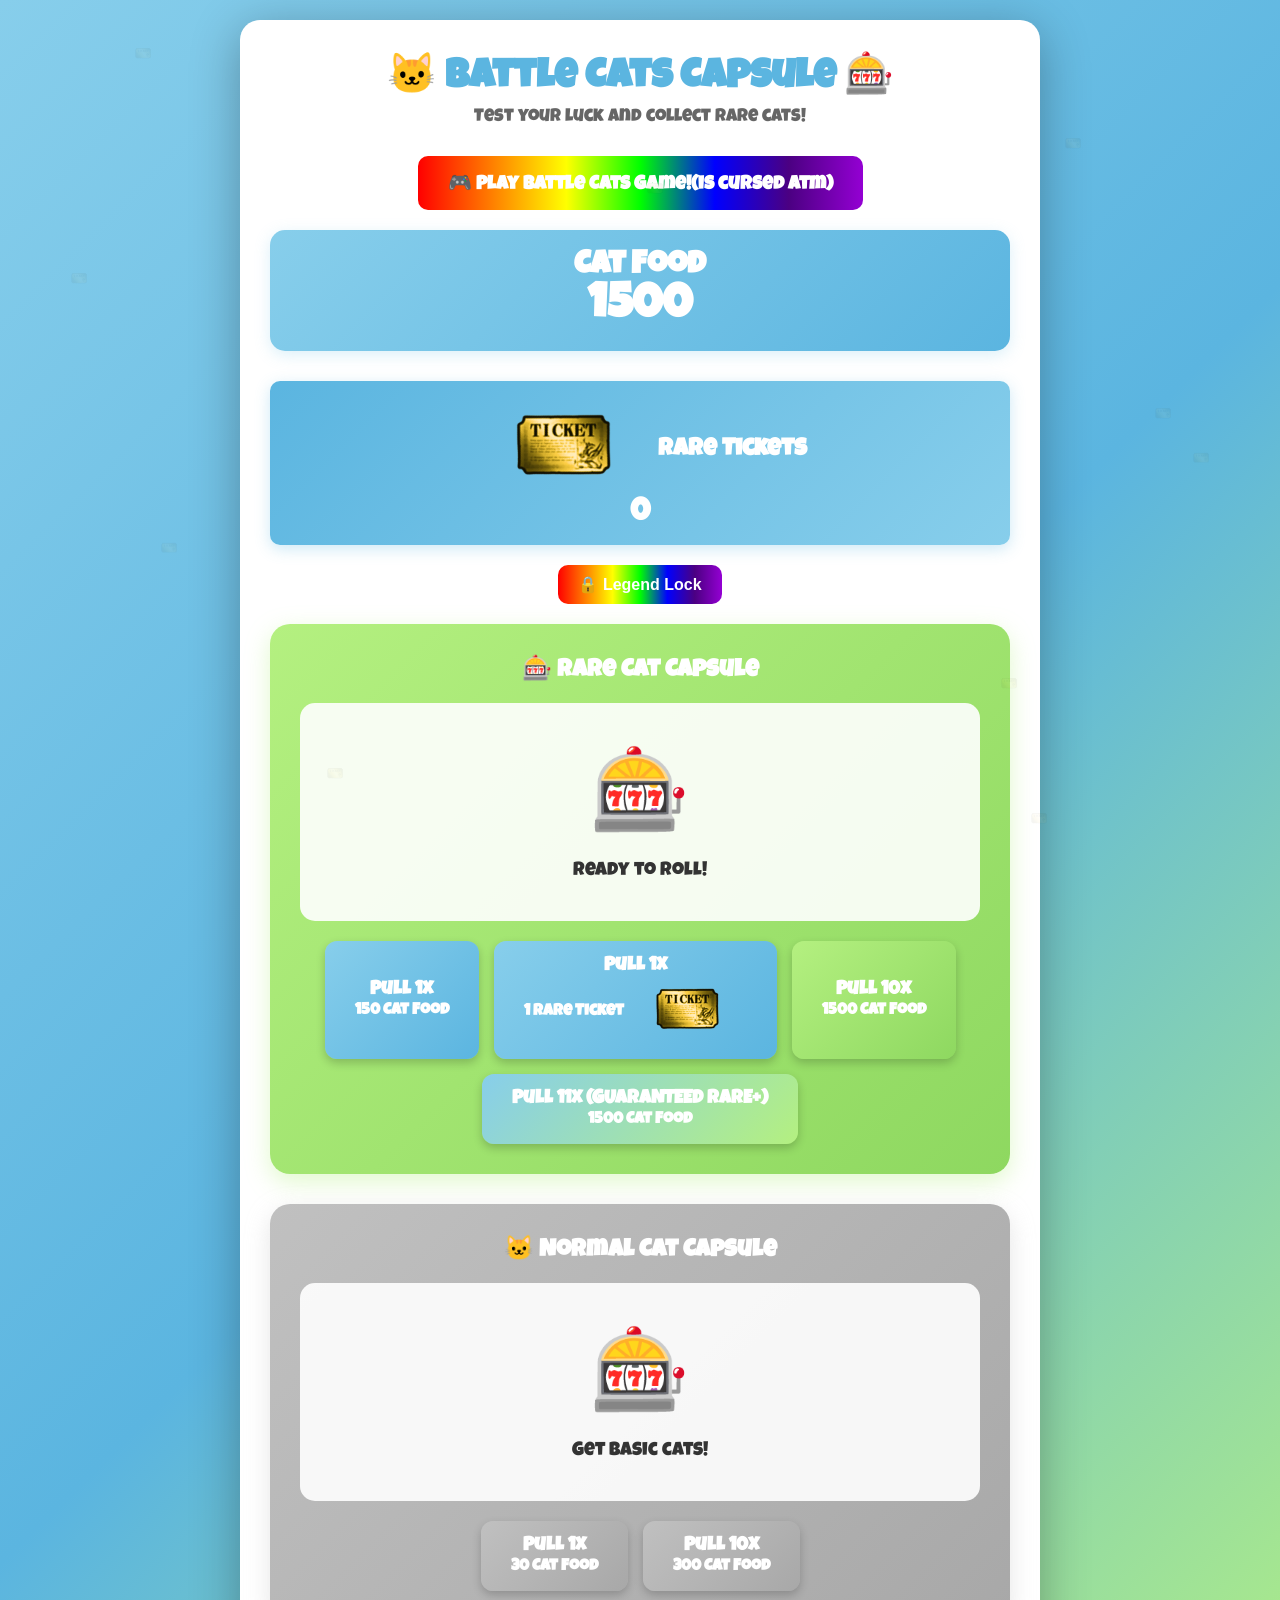
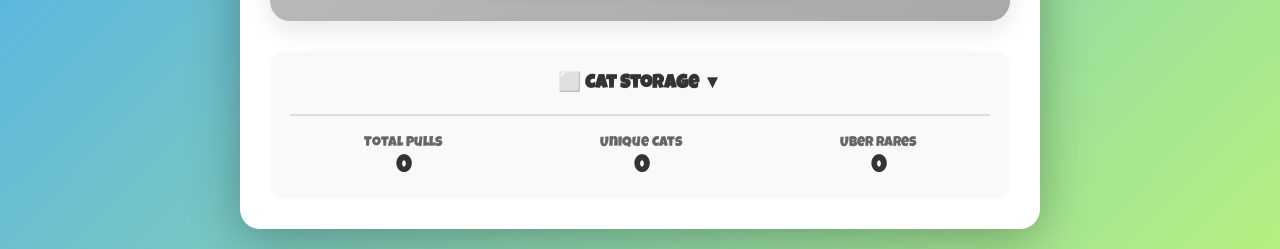
<file: battle-cats-capsule/index.html>
<!doctype html>
<html lang="en">
    <head>
        <meta charset="UTF-8" />
        <meta name="viewport" content="width=device-width, initial-scale=1.0" />
        <title>Battle Cats Capsule Machine</title>
        <link rel="preconnect" href="https://fonts.googleapis.com" />
        <link rel="preconnect" href="https://fonts.gstatic.com" crossorigin />
        <link
            href="https://fonts.googleapis.com/css2?family=Luckiest+Guy&display=swap"
            rel="stylesheet"
        />
        <style>
            * {
                margin: 0;
                padding: 0;
                box-sizing: border-box;
            }
            body {
                font-family: "Luckiest Guy", cursive;
                background: linear-gradient(
                    135deg,
                    #87ceeb 0%,
                    #5bb5e0 50%,
                    #b4f080 100%
                );
                min-height: 100vh;
                display: flex;
                flex-direction: column;
                align-items: center;
                padding: 20px;
            }
            .container {
                background: white;
                border-radius: 20px;
                box-shadow: 0 10px 50px rgba(0, 0, 0, 0.3);
                width: 100%;
                max-width: 800px;
                padding: 30px;
            }
            h1 {
                font-size: 2.5em;
                color: #5bb5e0;
                text-align: center;
                margin-bottom: 10px;
            }
            .subtitle {
                text-align: center;
                color: #666;
                margin-bottom: 30px;
                font-size: 1.1em;
            }
            .currency-display {
                background: linear-gradient(135deg, #87ceeb, #5bb5e0);
                padding: 20px;
                border-radius: 15px;
                text-align: center;
                margin-bottom: 30px;
                box-shadow: 0 4px 15px rgba(135, 206, 235, 0.3);
            }
            .currency-display h2 {
                color: white;
                font-size: 2em;
            }
            .currency-display .amount {
                font-size: 3em;
                font-weight: bold;
                color: white;
            }
            .capsule-machine {
                background: linear-gradient(135deg, #b4f080, #8ed860);
                border-radius: 20px;
                padding: 30px;
                margin-bottom: 30px;
                box-shadow: 0 8px 25px rgba(180, 240, 128, 0.4);
                position: relative;
            }
            .capsule-machine.silver {
                background: linear-gradient(135deg, #c0c0c0, #a8a8a8);
                box-shadow: 0 8px 25px rgba(192, 192, 192, 0.4);
            }
            .capsule-display {
                background: rgba(255, 255, 255, 0.9);
                border-radius: 15px;
                padding: 40px;
                text-align: center;
                min-height: 200px;
                display: flex;
                flex-direction: column;
                justify-content: center;
                align-items: center;
                margin-bottom: 20px;
            }
            .capsule-animation {
                font-size: 5em;
                animation: bounce 0.5s ease-in-out infinite;
            }
            @keyframes bounce {
                0%,
                100% {
                    transform: translateY(0);
                }
                50% {
                    transform: translateY(-20px);
                }
            }
            .pull-buttons {
                display: flex;
                gap: 15px;
                justify-content: center;
                flex-wrap: wrap;
            }
            .pull-btn {
                padding: 15px 30px;
                border: none;
                border-radius: 12px;
                font-size: 1.2em;
                font-weight: bold;
                cursor: pointer;
                transition: all 0.3s;
                color: white;
                box-shadow: 0 4px 10px rgba(0, 0, 0, 0.2);

                font-family: "Luckiest Guy", cursive;
            }
            .pull-btn:hover:not(:disabled) {
                transform: translateY(-3px);
                box-shadow: 0 6px 15px rgba(0, 0, 0, 0.3);
            }
            .pull-btn:disabled {
                opacity: 0.5;
                cursor: not-allowed;
            }
            .pull-1 {
                background: linear-gradient(135deg, #87ceeb, #5bb5e0);
            }
            .pull-10 {
                background: linear-gradient(135deg, #b4f080, #8ed860);
            }
            .pull-11 {
                background: linear-gradient(135deg, #87ceeb, #b4f080);
            }
            .inventory {
                background: #f8f9fa;
                border-radius: 15px;
                padding: 20px;
                margin-top: 30px;
            }
            .inventory h3 {
                color: #333;
                margin-bottom: 20px;
                text-align: center;
            }
            .cats-grid {
                display: grid;
                grid-template-columns: repeat(auto-fill, minmax(150px, 1fr));
                gap: 15px;
            }
            .cat-card {
                background: white;
                border-radius: 12px;
                padding: 15px;
                text-align: center;
                box-shadow: 0 2px 8px rgba(0, 0, 0, 0.1);
                position: relative;
            }
            .cat-card .rarity {
                position: absolute;
                top: 5px;
                right: 5px;
                padding: 3px 8px;
                border-radius: 5px;
                font-size: 0.8em;
                font-weight: bold;
                color: white;
            }
            .rarity.normal {
                background: transparent;
            }
            .rarity.rare {
                background: transparent;
                color: #ffd700;
            }
            .rarity.super.rare {
                background: transparent;
                color: #ffd700;
            }
            .rarity.uber.super.rare {
                background: transparent;
            }
            .rarity.legend {
                background: transparent;
            }
            .cat-card .icon {
                font-size: 3em;
                margin: 10px 0;
            }
            .cat-card .name {
                font-weight: bold;
                color: #333;
                margin-bottom: 5px;
            }
            .cat-card .count {
                color: #666;
                font-size: 0.9em;
            }
            .result-display {
                text-align: center;
                animation: fadeIn 0.5s;
            }
            .result-display .cat-icon {
                font-size: 6em;
                margin: 20px 0;
            }
            .result-display .cat-name {
                font-size: 2em;
                font-weight: bold;
                margin-bottom: 10px;
            }
            .result-display .rarity-badge {
                display: inline-block;
                padding: 0;
                border-radius: 0;
                background: transparent;
                font-weight: bold;
                margin-bottom: 15px;
                font-size: 4em;
                font-family:
                    Impact, "Arial Black", "Franklin Gothic Bold", sans-serif;
            }
            @keyframes fadeIn {
                from {
                    opacity: 0;
                    transform: scale(0.8);
                }
                to {
                    opacity: 1;
                    transform: scale(1);
                }
            }
            .multi-results {
                display: grid;
                grid-template-columns: repeat(auto-fit, minmax(120px, 1fr));
                gap: 15px;
                margin-top: 20px;
            }
            .multi-result-card {
                background: white;
                border-radius: 10px;
                padding: 15px;
                text-align: center;
                box-shadow: 0 2px 8px rgba(0, 0, 0, 0.1);
                animation: slideIn 0.5s ease-out;
                animation-fill-mode: both;
            }
            @keyframes slideIn {
                from {
                    opacity: 0;
                    transform: translateY(20px);
                }
                to {
                    opacity: 1;
                    transform: translateY(0);
                }
            }
            .multi-result-card:nth-child(1) {
                animation-delay: 0.1s;
            }
            .multi-result-card:nth-child(2) {
                animation-delay: 0.2s;
            }
            .multi-result-card:nth-child(3) {
                animation-delay: 0.3s;
            }
            .multi-result-card:nth-child(4) {
                animation-delay: 0.4s;
            }
            .multi-result-card:nth-child(5) {
                animation-delay: 0.5s;
            }
            .multi-result-card:nth-child(6) {
                animation-delay: 0.6s;
            }
            .multi-result-card:nth-child(7) {
                animation-delay: 0.7s;
            }
            .multi-result-card:nth-child(8) {
                animation-delay: 0.8s;
            }
            .multi-result-card:nth-child(9) {
                animation-delay: 0.9s;
            }
            .multi-result-card:nth-child(10) {
                animation-delay: 1s;
            }
            .multi-result-card:nth-child(11) {
                animation-delay: 1.1s;
            }
            .stats {
                display: flex;
                justify-content: space-around;
                margin-top: 20px;
                padding-top: 20px;
                border-top: 2px solid #ddd;
                flex-wrap: wrap;
                gap: 10px;
            }
            .stat {
                text-align: center;
            }
            .stat .label {
                color: #666;
                font-size: 0.9em;
                margin-bottom: 5px;
            }
            .stat .value {
                color: #333;
                font-size: 1.5em;
                font-weight: bold;
            }
            .password-modal {
                display: none;
                position: fixed;
                top: 0;
                left: 0;
                right: 0;
                bottom: 0;
                background: rgba(0, 0, 0, 0.8);
                z-index: 2000;
                justify-content: center;
                align-items: center;
            }
            .password-modal.show {
                display: flex;
            }
            .password-modal-content {
                background: white;
                padding: 30px;
                border-radius: 15px;
                max-width: 400px;
                width: 90%;
            }
            .password-modal h3 {
                margin-bottom: 15px;
                color: #333;
            }
            .password-display {
                width: 100%;
                padding: 12px;
                border: 2px solid #5bb5e0;
                border-radius: 8px;
                font-size: 1.5em;
                margin: 10px 0;
                text-align: center;
                background: #f8f9fa;
                min-height: 50px;
                letter-spacing: 5px;
            }
            .password-modal button {
                padding: 12px 24px;
                margin: 5px;
                border: none;
                border-radius: 8px;
                cursor: pointer;
                font-size: 1em;
            }
            .password-modal .submit-btn {
                background: #5bb5e0;
                color: white;
            }
            .password-modal .cancel-btn {
                background: #ddd;
            }
            .next-btn {
                margin-top: 20px;
                padding: 15px 40px;
                background: linear-gradient(135deg, #87ceeb, #b4f080);
                color: white;
                border: none;
                border-radius: 12px;
                font-size: 1.2em;
                font-weight: bold;
                cursor: pointer;
                box-shadow: 0 4px 10px rgba(0, 0, 0, 0.2);
                transition: all 0.3s;
            }
            .next-btn:hover {
                transform: translateY(-2px);
                box-shadow: 0 6px 15px rgba(0, 0, 0, 0.3);
            }
            .hidden-ticket {
                position: fixed;
                width: 30px;
                height: auto;
                font-size: 20px;
                opacity: 0.05;
                cursor: pointer;
                transition: opacity 0.3s;
                z-index: 10;
            }
            .hidden-ticket:hover {
                opacity: 1;
                transform: scale(1.5);
            }
            .ticket-display {
                background: linear-gradient(135deg, #5bb5e0, #87ceeb);
                padding: 15px;
                border-radius: 10px;
                text-align: center;
                margin-bottom: 20px;
                box-shadow: 0 4px 15px rgba(91, 181, 224, 0.3);
            }
            .ticket-display h3 {
                color: white;
                font-size: 1.5em;
            }
            .ticket-display .amount {
                font-size: 2em;
                font-weight: bold;
                color: white;
            }
        </style>
    </head>
    <body>
        <!-- Hidden rare tickets scattered around the page -->
        <div
            class="hidden-ticket"
            style="top: 5%; left: 10%"
            onclick="collectTicket(this)"
        >
            <img
                src="images/rare ticket.png"
                style="width: 30px; height: auto; transform: rotate(0deg)"
            />
        </div>
        <div
            class="hidden-ticket"
            style="top: 15%; right: 15%"
            onclick="collectTicket(this)"
        >
            <img
                src="images/rare ticket.png"
                style="width: 30px; height: auto; transform: rotate(0deg)"
            />
        </div>
        <div
            class="hidden-ticket"
            style="top: 30%; left: 5%"
            onclick="collectTicket(this)"
        >
            <img
                src="images/rare ticket.png"
                style="width: 30px; height: auto; transform: rotate(0deg)"
            />
        </div>
        <div
            class="hidden-ticket"
            style="top: 45%; right: 8%"
            onclick="collectTicket(this)"
        >
            <img
                src="images/rare ticket.png"
                style="width: 30px; height: auto; transform: rotate(0deg)"
            />
        </div>
        <div
            class="hidden-ticket"
            style="top: 60%; left: 12%"
            onclick="collectTicket(this)"
        >
            <img
                src="images/rare ticket.png"
                style="width: 30px; height: auto; transform: rotate(0deg)"
            />
        </div>
        <div
            class="hidden-ticket"
            style="top: 75%; right: 20%"
            onclick="collectTicket(this)"
        >
            <img
                src="images/rare ticket.png"
                style="width: 30px; height: auto; transform: rotate(0deg)"
            />
        </div>
        <div
            class="hidden-ticket"
            style="top: 85%; left: 25%"
            onclick="collectTicket(this)"
        >
            <img
                src="images/rare ticket.png"
                style="width: 30px; height: auto; transform: rotate(0deg)"
            />
        </div>
        <div
            class="hidden-ticket"
            style="top: 20%; left: 50%"
            onclick="collectTicket(this)"
        >
            <img
                src="images/rare ticket.png"
                style="width: 30px; height: auto; transform: rotate(0deg)"
            />
        </div>
        <div
            class="hidden-ticket"
            style="top: 50%; right: 5%"
            onclick="collectTicket(this)"
        >
            <img
                src="images/rare ticket.png"
                style="width: 30px; height: auto; transform: rotate(0deg)"
            />
        </div>
        <div
            class="hidden-ticket"
            style="top: 90%; left: 80%"
            onclick="collectTicket(this)"
        >
            <img
                src="images/rare ticket.png"
                style="width: 30px; height: auto; transform: rotate(0deg)"
            />
        </div>

        <!-- Password Modal -->
        <div class="password-modal" id="passwordModal">
            <div class="password-modal-content">
                <h3>🔒 Enter Legend Lock Passcode</h3>
                <div class="password-display" id="passwordDisplay"></div>
                <div>
                    <button class="submit-btn" onclick="submitPasscode()">
                        Submit
                    </button>
                    <button class="cancel-btn" onclick="closePasswordModal()">
                        Cancel
                    </button>
                </div>
            </div>
        </div>

        <div class="container">
            <h1>🐱 Battle Cats Capsule 🎰</h1>
            <p class="subtitle">Test your luck and collect rare cats!</p>

            <div style="text-align: center; margin-bottom: 20px">
                <a
                    href="game.html"
                    style="
                        display: inline-block;
                        padding: 15px 30px;
                        background: linear-gradient(
                            to right,
                            #ff0000,
                            #ff7f00,
                            #ffff00,
                            #00ff00,
                            #0000ff,
                            #4b0082,
                            #9400d3
                        );
                        color: white;
                        text-decoration: none;
                        border-radius: 10px;
                        font-size: 1.2em;
                        font-weight: bold;
                        font-family: &quot;Luckiest Guy&quot;, cursive;
                    "
                    >🎮 Play Battle Cats Game!(is cursed atm)</a
                >
            </div>

            <div class="currency-display">
                <h2>Cat Food</h2>
                <div class="amount" id="catFood">1500</div>
            </div>

            <div class="ticket-display">
                <h3>
                    <img
                        src="images/rare ticket.png"
                        style="
                            width: 180px;
                            height: auto;
                            vertical-align: middle;
                            transform: rotate(0deg);
                        "
                    />
                    Rare Tickets
                </h3>
                <div class="amount" id="rareTickets">0</div>
            </div>

            <div style="text-align: center; margin-bottom: 20px">
                <button
                    onclick="showLegendLock()"
                    style="
                        padding: 10px 20px;
                        background: linear-gradient(
                            to right,
                            #ff0000,
                            #ff7f00,
                            #ffff00,
                            #00ff00,
                            #0000ff,
                            #4b0082,
                            #9400d3
                        );
                        color: white;
                        border: none;
                        border-radius: 10px;
                        font-size: 1em;
                        cursor: pointer;
                        font-weight: bold;
                    "
                >
                    🔒 Legend Lock
                </button>
                <div
                    id="legendStatus"
                    style="margin-top: 10px; color: white; font-weight: bold"
                ></div>
            </div>

            <div class="capsule-machine">
                <h2
                    style="
                        color: white;
                        text-align: center;
                        margin-bottom: 20px;
                    "
                >
                    🎰 Rare Cat Capsule
                </h2>
                <div class="capsule-display" id="capsuleDisplay">
                    <div class="capsule-animation">🎰</div>
                    <p style="color: #333; margin-top: 20px; font-size: 1.2em">
                        Ready to roll!
                    </p>
                </div>

                <div class="pull-buttons">
                    <button
                        class="pull-btn pull-1"
                        onclick="pullCapsule(1, false)"
                    >
                        Pull 1x<br />
                        <small>150 Cat Food</small>
                    </button>
                    <button
                        class="pull-btn pull-1"
                        onclick="pullCapsule(1, false, true)"
                        style="
                            background: linear-gradient(
                                135deg,
                                #87ceeb,
                                #5bb5e0
                            );
                        "
                    >
                        Pull 1x<br />
                        <small
                            >1 Rare Ticket
                            <img
                                src="images/rare ticket.png"
                                style="
                                    width: 120px;
                                    height: auto;
                                    vertical-align: middle;
                                    transform: rotate(0deg);
                                "
                        /></small>
                    </button>
                    <button
                        class="pull-btn pull-10"
                        onclick="pullCapsule(10, false)"
                    >
                        Pull 10x<br />
                        <small>1500 Cat Food</small>
                    </button>
                    <button
                        class="pull-btn pull-11"
                        onclick="pullCapsule(11, false)"
                    >
                        Pull 11x (GUARANTEED RARE+)<br />
                        <small>1500 Cat Food</small>
                    </button>
                </div>
            </div>

            <div class="capsule-machine silver" style="margin-top: 20px">
                <h2
                    style="
                        color: white;
                        text-align: center;
                        margin-bottom: 20px;
                    "
                >
                    🐱 Normal Cat Capsule
                </h2>
                <div class="capsule-display" id="normalCapsuleDisplay">
                    <div class="capsule-animation">🎰</div>
                    <p style="color: #333; margin-top: 20px; font-size: 1.2em">
                        Get basic cats!
                    </p>
                </div>

                <div class="pull-buttons">
                    <button
                        class="pull-btn pull-1"
                        onclick="pullCapsule(1, true)"
                        style="
                            background: linear-gradient(
                                135deg,
                                #c0c0c0,
                                #a8a8a8
                            );
                        "
                    >
                        Pull 1x<br />
                        <small>30 Cat Food</small>
                    </button>
                    <button
                        class="pull-btn pull-10"
                        onclick="pullCapsule(10, true)"
                        style="
                            background: linear-gradient(
                                135deg,
                                #c0c0c0,
                                #a8a8a8
                            );
                        "
                    >
                        Pull 10x<br />
                        <small>300 Cat Food</small>
                    </button>
                </div>
            </div>

            <div class="inventory">
                <h3 onclick="toggleCatStorage()" style="cursor: pointer">
                    ⬜ Cat Storage <span id="storageToggle">▼</span>
                </h3>
                <div
                    class="cats-grid"
                    id="catsGrid"
                    style="display: none"
                ></div>
                <div class="stats">
                    <div class="stat">
                        <div class="label">Total Pulls</div>
                        <div class="value" id="totalPulls">0</div>
                    </div>
                    <div class="stat">
                        <div class="label">Unique Cats</div>
                        <div class="value" id="uniqueCats">0</div>
                    </div>
                    <div class="stat">
                        <div class="label">Uber Rares</div>
                        <div class="value" id="uberCount">0</div>
                    </div>
                </div>
            </div>
        </div>

        <script>
            const normalCats = [
                // Normal cats for basic capsule
                {
                    name: "Cat",
                    icon: "images/cat.png",
                    rarity: "normal",
                    isImage: true,
                },
                {
                    name: "Tank Cat",
                    icon: "images/tank.png",
                    rarity: "normal",
                    isImage: true,
                },
                {
                    name: "Axe Cat",
                    icon: "images/axe.png",
                    rarity: "normal",
                    isImage: true,
                },
                {
                    name: "Gross Cat",
                    icon: "images/gross.webp",
                    rarity: "normal",
                    isImage: true,
                },
                {
                    name: "Cow Cat",
                    icon: "images/cow.webp",
                    rarity: "normal",
                    isImage: true,
                },
                {
                    name: "Bird Cat",
                    icon: "images/bird.png",
                    rarity: "normal",
                    isImage: true,
                },
                {
                    name: "Fish Cat",
                    icon: "images/fish.png",
                    rarity: "normal",
                    isImage: true,
                },
                {
                    name: "Lizard Cat",
                    icon: "images/lizard.png",
                    rarity: "normal",
                    isImage: true,
                },
                {
                    name: "Titan Cat",
                    icon: "images/titan.webp",
                    rarity: "normal",
                    isImage: true,
                },
            ];

            const cats = [
                // Rare (69.7% drop rate)
                { name: "Paris Cat", icon: "🗼", rarity: "rare" },
                { name: "Jurassic Cat", icon: "🦖", rarity: "rare" },
                { name: "Viking Cat", icon: "🪓", rarity: "rare" },
                { name: "Captain Cat", icon: "⚓", rarity: "rare" },
                { name: "Thief Cat", icon: "🥷", rarity: "rare" },
                { name: "Monk Cat", icon: "🧘", rarity: "rare" },
                { name: "Fisherman Cat", icon: "🎣", rarity: "rare" },
                { name: "Necromancer Cat", icon: "🧙", rarity: "rare" },
                { name: "Sorceress Cat", icon: "🔮", rarity: "rare" },
                { name: "Archer Cat", icon: "🏹", rarity: "rare" },
                { name: "Swordsman Cat", icon: "⚔️", rarity: "rare" },
                { name: "Stilts Cat", icon: "🦿", rarity: "rare" },

                // Super Rare (25% drop rate)
                { name: "Hacker Cat", icon: "💻", rarity: "super rare" },
                { name: "Sushi Cat", icon: "🍣", rarity: "super rare" },
                { name: "Nerd Cat", icon: "🤓", rarity: "super rare" },
                { name: "Cyborg Cat", icon: "🤖", rarity: "super rare" },
                { name: "Rocker Cat", icon: "🎸", rarity: "super rare" },

                // Uber Super Rare (5% drop rate)
                { name: "Dragon Cat", icon: "🐉", rarity: "uber super rare" },
                { name: "Demon Cat", icon: "😈", rarity: "uber super rare" },
                { name: "Angel Cat", icon: "😇", rarity: "uber super rare" },
                { name: "Kamukura Cat", icon: "👑", rarity: "uber super rare" },
                { name: "Megidora", icon: "🦁", rarity: "uber super rare" },

                // Legend (0.3% drop rate)
                { name: "Legend Cat", icon: "⭐", rarity: "legend" },
                { name: "Mythic Cat", icon: "🌟", rarity: "legend" },
            ];

            let catFood = 1500;
            let inventory = {};
            let totalPulls = 0;
            let rareTickets = 0;
            let currentResults = [];
            let currentResultIndex = 0;
            let isNormalPull = false;
            let legendLockActive = false;
            let legendLockUsed = false;
            let passwordInput = "";
            let passwordTimeout = null;

            function showLegendLock() {
                if (legendLockUsed) {
                    alert(
                        "Legend Lock has already been used! It's a one-time code.",
                    );
                    return;
                }
                passwordInput = "";
                document.getElementById("passwordDisplay").textContent = "";
                document.getElementById("passwordModal").classList.add("show");

                // Listen for keyboard input
                document.addEventListener("keydown", handlePasswordInput);
            }

            function handlePasswordInput(e) {
                if (e.key === "Enter") {
                    submitPasscode();
                } else if (e.key === "Backspace") {
                    passwordInput = passwordInput.slice(0, -1);
                    updatePasswordDisplay();
                } else if (e.key.length === 1) {
                    passwordInput += e.key;
                    const display = document.getElementById("passwordDisplay");

                    // Show the actual character briefly
                    updatePasswordDisplay(e.key);

                    // Replace with bullet after 100ms
                    clearTimeout(passwordTimeout);
                    passwordTimeout = setTimeout(() => {
                        updatePasswordDisplay();
                    }, 100);
                }
            }

            function updatePasswordDisplay(lastChar = null) {
                const display = document.getElementById("passwordDisplay");
                if (passwordInput.length === 0) {
                    display.textContent = "";
                } else if (lastChar) {
                    display.textContent =
                        "•".repeat(passwordInput.length - 1) + lastChar;
                } else {
                    display.textContent = "•".repeat(passwordInput.length);
                }
            }

            function submitPasscode() {
                document.removeEventListener("keydown", handlePasswordInput);
                document
                    .getElementById("passwordModal")
                    .classList.remove("show");

                if (passwordInput === "legendz4life") {
                    legendLockActive = true;
                    legendLockUsed = true;
                    document.getElementById("legendStatus").textContent =
                        "🌟 LEGEND LOCK ACTIVE! Next pull guaranteed Legend Rare! 🌟";
                    document.getElementById("legendStatus").style.color =
                        "#FFD700";

                    // Celebration effect
                    const celebration = document.createElement("div");
                    celebration.textContent = "🔓 LEGEND LOCK ACTIVATED!";
                    celebration.style.cssText =
                        "position: fixed; top: 50%; left: 50%; transform: translate(-50%, -50%); background: linear-gradient(to right, #ff0000, #ff7f00, #ffff00, #00ff00, #0000ff, #4b0082, #9400d3); color: white; padding: 30px 50px; border-radius: 20px; font-size: 2em; font-weight: bold; z-index: 1000; box-shadow: 0 10px 50px rgba(0,0,0,0.5); opacity: 1; font-family: 'Luckiest Guy', cursive; ";
                    document.body.appendChild(celebration);
                    setTimeout(() => celebration.remove(), 2000);
                } else {
                    alert("❌ Wrong passcode!");
                }
                passwordInput = "";
            }

            function closePasswordModal() {
                document.removeEventListener("keydown", handlePasswordInput);
                document
                    .getElementById("passwordModal")
                    .classList.remove("show");
                passwordInput = "";
            }

            function toggleCatStorage() {
                const grid = document.getElementById("catsGrid");
                const toggle = document.getElementById("storageToggle");
                if (grid.style.display === "none") {
                    grid.style.display = "grid";
                    toggle.textContent = "▲";
                } else {
                    grid.style.display = "none";
                    toggle.textContent = "▼";
                }
            }

            function getRarityText(rarity) {
                if (rarity === "legend")
                    return '<span style="background: linear-gradient(135deg, #ff0000 0%, #ff7f00 15%, #ffff00 30%, #00ff00 45%, #0000ff 60%, #4b0082 75%, #9400d3 100%); -webkit-background-clip: text; -webkit-text-fill-color: transparent; background-clip: text; font-weight: bold; filter: drop-shadow(2px 2px 4px rgba(0,0,0,0.5)) drop-shadow(0 0 15px rgba(255,255,255,0.9));">LEGEND</span> <span style="background: linear-gradient(180deg, #FFD700 0%, #FFE44D 50%, #FFD700 100%); -webkit-background-clip: text; -webkit-text-fill-color: transparent; background-clip: text; filter: drop-shadow(2px 2px 3px rgba(0,0,0,0.6)) drop-shadow(0 0 10px rgba(255,215,0,0.8));">RARE</span>';
                if (rarity === "uber super rare")
                    return '<span style="background: linear-gradient(180deg, #ff3333 0%, #ff8888 50%, #ff3333 100%); -webkit-background-clip: text; -webkit-text-fill-color: transparent; background-clip: text; filter: drop-shadow(2px 2px 3px rgba(0,0,0,0.6)) drop-shadow(0 0 10px rgba(255,100,100,0.8));">UBER</span> <span style="background: linear-gradient(180deg, #FFD700 0%, #FFE44D 50%, #FFD700 100%); -webkit-background-clip: text; -webkit-text-fill-color: transparent; background-clip: text; filter: drop-shadow(2px 2px 3px rgba(0,0,0,0.6)) drop-shadow(0 0 10px rgba(255,215,0,0.8));">SUPER RARE</span>';
                if (rarity === "super rare")
                    return '<span style="background: linear-gradient(180deg, #FFD700 0%, #FFE44D 50%, #FFD700 100%); -webkit-background-clip: text; -webkit-text-fill-color: transparent; background-clip: text; filter: drop-shadow(2px 2px 3px rgba(0,0,0,0.6)) drop-shadow(0 0 10px rgba(255,215,0,0.8));">SUPER RARE</span>';
                if (rarity === "rare")
                    return '<span style="background: linear-gradient(180deg, #FFD700 0%, #FFE44D 50%, #FFD700 100%); -webkit-background-clip: text; -webkit-text-fill-color: transparent; background-clip: text; filter: drop-shadow(2px 2px 3px rgba(0,0,0,0.6)) drop-shadow(0 0 10px rgba(255,215,0,0.8));">RARE</span>';
                return '<span style="color: #666;">NORMAL</span>';
            }

            function getRarityColor(rarity) {
                return "transparent";
            }

            function collectTicket(element) {
                rareTickets++;
                document.getElementById("rareTickets").textContent =
                    rareTickets;
                element.style.display = "none";

                // Show celebration
                const celebration = document.createElement("div");
                celebration.innerHTML =
                    '<img src="images/rare ticket.png" style="width: 240px; height: auto; vertical-align: middle; transform: rotate(0deg);"> Rare Ticket Found!';
                celebration.style.cssText =
                    "position: fixed; top: 50%; left: 50%; transform: translate(-50%, -50%); background: linear-gradient(135deg, #FFD700, #FFA500); color: white; padding: 30px 50px; border-radius: 20px; font-size: 2em; font-weight: bold; z-index: 1000; box-shadow: 0 10px 50px rgba(0,0,0,0.5); animation: fadeIn 0.5s; font-family: 'Luckiest Guy', cursive; ";
                document.body.appendChild(celebration);
                setTimeout(() => celebration.remove(), 2000);
            }

            function getRarityChance() {
                const rand = Math.random() * 100;
                if (rand < 0.3) return "legend";
                if (rand < 5.3) return "uber super rare";
                if (rand < 30.3) return "super rare";
                return "rare";
            }

            function pullCapsule(count, isNormal, useTicket = false) {
                let cost;
                let guaranteedRare = false;

                if (useTicket) {
                    if (rareTickets < 1) {
                        alert("Not enough Rare Tickets!");
                        return;
                    }
                    rareTickets--;
                    document.getElementById("rareTickets").textContent =
                        rareTickets;
                } else if (isNormal) {
                    cost = count === 1 ? 30 : 300;
                    if (catFood < cost) {
                        alert("Not enough Cat Food! 😿");
                        return;
                    }
                    catFood -= cost;
                    document.getElementById("catFood").textContent = catFood;
                } else {
                    if (count === 1) {
                        cost = 150;
                    } else if (count === 10) {
                        cost = 1500;
                    } else if (count === 11) {
                        cost = 1500;
                        guaranteedRare = true;
                    }
                    if (catFood < cost) {
                        alert("Not enough Cat Food! 😿");
                        return;
                    }
                    catFood -= cost;
                    document.getElementById("catFood").textContent = catFood;
                }

                const display = isNormal
                    ? document.getElementById("normalCapsuleDisplay")
                    : document.getElementById("capsuleDisplay");
                display.innerHTML =
                    '<div class="capsule-animation">🎰</div><p style="color: #333; margin-top: 20px; font-size: 1.2em; ">Rolling...</p>';

                setTimeout(() => {
                    const results = [];

                    for (let i = 0; i < count; i++) {
                        let pulledCat;

                        if (isNormal) {
                            // Normal capsule - just pick random normal cat
                            pulledCat =
                                normalCats[
                                    Math.floor(
                                        Math.random() * normalCats.length,
                                    )
                                ];
                        } else {
                            // Rare capsule - use rarity system
                            let targetRarity;

                            // Check for legend lock on first pull
                            if (legendLockActive && i === 0) {
                                targetRarity = "legend";
                                legendLockActive = false;
                                document.getElementById(
                                    "legendStatus",
                                ).textContent = "";
                            }
                            // Guaranteed rare or better on 11th pull (at least super rare)
                            else if (guaranteedRare && i === count - 1) {
                                const rand = Math.random() * 100;
                                if (rand < 1) targetRarity = "legend";
                                else if (rand < 20)
                                    targetRarity = "uber super rare";
                                else targetRarity = "super rare";
                            } else {
                                targetRarity = getRarityChance();
                            }

                            const availableCats = cats.filter(
                                (c) => c.rarity === targetRarity,
                            );
                            pulledCat =
                                availableCats[
                                    Math.floor(
                                        Math.random() * availableCats.length,
                                    )
                                ];
                        }

                        results.push(pulledCat);

                        if (!inventory[pulledCat.name]) {
                            inventory[pulledCat.name] = {
                                ...pulledCat,
                                count: 0,
                            };
                        }
                        inventory[pulledCat.name].count++;
                        totalPulls++;
                    }

                    currentResults = results;
                    currentResultIndex = 0;
                    isNormalPull = isNormal;
                    showNextResult();
                }, 1500);
            }

            function showNextResult() {
                if (currentResultIndex >= currentResults.length) {
                    updateInventory();
                    updateStats();
                    return;
                }

                const cat = currentResults[currentResultIndex];
                const display = isNormalPull
                    ? document.getElementById("normalCapsuleDisplay")
                    : document.getElementById("capsuleDisplay");

                const catDisplay = cat.isImage
                    ? `<img src="${cat.icon}" style="width: 200px; height: 200px; object-fit: contain;">`
                    : cat.icon;

                display.innerHTML = `
                <div class="result-display">
                    <div class="rarity-badge" style="background: ${getRarityColor(cat.rarity)};">${getRarityText(cat.rarity)}</div>
                    <div class="cat-icon">${catDisplay}</div>
                    <div class="cat-name">${cat.name}</div>
                    <p style="margin-top: 15px; color: #666; ">${currentResultIndex + 1} of ${currentResults.length}</p>
                    ${currentResultIndex < currentResults.length - 1 ? '<button class="next-btn" onclick="nextCat()">Next Cat →</button>' : '<button class="next-btn" onclick="finishPull()">Done! ✓</button>'}
                </div>
            `;
            }

            function nextCat() {
                currentResultIndex++;
                showNextResult();
            }

            function finishPull() {
                const display = isNormalPull
                    ? document.getElementById("normalCapsuleDisplay")
                    : document.getElementById("capsuleDisplay");
                display.innerHTML =
                    '<div class="capsule-animation">🎰</div><p style="color: #333; margin-top: 20px; font-size: 1.2em; ">Ready to roll!</p>';
                updateInventory();
                updateStats();
            }

            function displayResults(results, isNormal) {
                const display = isNormal
                    ? document.getElementById("normalCapsuleDisplay")
                    : document.getElementById("capsuleDisplay");

                if (results.length === 1) {
                    const cat = results[0];
                    display.innerHTML = `
                    <div class="result-display">
                        <div class="cat-icon">${cat.icon}</div>
                        <div class="cat-name" style="">${cat.name}</div>
                        <div class="rarity-badge ${cat.rarity}">${cat.rarity.toUpperCase().replace("-", " ")}</div>
                    </div>
                `;
                } else {
                    let html = '<div class="multi-results">';
                    results.forEach((cat) => {
                        html += `
                        <div class="multi-result-card">
                            <div class="rarity ${cat.rarity}" style="padding: 3px 8px; border-radius: 5px; font-size: 0.7em; margin-bottom: 5px;">${cat.rarity.split("-")[0].toUpperCase()}</div>
                            <div style="font-size: 2.5em;">${cat.icon}</div>
                            <div style="font-size: 0.9em; font-weight: bold; margin-top: 5px; ">${cat.name}</div>
                        </div>
                    `;
                    });
                    html += "</div>";
                    display.innerHTML = html;
                }
            }

            function updateInventory() {
                const grid = document.getElementById("catsGrid");

                const sortedCats = Object.values(inventory).sort((a, b) => {
                    const rarityOrder = {
                        legend: 0,
                        "uber super rare": 1,
                        "super rare": 2,
                        rare: 3,
                        normal: 4,
                    };
                    return rarityOrder[a.rarity] - rarityOrder[b.rarity];
                });

                grid.innerHTML = sortedCats
                    .map((cat) => {
                        const catDisplay = cat.isImage
                            ? `<img src="${cat.icon}" style="width: 60px; height: 60px; object-fit: contain;">`
                            : cat.icon;
                        const rarityDisplay = getRarityText(cat.rarity);
                        return `
                    <div class="cat-card">
                        <div class="rarity ${cat.rarity}" style="font-size: 0.8em;">${rarityDisplay}</div>
                        <div class="icon">${catDisplay}</div>
                        <div class="name">${cat.name}</div>
                        <div class="count">x${cat.count}</div>
                    </div>
                `;
                    })
                    .join("");
            }

            function updateStats() {
                document.getElementById("totalPulls").textContent = totalPulls;
                document.getElementById("uniqueCats").textContent =
                    Object.keys(inventory).length;

                const uberCount = Object.values(inventory).filter(
                    (cat) =>
                        cat.rarity === "uber super rare" ||
                        cat.rarity === "legend",
                ).length;
                document.getElementById("uberCount").textContent = uberCount;
            }

            // Initialize
            updateInventory();
            updateStats();
        </script>
    </body>
</html>
</file>
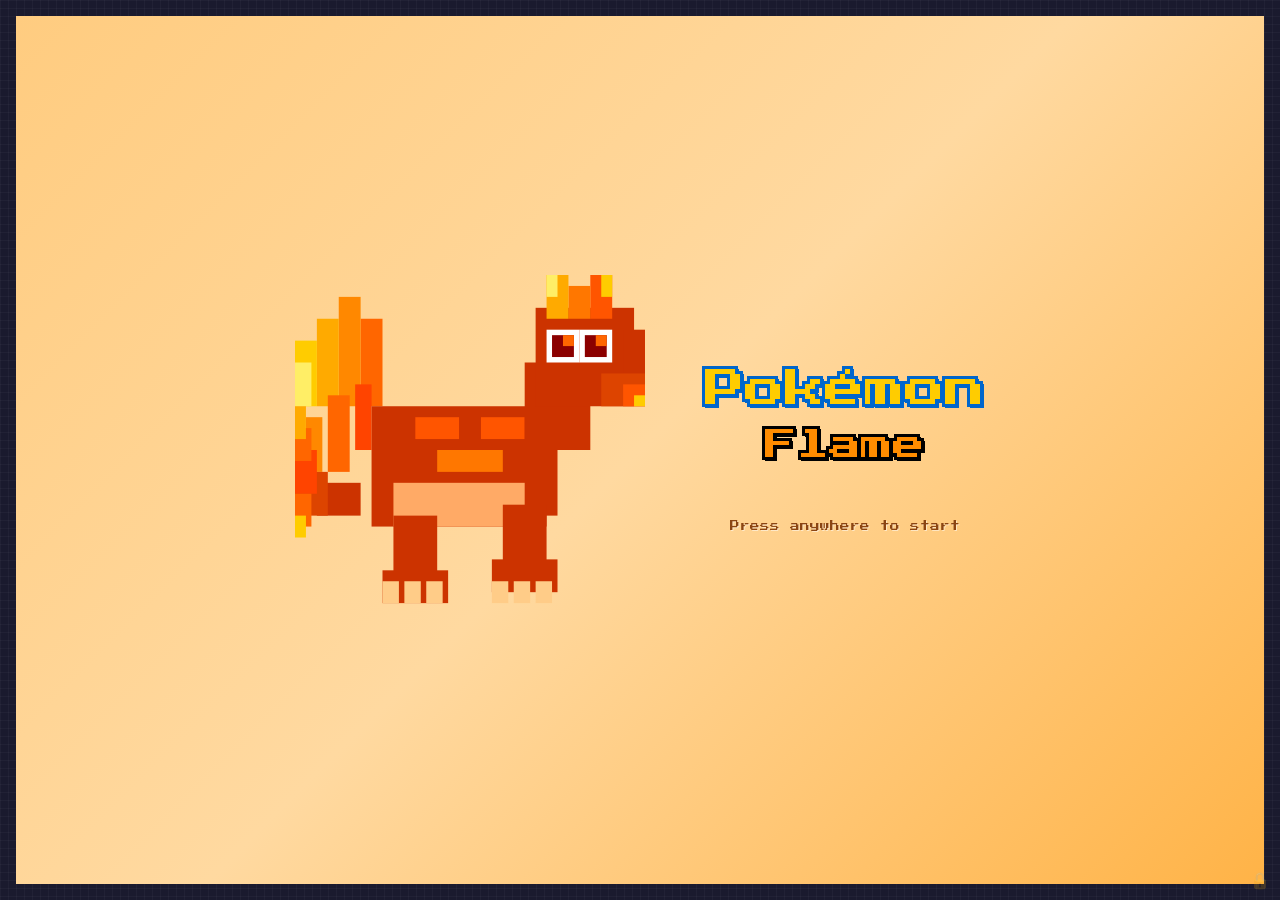
<file: pokemon-flame/index.html>
<!doctype html>
<html lang="en">
    <head>
        <meta charset="UTF-8" />
        <meta name="viewport" content="width=device-width, initial-scale=1.0" />
        <title>Pokémon Flame</title>
        <!-- Pixel Font -->
        <link
            href="https://fonts.googleapis.com/css2?family=Press+Start+2P&display=swap"
            rel="stylesheet"
        />
        <style>
            * {
                margin: 0;
                padding: 0;
                box-sizing: border-box;
                image-rendering: pixelated;
            }

            html,
            body {
                height: 100%;
                overflow: hidden;
            }

            body {
                font-family: "Press Start 2P", cursive;
                background: #1a1a2e;
                background-image:
                    linear-gradient(
                        rgba(255, 255, 255, 0.03) 1px,
                        transparent 1px
                    ),
                    linear-gradient(
                        90deg,
                        rgba(255, 255, 255, 0.03) 1px,
                        transparent 1px
                    );
                background-size: 8px 8px;
                min-height: 100vh;
                color: white;
                display: flex;
                flex-direction: column;
            }

            .game-container {
                flex: 1;
                display: flex;
                flex-direction: column;
                padding: 16px;
                max-height: 100vh;
            }

            h1 {
                text-align: center;
                font-size: 1.4em;
                margin-bottom: 8px;
                letter-spacing: 2px;
                flex-shrink: 0;
            }

            .title-pokemon {
                color: #ffcc00;
                text-shadow:
                    3px 3px 0 #0066cc,
                    -2px -2px 0 #0066cc,
                    2px -2px 0 #0066cc,
                    -2px 2px 0 #0066cc;
            }

            .title-frost {
                color: #87ceeb;
                text-shadow: 2px 2px 0 #000;
            }

            .title-and {
                color: #ffffff;
                text-shadow: 2px 2px 0 #000;
            }

            .title-flame {
                color: #ff8c00;
                text-shadow: 2px 2px 0 #000;
            }

            .subtitle {
                text-align: center;
                color: #888;
                margin-bottom: 12px;
                font-size: 0.5em;
                flex-shrink: 0;
            }

            /* Starter Selection */
            .starter-select {
                text-align: center;
                flex: 1;
                display: flex;
                flex-direction: column;
                justify-content: center;
                align-items: center;
            }

            .starter-select h2 {
                margin-bottom: 30px;
                font-size: 1em;
                text-shadow: 2px 2px 0 #333;
            }

            .starters {
                display: flex;
                justify-content: center;
                gap: 30px;
                flex-wrap: wrap;
            }

            .starter-card {
                background: #2a2a4a;
                border-radius: 0;
                padding: 20px;
                width: 200px;
                cursor: pointer;
                transition: all 0.1s ease;
                border: 4px solid #444;
                box-shadow: 4px 4px 0 #000;
            }

            .starter-card:hover {
                transform: translate(-2px, -2px);
                box-shadow: 6px 6px 0 #000;
            }

            .starter-card.fire {
                border-color: #ff6b6b;
            }
            .starter-card.water {
                border-color: #00d4ff;
            }
            .starter-card.grass {
                border-color: #4ade80;
            }

            .starter-card.fire:hover {
                background: #3a2020;
            }
            .starter-card.water:hover {
                background: #202a3a;
            }
            .starter-card.grass:hover {
                background: #203a20;
            }

            .starter-sprite {
                width: 120px;
                height: 120px;
                margin: 0 auto 15px;
                border-radius: 20px;
                display: flex;
                align-items: center;
                justify-content: center;
                padding: 10px;
                image-rendering: pixelated;
            }

            .starter-sprite svg {
                width: 100%;
                height: 100%;
                image-rendering: pixelated;
            }

            .starter-card.fire .starter-sprite {
                background: linear-gradient(135deg, #ff6b6b, #ff8e53);
            }
            .starter-card.water .starter-sprite {
                background: linear-gradient(135deg, #00d4ff, #0099cc);
            }
            .starter-card.grass .starter-sprite {
                background: linear-gradient(135deg, #4ade80, #22c55e);
            }

            .starter-name {
                font-size: 0.8em;
                font-weight: bold;
                margin-bottom: 8px;
            }

            .starter-type {
                color: #aaa;
                font-size: 0.5em;
                margin-bottom: 10px;
            }

            .starter-desc {
                font-size: 0.45em;
                color: #ccc;
                line-height: 1.8;
            }

            /* Battle Screen */
            .battle-screen {
                display: none;
                flex: 1;
                flex-direction: column;
            }

            .battle-screen.active {
                display: flex;
            }

            .battle-field {
                background: #228b22;
                background-image: linear-gradient(
                    180deg,
                    #87ceeb 0%,
                    #87ceeb 30%,
                    #90ee90 50%,
                    #228b22 100%
                );
                border: 4px solid #444;
                box-shadow: 4px 4px 0 #000;
                padding: 30px;
                margin-bottom: 16px;
                position: relative;
                flex: 1;
                min-height: 300px;
            }

            .pokemon-container {
                position: absolute;
                top: 0;
                left: 0;
                right: 0;
                bottom: 0;
            }

            .pokemon-box {
                position: absolute;
                display: flex;
                align-items: center;
                gap: 16px;
            }

            .pokemon-box.player {
                bottom: 20px;
                left: 40px;
            }

            .pokemon-box.player .pokemon-sprite {
                transform: scaleX(-1);
            }

            .pokemon-box.enemy {
                top: 20px;
                right: 40px;
            }

            .pokemon-sprite {
                width: 150px;
                height: 150px;
                display: flex;
                align-items: center;
                justify-content: center;
                image-rendering: pixelated;
                flex-shrink: 0;
            }

            .pokemon-sprite svg {
                width: 100%;
                height: 100%;
                image-rendering: pixelated;
            }

            .pokemon-info {
                background: #222;
                padding: 12px 16px;
                border: 3px solid #555;
                box-shadow: 3px 3px 0 #000;
                min-width: 160px;
                text-align: left;
            }

            .pokemon-name {
                font-weight: bold;
                font-size: 0.7em;
                margin-bottom: 4px;
            }

            .pokemon-level {
                font-size: 0.5em;
                color: #aaa;
                margin-bottom: 8px;
            }

            .hp-bar-container {
                background: #333;
                border: 2px solid #555;
                height: 16px;
                overflow: hidden;
                margin-bottom: 4px;
            }

            .hp-bar {
                height: 100%;
                background: #4ade80;
                transition: width 0.3s steps(10);
            }

            .hp-bar.low {
                background: #fbbf24;
            }
            .hp-bar.critical {
                background: #ef4444;
            }

            .hp-text {
                font-size: 0.5em;
                color: #ccc;
            }

            .exp-bar-container {
                background: #222;
                border: 2px solid #555;
                height: 8px;
                overflow: hidden;
                margin-top: 4px;
            }

            .exp-bar {
                height: 100%;
                background: #60a5fa;
                transition: width 0.5s ease;
            }

            .level-text {
                font-size: 0.45em;
                color: #60a5fa;
                margin-top: 2px;
            }

            /* Battle UI */
            .battle-ui {
                background: #1a1a2e;
                border: 4px solid #444;
                box-shadow: 4px 4px 0 #000;
                padding: 16px;
                flex-shrink: 0;
            }

            .message-box {
                background: #222;
                border: 3px solid #555;
                padding: 16px;
                margin-bottom: 16px;
                min-height: 50px;
                font-size: 0.6em;
                line-height: 1.8;
            }

            .action-buttons {
                display: grid;
                grid-template-columns: repeat(2, 1fr);
                gap: 12px;
            }

            .action-btn {
                padding: 16px;
                font-size: 0.7em;
                font-family: "Press Start 2P", cursive;
                font-weight: bold;
                border: 4px solid;
                cursor: pointer;
                transition: all 0.1s ease;
                box-shadow: 3px 3px 0 #000;
            }

            .action-btn:hover:not(:disabled) {
                transform: translate(-2px, -2px);
                box-shadow: 5px 5px 0 #000;
            }

            .action-btn:active:not(:disabled) {
                transform: translate(2px, 2px);
                box-shadow: 1px 1px 0 #000;
            }

            .action-btn:disabled {
                opacity: 0.5;
                cursor: not-allowed;
            }

            .action-btn.fight {
                background: #ef4444;
                border-color: #b91c1c;
                color: white;
            }
            .action-btn.fight:hover:not(:disabled) {
                background: #dc2626;
            }

            .moves-panel {
                display: none;
                grid-template-columns: repeat(2, 1fr);
                gap: 12px;
            }

            .move-btn {
                padding: 16px 12px;
                border: 4px solid;
                cursor: pointer;
                text-align: center;
                transition: all 0.1s ease;
                color: white;
                font-family: "Press Start 2P", cursive;
                box-shadow: 3px 3px 0 #000;
                font-size: 0.75em;
            }

            .move-btn:hover:not(:disabled) {
                transform: translate(-2px, -2px);
                box-shadow: 5px 5px 0 #000;
            }

            .move-btn:active:not(:disabled) {
                transform: translate(2px, 2px);
                box-shadow: 1px 1px 0 #000;
            }

            .move-btn:disabled {
                opacity: 0.5;
                cursor: not-allowed;
            }

            .move-btn.fire {
                background: #ff6b6b;
                border-color: #cc4444;
            }
            .move-btn.water {
                background: #00a8cc;
                border-color: #007799;
            }
            .move-btn.grass {
                background: #4ade80;
                border-color: #22aa55;
            }
            .move-btn.normal {
                background: #888888;
                border-color: #666666;
            }
            .move-btn.flying {
                background: #a890f0;
                border-color: #7060c0;
            }
            .move-btn.bug {
                background: #a8b820;
                border-color: #8a9a1b;
            }
            .move-btn.rock {
                background: #b8a038;
                border-color: #93802d;
            }
            .move-btn.electric {
                background: #f8d030;
                border-color: #c6a800;
                color: #000;
            }

            .action-btn.bag {
                background: #fbbf24;
                border-color: #d97706;
                color: #000;
            }
            .action-btn.bag:hover:not(:disabled) {
                background: #f59e0b;
            }

            /* Pokeball styles */
            .pokeball-container {
                position: absolute;
                z-index: 100;
            }

            .pokeball {
                width: 60px;
                height: 60px;
                background: linear-gradient(
                    180deg,
                    #ef4444 0%,
                    #ef4444 45%,
                    #222 45%,
                    #222 55%,
                    #fff 55%,
                    #fff 100%
                );
                border-radius: 50%;
                border: 4px solid #222;
                position: relative;
            }

            .pokeball::after {
                content: "";
                position: absolute;
                top: 50%;
                left: 50%;
                transform: translate(-50%, -50%);
                width: 16px;
                height: 16px;
                background: #fff;
                border: 4px solid #222;
                border-radius: 50%;
            }

            @keyframes pokeballThrow {
                0% {
                    transform: translateY(200px) scale(0.5);
                    opacity: 1;
                }
                100% {
                    transform: translateY(0) scale(1);
                    opacity: 1;
                }
            }

            @keyframes pokeballWiggle1 {
                0%,
                100% {
                    transform: rotate(0deg);
                }
                25% {
                    transform: rotate(-20deg);
                }
                75% {
                    transform: rotate(20deg);
                }
            }

            @keyframes pokeballWiggle2 {
                0%,
                100% {
                    transform: rotate(0deg);
                }
                25% {
                    transform: rotate(-20deg);
                }
                75% {
                    transform: rotate(20deg);
                }
            }

            @keyframes pokeballWiggle3 {
                0%,
                100% {
                    transform: rotate(0deg);
                }
                25% {
                    transform: rotate(-20deg);
                }
                75% {
                    transform: rotate(20deg);
                }
            }

            @keyframes pokeballCatch {
                0% {
                    transform: scale(1);
                }
                50% {
                    transform: scale(1.2);
                }
                100% {
                    transform: scale(0);
                    opacity: 0;
                }
            }

            @keyframes pokeballBreak {
                0% {
                    transform: scale(1);
                }
                100% {
                    transform: scale(1.5);
                    opacity: 0;
                }
            }

            .pokeball.throwing {
                animation: pokeballThrow 0.5s ease-out forwards;
            }

            .pokeball.wiggle1 {
                animation: pokeballWiggle1 0.5s ease-in-out;
            }

            .pokeball.wiggle2 {
                animation: pokeballWiggle2 0.5s ease-in-out;
            }

            .pokeball.wiggle3 {
                animation: pokeballWiggle3 0.5s ease-in-out;
            }

            .pokeball.caught {
                animation: pokeballCatch 0.5s ease-in forwards;
            }

            .pokeball.break {
                animation: pokeballBreak 0.3s ease-out forwards;
            }

            .pokeball-count {
                font-size: 0.5em;
                color: #fbbf24;
                margin-left: 8px;
            }

            .action-btn.party {
                background: #8b5cf6;
                border-color: #7c3aed;
                color: white;
            }
            .action-btn.party:hover:not(:disabled) {
                background: #7c3aed;
            }

            /* Team Panel */
            .party-panel {
                display: none;
                flex-direction: column;
                gap: 8px;
            }

            .party-pokemon {
                display: flex;
                align-items: center;
                gap: 12px;
                padding: 8px 12px;
                background: #2a2a4a;
                border: 3px solid #444;
                cursor: pointer;
                transition: all 0.1s ease;
            }

            .party-pokemon:hover:not(.fainted):not(.active) {
                background: #3a3a5a;
                transform: translateX(4px);
            }

            .party-pokemon.active {
                border-color: #4ade80;
                background: #1a3a1a;
            }

            .party-pokemon.fainted {
                opacity: 0.5;
                cursor: not-allowed;
            }

            .party-pokemon-sprite {
                width: 40px;
                height: 40px;
            }

            .party-pokemon-sprite svg {
                width: 100%;
                height: 100%;
            }

            .party-pokemon-info {
                flex: 1;
            }

            .party-pokemon-name {
                font-size: 0.6em;
                margin-bottom: 4px;
            }

            .party-pokemon-hp {
                font-size: 0.45em;
                color: #aaa;
            }

            .party-hp-bar {
                width: 80px;
                height: 8px;
                background: #333;
                border: 1px solid #555;
            }

            .party-hp-fill {
                height: 100%;
                background: #4ade80;
            }

            .party-hp-fill.low {
                background: #fbbf24;
            }
            .party-hp-fill.critical {
                background: #ef4444;
            }

            .back-btn {
                grid-column: span 2;
                padding: 14px;
                background: #444;
                color: white;
                border: 4px solid #333;
                cursor: pointer;
                font-size: 0.75em;
                font-family: "Press Start 2P", cursive;
                box-shadow: 3px 3px 0 #000;
            }

            .back-btn:hover {
                background: #555;
                transform: translate(-2px, -2px);
                box-shadow: 5px 5px 0 #000;
            }

            /* Game Over */
            .game-over {
                display: none;
                text-align: center;
                padding: 50px;
                background: #1a1a2e;
                border: 4px solid #444;
                box-shadow: 4px 4px 0 #000;
                flex: 1;
                flex-direction: column;
                justify-content: center;
                align-items: center;
            }

            .game-over.active {
                display: flex;
            }

            .game-over h2 {
                font-size: 1.2em;
                margin-bottom: 20px;
                text-shadow: 3px 3px 0 #000;
            }

            .game-over p {
                font-size: 0.6em;
                margin-bottom: 10px;
            }

            .game-over.win h2 {
                color: #4ade80;
            }
            .game-over.lose h2 {
                color: #ef4444;
            }

            .play-again-btn {
                padding: 16px 32px;
                font-size: 0.7em;
                font-family: "Press Start 2P", cursive;
                background: #667eea;
                color: white;
                border: 4px solid #4a5fcc;
                cursor: pointer;
                margin-top: 20px;
                box-shadow: 4px 4px 0 #000;
            }

            .play-again-btn:hover {
                transform: translate(-2px, -2px);
                box-shadow: 6px 6px 0 #000;
            }

            .play-again-btn:active {
                transform: translate(2px, 2px);
                box-shadow: 2px 2px 0 #000;
            }

            /* Animations */
            @keyframes shake {
                0%,
                100% {
                    transform: translateX(0);
                }
                25% {
                    transform: translateX(-8px);
                }
                50% {
                    transform: translateX(8px);
                }
                75% {
                    transform: translateX(-8px);
                }
            }

            @keyframes flash {
                0%,
                100% {
                    opacity: 1;
                }
                50% {
                    opacity: 0.2;
                }
            }

            @keyframes floatUp {
                0% {
                    opacity: 1;
                    transform: translateY(0);
                }
                100% {
                    opacity: 0;
                    transform: translateY(-40px);
                }
            }

            .shake {
                animation: shake 0.2s steps(4);
            }

            .flash {
                animation: flash 0.15s steps(2) 3;
            }

            @keyframes faint {
                0% {
                    transform: scale(1);
                    opacity: 1;
                }
                100% {
                    transform: scale(0);
                    opacity: 0;
                }
            }

            .faint {
                animation: faint 2s steps(20) forwards;
            }

            .pokemon-box.player .faint {
                animation: faintPlayer 2s steps(20) forwards;
            }

            @keyframes faintPlayer {
                0% {
                    transform: scaleX(-1) scale(1);
                    opacity: 1;
                }
                100% {
                    transform: scaleX(-1) scale(0);
                    opacity: 0;
                }
            }

            /* Type effectiveness popup */
            .effectiveness {
                position: absolute;
                font-weight: bold;
                font-size: 0.6em;
                animation: floatUp 1s steps(8) forwards;
                pointer-events: none;
                text-shadow: 2px 2px 0 #000;
            }

            .effectiveness.super {
                color: #4ade80;
            }
            .effectiveness.not-very {
                color: #fbbf24;
            }

            /* Confirmation Screen */
            .confirm-screen {
                display: none;
                flex: 1;
                flex-direction: column;
                justify-content: center;
                align-items: center;
            }

            .confirm-screen.active {
                display: flex;
            }

            .confirm-box {
                background: #2a2a4a;
                border: 4px solid #444;
                box-shadow: 4px 4px 0 #000;
                padding: 40px;
                text-align: center;
                max-width: 500px;
            }

            .confirm-sprite {
                width: 150px;
                height: 150px;
                margin: 0 auto 20px;
                image-rendering: pixelated;
            }

            .confirm-sprite svg {
                width: 100%;
                height: 100%;
                image-rendering: pixelated;
            }

            .confirm-text {
                font-size: 0.7em;
                line-height: 2;
                margin-bottom: 30px;
            }

            .confirm-buttons {
                display: flex;
                gap: 20px;
                justify-content: center;
            }

            .confirm-btn {
                padding: 16px 40px;
                font-size: 0.8em;
                font-family: "Press Start 2P", cursive;
                border: 4px solid;
                cursor: pointer;
                box-shadow: 3px 3px 0 #000;
            }

            .confirm-btn:hover {
                transform: translate(-2px, -2px);
                box-shadow: 5px 5px 0 #000;
            }

            .confirm-btn:active {
                transform: translate(2px, 2px);
                box-shadow: 1px 1px 0 #000;
            }

            .confirm-btn.yes {
                background: #4ade80;
                border-color: #22aa55;
                color: #000;
            }

            .confirm-btn.no {
                background: #ef4444;
                border-color: #cc2222;
                color: #fff;
            }

            /* Title Screen */
            .title-screen {
                flex: 1;
                display: flex;
                flex-direction: row;
                justify-content: center;
                align-items: center;
                cursor: pointer;
                gap: 60px;
                background: linear-gradient(
                    135deg,
                    #ffcc80 0%,
                    #ffd9a0 50%,
                    #ffb347 100%
                );
                position: relative;
            }

            .title-content {
                display: flex;
                flex-direction: column;
                align-items: center;
            }

            .legendary-sprite {
                width: 350px;
                height: 350px;
                image-rendering: pixelated;
            }

            .legendary-sprite svg {
                width: 100%;
                height: 100%;
                image-rendering: pixelated;
            }

            /* Fade transition */
            .fade-overlay {
                position: fixed;
                top: 0;
                left: 0;
                width: 100%;
                height: 100%;
                background: black;
                opacity: 0;
                pointer-events: none;
                z-index: 1000;
                transition: opacity 0.5s ease;
            }

            .fade-overlay.active {
                opacity: 1;
            }

            .title-screen.hidden {
                display: none;
            }

            .title-main {
                font-size: 2.5em;
                color: #ffcc00;
                text-shadow:
                    4px 4px 0 #0066cc,
                    -3px -3px 0 #0066cc,
                    3px -3px 0 #0066cc,
                    -3px 3px 0 #0066cc,
                    0px 4px 0 #0066cc,
                    4px 0px 0 #0066cc,
                    0px -3px 0 #0066cc,
                    -3px 0px 0 #0066cc;
                margin-bottom: 20px;
            }

            .title-version {
                font-size: 2em;
                color: #ff8c00;
                text-shadow:
                    4px 4px 0 #000,
                    -3px -3px 0 #000,
                    3px -3px 0 #000,
                    -3px 3px 0 #000,
                    0px 4px 0 #000,
                    4px 0px 0 #000,
                    0px -3px 0 #000,
                    -3px 0px 0 #000;
            }

            .title-prompt {
                margin-top: 60px;
                font-size: 0.6em;
                color: #8b4513;
                text-shadow: 1px 1px 0 rgba(255, 255, 255, 0.5);
                animation: blink 1s steps(2) infinite;
            }

            @keyframes blink {
                0%,
                100% {
                    opacity: 1;
                }
                50% {
                    opacity: 0;
                }
            }

            .hidden {
                display: none !important;
            }

            /* Secret cheat */
            .secret-lock {
                position: fixed;
                bottom: 10px;
                right: 10px;
                width: 20px;
                height: 20px;
                opacity: 0.2;
                cursor: pointer;
                font-size: 16px;
                z-index: 999;
            }

            .secret-lock:hover {
                opacity: 0.5;
            }

            .secret-input {
                position: fixed;
                bottom: 40px;
                right: 10px;
                background: #222;
                border: 2px solid #444;
                padding: 8px;
                display: none;
                z-index: 999;
            }

            .secret-input.active {
                display: block;
            }

            .secret-input input {
                background: #333;
                border: 1px solid #555;
                color: #fff;
                padding: 4px 8px;
                font-family: "Press Start 2P", cursive;
                font-size: 0.5em;
                width: 150px;
            }

            /* Shop Screen */
            .shop-screen {
                display: none;
                flex: 1;
                flex-direction: column;
                padding: 20px;
                background: linear-gradient(180deg, #2a2a4a 0%, #1a1a2e 100%);
            }

            .shop-screen.active {
                display: flex;
            }

            .shop-header {
                text-align: center;
                margin-bottom: 20px;
            }

            .shop-header h2 {
                font-size: 1.2em;
                color: #fbbf24;
                text-shadow: 2px 2px 0 #000;
                margin-bottom: 10px;
            }

            .shop-money {
                font-size: 0.7em;
                color: #4ade80;
            }

            .shop-items {
                display: grid;
                grid-template-columns: repeat(auto-fit, minmax(200px, 1fr));
                gap: 16px;
                margin-bottom: 20px;
            }

            .shop-item {
                background: #333;
                border: 3px solid #555;
                padding: 16px;
                text-align: center;
                cursor: pointer;
                transition: all 0.1s ease;
            }

            .shop-item:hover:not(.sold-out) {
                background: #444;
                transform: translate(-2px, -2px);
                box-shadow: 4px 4px 0 #000;
            }

            .shop-item.sold-out {
                opacity: 0.5;
                cursor: not-allowed;
            }

            .shop-item-name {
                font-size: 0.7em;
                color: #fff;
                margin-bottom: 8px;
            }

            .shop-item-desc {
                font-size: 0.45em;
                color: #aaa;
                margin-bottom: 8px;
                line-height: 1.6;
            }

            .shop-item-price {
                font-size: 0.6em;
                color: #fbbf24;
            }

            .shop-inventory {
                background: #222;
                border: 3px solid #555;
                padding: 16px;
                margin-bottom: 20px;
            }

            .shop-inventory h3 {
                font-size: 0.7em;
                margin-bottom: 12px;
                color: #aaa;
            }

            .inventory-items {
                display: flex;
                gap: 20px;
                flex-wrap: wrap;
            }

            .inventory-item {
                font-size: 0.6em;
                color: #fff;
            }

            .inventory-item span {
                color: #4ade80;
            }

            .shop-party {
                background: #222;
                border: 3px solid #555;
                padding: 16px;
                margin-bottom: 20px;
            }

            .shop-party h3 {
                font-size: 0.7em;
                margin-bottom: 12px;
                color: #aaa;
            }

            .shop-pokemon {
                display: flex;
                align-items: center;
                gap: 12px;
                padding: 8px;
                margin-bottom: 8px;
                background: #333;
                border: 2px solid #444;
            }

            .shop-pokemon.fainted {
                border-color: #ef4444;
            }

            .shop-pokemon-sprite {
                width: 40px;
                height: 40px;
            }

            .shop-pokemon-sprite svg {
                width: 100%;
                height: 100%;
            }

            .shop-pokemon-info {
                flex: 1;
                font-size: 0.5em;
            }

            .shop-pokemon-hp {
                color: #aaa;
                margin-top: 4px;
            }

            .shop-pokemon-actions {
                display: flex;
                gap: 8px;
            }

            .shop-use-btn {
                padding: 8px 12px;
                font-size: 0.5em;
                font-family: "Press Start 2P", cursive;
                border: 2px solid;
                cursor: pointer;
                background: #4ade80;
                border-color: #22aa55;
                color: #000;
            }

            .shop-use-btn:hover:not(:disabled) {
                background: #22c55e;
            }

            .shop-use-btn:disabled {
                opacity: 0.5;
                cursor: not-allowed;
            }

            .shop-use-btn.revive {
                background: #f59e0b;
                border-color: #d97706;
            }

            .shop-use-btn.revive:hover:not(:disabled) {
                background: #fbbf24;
            }

            .shop-continue-btn {
                padding: 16px 32px;
                font-size: 0.8em;
                font-family: "Press Start 2P", cursive;
                background: #667eea;
                color: white;
                border: 4px solid #4a5fcc;
                cursor: pointer;
                box-shadow: 4px 4px 0 #000;
                margin: 20px auto 0;
                display: block;
            }

            .shop-continue-btn:hover {
                transform: translate(-2px, -2px);
                box-shadow: 6px 6px 0 #000;
            }

            /* Evolution screen */
            .evolution-screen {
                display: none;
                position: fixed;
                top: 0;
                left: 0;
                width: 100%;
                height: 100%;
                background: #000;
                z-index: 500;
                flex-direction: column;
                justify-content: center;
                align-items: center;
            }

            .evolution-screen.active {
                display: flex;
            }

            .evolution-sprite {
                width: 200px;
                height: 200px;
                image-rendering: pixelated;
            }

            .evolution-sprite svg {
                width: 100%;
                height: 100%;
            }

            .evolution-text {
                color: #fff;
                font-size: 0.8em;
                margin-top: 30px;
                text-align: center;
                text-shadow: 2px 2px 0 #333;
            }

            @keyframes evolutionPulse {
                0%,
                100% {
                    filter: brightness(1);
                    transform: scale(1);
                }
                50% {
                    filter: brightness(3);
                    transform: scale(1.1);
                }
            }

            @keyframes evolutionGlow {
                0% {
                    filter: brightness(1) hue-rotate(0deg);
                }
                25% {
                    filter: brightness(2) hue-rotate(90deg);
                }
                50% {
                    filter: brightness(3) hue-rotate(180deg);
                }
                75% {
                    filter: brightness(2) hue-rotate(270deg);
                }
                100% {
                    filter: brightness(1) hue-rotate(360deg);
                }
            }

            .evolution-sprite.evolving {
                animation: evolutionPulse 0.5s ease-in-out infinite;
            }

            .evolution-sprite.glowing {
                animation: evolutionGlow 1s ease-in-out infinite;
            }
        </style>
    </head>
    <body>
        <div class="fade-overlay" id="fadeOverlay"></div>
        <div class="secret-lock" onclick="toggleSecretInput()">🔒</div>
        <div class="secret-input" id="secretInput">
            <input
                type="text"
                id="secretCode"
                placeholder="Enter code..."
                onkeypress="checkSecretCode(event)"
            />
        </div>
        <script src="sprites.js"></script>
        <div class="game-container">
            <!-- Title Screen -->
            <div class="title-screen" id="titleScreen" onclick="startGame()">
                <div class="legendary-sprite" id="legendarySprite"></div>
                <div class="title-content">
                    <div class="title-main">Pokémon</div>
                    <div class="title-version">Flame</div>
                    <div class="title-prompt">Press anywhere to start</div>
                </div>
            </div>

            <h1 class="hidden" id="gameHeader">
                <span class="title-pokemon">Pokémon</span>
                <span class="title-flame">Flame</span>
            </h1>
            <p class="subtitle hidden" id="gameSubtitle">
                Choose your starter and battle!
            </p>

            <!-- Starter Selection -->
            <div class="starter-select hidden" id="starterSelect">
                <h2>Choose Your Starter!</h2>
                <div class="starters">
                    <div
                        class="starter-card fire"
                        onclick="selectStarter('ignewt')"
                    >
                        <div class="starter-sprite" id="sprite-ignewt"></div>
                        <div class="starter-name">Ignewt</div>
                        <div class="starter-type">Fire Type</div>
                        <div class="starter-desc">
                            A small fiery newt with a flame-tipped tail. Its
                            body runs so hot it leaves warm footprints.
                        </div>
                    </div>
                    <div
                        class="starter-card water"
                        onclick="selectStarter('ottide')"
                    >
                        <div class="starter-sprite" id="sprite-ottide"></div>
                        <div class="starter-name">Ottide</div>
                        <div class="starter-type">Water Type</div>
                        <div class="starter-desc">
                            A playful otter pup with wavy fur patterns. It
                            senses water currents through its whiskers.
                        </div>
                    </div>
                    <div
                        class="starter-card grass"
                        onclick="selectStarter('petalope')"
                    >
                        <div class="starter-sprite" id="sprite-petalope"></div>
                        <div class="starter-name">Petalope</div>
                        <div class="starter-type">Grass Type</div>
                        <div class="starter-desc">
                            A gentle fawn with flower petals on its back. It
                            grazes in meadows at dawn.
                        </div>
                    </div>
                </div>
            </div>

            <!-- Starter Confirmation -->
            <div class="confirm-screen" id="confirmScreen">
                <div class="confirm-box">
                    <div class="confirm-sprite" id="confirmSprite"></div>
                    <p class="confirm-text" id="confirmText">
                        So you would like to go with the Fire type Pokemon,
                        Ignewt?
                    </p>
                    <div class="confirm-buttons">
                        <button
                            class="confirm-btn yes"
                            onclick="confirmStarter(true)"
                        >
                            Yes
                        </button>
                        <button
                            class="confirm-btn no"
                            onclick="confirmStarter(false)"
                        >
                            No
                        </button>
                    </div>
                </div>
            </div>

            <!-- Battle Screen -->
            <div class="battle-screen" id="battleScreen">
                <div class="battle-field" id="battleField">
                    <div class="pokemon-container">
                        <div class="pokemon-box player">
                            <div class="pokemon-sprite" id="playerSprite">
                                🦎
                            </div>
                            <div class="pokemon-info">
                                <div class="pokemon-name" id="playerName">
                                    Ignewt
                                </div>
                                <div class="pokemon-level" id="playerLevel">
                                    Lv. 5
                                </div>
                                <div class="hp-bar-container">
                                    <div class="hp-bar" id="playerHpBar"></div>
                                </div>
                                <div class="hp-text" id="playerHpText">
                                    100 / 100
                                </div>
                                <div class="exp-bar-container">
                                    <div
                                        class="exp-bar"
                                        id="playerExpBar"
                                    ></div>
                                </div>
                                <div class="level-text" id="playerExpText">
                                    EXP: 0 / 100
                                </div>
                            </div>
                        </div>
                        <div class="pokemon-box enemy">
                            <div class="pokemon-sprite" id="enemySprite">
                                🦦
                            </div>
                            <div class="pokemon-info">
                                <div class="pokemon-name" id="enemyName">
                                    Ottide
                                </div>
                                <div class="pokemon-level" id="enemyLevel">
                                    Lv. 5
                                </div>
                                <div class="hp-bar-container">
                                    <div class="hp-bar" id="enemyHpBar"></div>
                                </div>
                                <div class="hp-text" id="enemyHpText">
                                    100 / 100
                                </div>
                            </div>
                        </div>
                    </div>
                </div>

                <div class="battle-ui">
                    <div class="message-box" id="messageBox">
                        What will you do?
                    </div>
                    <div class="action-buttons" id="actionButtons">
                        <button class="action-btn fight" onclick="showMoves()">
                            FIGHT
                        </button>
                    </div>
                    <div class="moves-panel" id="movesPanel"></div>
                    <div class="party-panel" id="partyPanel"></div>
                </div>
            </div>

            <!-- Game Over -->
            <div class="game-over" id="gameOver">
                <h2 id="gameOverText">You Win!</h2>
                <p id="gameOverDesc"></p>
                <button class="play-again-btn" onclick="resetGame()">
                    Play Again
                </button>
            </div>

            <!-- Evolution Screen -->
            <div class="evolution-screen" id="evolutionScreen">
                <div class="evolution-sprite" id="evolutionSprite"></div>
                <div class="evolution-text" id="evolutionText"></div>
            </div>

            <!-- Shop Screen -->
            <div class="shop-screen" id="shopScreen">
                <div class="shop-header">
                    <h2>Poké Mart</h2>
                    <div class="shop-money">
                        Money: <span id="shopMoney">0</span>₽
                    </div>
                </div>
                <div class="shop-items" id="shopItems"></div>
                <div class="shop-inventory">
                    <h3>Your Items</h3>
                    <div class="inventory-items" id="inventoryItems"></div>
                </div>
                <div class="shop-party">
                    <h3>Your Party - Use Items Here</h3>
                    <div id="shopPartyList"></div>
                </div>
                <button class="shop-continue-btn" onclick="continueFromShop()">
                    Continue Adventure
                </button>
            </div>
        </div>

        <script>
            // ==================== SOUND SYSTEM ====================
            const AudioContext =
                window.AudioContext || window.webkitAudioContext;
            let audioCtx = null;

            function initAudio() {
                if (!audioCtx) {
                    audioCtx = new AudioContext();
                }
                if (audioCtx.state === "suspended") {
                    audioCtx.resume();
                }
            }

            function playTone(
                frequency,
                duration,
                type = "square",
                volume = 0.3,
            ) {
                if (!audioCtx) return;
                const oscillator = audioCtx.createOscillator();
                const gainNode = audioCtx.createGain();

                oscillator.connect(gainNode);
                gainNode.connect(audioCtx.destination);

                oscillator.type = type;
                oscillator.frequency.setValueAtTime(
                    frequency,
                    audioCtx.currentTime,
                );

                gainNode.gain.setValueAtTime(volume, audioCtx.currentTime);
                gainNode.gain.exponentialRampToValueAtTime(
                    0.01,
                    audioCtx.currentTime + duration,
                );

                oscillator.start(audioCtx.currentTime);
                oscillator.stop(audioCtx.currentTime + duration);
            }

            // Sound Effects
            const SFX = {
                select: () => {
                    playTone(800, 0.1, "square", 0.2);
                },
                confirm: () => {
                    playTone(600, 0.1, "square", 0.2);
                    setTimeout(() => playTone(900, 0.15, "square", 0.2), 100);
                },
                start: () => {
                    playTone(400, 0.15, "square", 0.25);
                    setTimeout(() => playTone(600, 0.15, "square", 0.25), 150);
                    setTimeout(() => playTone(800, 0.2, "square", 0.25), 300);
                },
                attack: () => {
                    playTone(200, 0.05, "sawtooth", 0.3);
                    setTimeout(() => playTone(150, 0.1, "sawtooth", 0.25), 50);
                },
                hit: () => {
                    playTone(100, 0.15, "square", 0.4);
                    playTone(80, 0.15, "sawtooth", 0.3);
                },
                superEffective: () => {
                    playTone(600, 0.1, "square", 0.3);
                    setTimeout(() => playTone(800, 0.1, "square", 0.3), 100);
                    setTimeout(() => playTone(1000, 0.15, "square", 0.3), 200);
                },
                notVeryEffective: () => {
                    playTone(400, 0.15, "triangle", 0.2);
                    setTimeout(() => playTone(300, 0.2, "triangle", 0.15), 150);
                },
                faint: () => {
                    playTone(400, 0.2, "square", 0.3);
                    setTimeout(() => playTone(300, 0.2, "square", 0.25), 200);
                    setTimeout(() => playTone(200, 0.3, "square", 0.2), 400);
                    setTimeout(() => playTone(100, 0.4, "square", 0.15), 600);
                },
                victory: () => {
                    const notes = [523, 659, 784, 1047];
                    notes.forEach((note, i) => {
                        setTimeout(
                            () => playTone(note, 0.2, "square", 0.25),
                            i * 150,
                        );
                    });
                },
                defeat: () => {
                    const notes = [400, 350, 300, 200];
                    notes.forEach((note, i) => {
                        setTimeout(
                            () => playTone(note, 0.3, "square", 0.2),
                            i * 200,
                        );
                    });
                },
                fireAttack: () => {
                    for (let i = 0; i < 5; i++) {
                        setTimeout(
                            () =>
                                playTone(
                                    200 + Math.random() * 100,
                                    0.05,
                                    "sawtooth",
                                    0.2,
                                ),
                            i * 30,
                        );
                    }
                },
                waterAttack: () => {
                    for (let i = 0; i < 6; i++) {
                        setTimeout(
                            () => playTone(600 - i * 50, 0.08, "sine", 0.2),
                            i * 40,
                        );
                    }
                },
                grassAttack: () => {
                    for (let i = 0; i < 4; i++) {
                        setTimeout(
                            () =>
                                playTone(800 + i * 100, 0.06, "triangle", 0.2),
                            i * 50,
                        );
                    }
                },
                normalAttack: () => {
                    playTone(300, 0.08, "square", 0.25);
                    setTimeout(() => playTone(200, 0.1, "square", 0.2), 80);
                },
                flyingAttack: () => {
                    for (let i = 0; i < 4; i++) {
                        setTimeout(
                            () => playTone(500 + i * 80, 0.06, "triangle", 0.2),
                            i * 40,
                        );
                    }
                },
                bugAttack: () => {
                    for (let i = 0; i < 6; i++) {
                        setTimeout(
                            () =>
                                playTone(
                                    800 + Math.random() * 200,
                                    0.03,
                                    "square",
                                    0.15,
                                ),
                            i * 25,
                        );
                    }
                },
                rockAttack: () => {
                    playTone(100, 0.2, "sawtooth", 0.3);
                    setTimeout(() => playTone(80, 0.15, "sawtooth", 0.25), 100);
                    setTimeout(() => playTone(60, 0.2, "sawtooth", 0.2), 200);
                },
                electricAttack: () => {
                    for (let i = 0; i < 5; i++) {
                        setTimeout(
                            () =>
                                playTone(
                                    1000 + Math.random() * 500,
                                    0.04,
                                    "square",
                                    0.25,
                                ),
                            i * 30,
                        );
                    }
                },
                lowHp: () => {
                    playTone(440, 0.1, "square", 0.15);
                    setTimeout(() => playTone(440, 0.1, "square", 0.15), 200);
                },
                pokeballThrow: () => {
                    playTone(300, 0.1, "square", 0.2);
                    setTimeout(() => playTone(500, 0.15, "square", 0.2), 100);
                },
                pokeballWiggle: () => {
                    playTone(200, 0.15, "square", 0.15);
                },
                pokeballClick: () => {
                    playTone(800, 0.05, "square", 0.3);
                },
                pokeballCatch: () => {
                    playTone(600, 0.1, "square", 0.25);
                    setTimeout(() => playTone(800, 0.1, "square", 0.25), 100);
                    setTimeout(() => playTone(1000, 0.15, "square", 0.25), 200);
                    setTimeout(() => playTone(1200, 0.2, "square", 0.3), 300);
                },
                pokeballBreak: () => {
                    playTone(400, 0.1, "sawtooth", 0.3);
                    setTimeout(() => playTone(200, 0.15, "sawtooth", 0.2), 100);
                },
                levelUp: () => {
                    const notes = [523, 659, 784, 880, 1047];
                    notes.forEach((note, i) => {
                        setTimeout(
                            () => playTone(note, 0.15, "square", 0.25),
                            i * 100,
                        );
                    });
                },
                expGain: () => {
                    playTone(600, 0.08, "square", 0.15);
                },
                shopBuy: () => {
                    playTone(500, 0.1, "square", 0.2);
                    setTimeout(() => playTone(700, 0.15, "square", 0.2), 100);
                },
                itemUse: () => {
                    playTone(400, 0.1, "triangle", 0.2);
                    setTimeout(() => playTone(600, 0.1, "triangle", 0.2), 80);
                    setTimeout(() => playTone(800, 0.15, "triangle", 0.2), 160);
                },
                moneyGain: () => {
                    playTone(800, 0.05, "square", 0.15);
                    setTimeout(() => playTone(1000, 0.08, "square", 0.15), 50);
                },
                evolutionStart: () => {
                    // Rising tones
                    for (let i = 0; i < 8; i++) {
                        setTimeout(
                            () => playTone(300 + i * 50, 0.15, "square", 0.2),
                            i * 150,
                        );
                    }
                },
                evolutionComplete: () => {
                    const notes = [523, 659, 784, 1047, 1319];
                    notes.forEach((note, i) => {
                        setTimeout(
                            () => playTone(note, 0.2, "square", 0.3),
                            i * 120,
                        );
                    });
                },
            };

            // Initialize legendary sprite on title screen
            document.addEventListener("DOMContentLoaded", function () {
                document.getElementById("legendarySprite").innerHTML =
                    getSprite("blazarion");
            });

            // Start Game function
            function startGame() {
                initAudio();
                SFX.start();

                // Fade to black
                const fadeOverlay = document.getElementById("fadeOverlay");
                fadeOverlay.classList.add("active");

                setTimeout(() => {
                    document
                        .getElementById("titleScreen")
                        .classList.add("hidden");
                    document
                        .getElementById("gameHeader")
                        .classList.remove("hidden");
                    document
                        .getElementById("gameSubtitle")
                        .classList.remove("hidden");
                    document
                        .getElementById("starterSelect")
                        .classList.remove("hidden");
                    document.getElementById("starterSelect").style.display =
                        "flex";

                    // Fade back in
                    setTimeout(() => {
                        fadeOverlay.classList.remove("active");
                    }, 100);
                }, 500);
            }

            // Pokemon Data
            const pokemonData = {
                // Fire line
                ignewt: {
                    name: "Ignewt",
                    type: "fire",
                    baseHp: 22,
                    baseAtk: 12,
                    baseDef: 10,
                    baseSpd: 14,
                    moves: ["Tackle", "Growl", "Ember"],
                    evolvesTo: "searamander",
                    evolveLevel: 16,
                },
                searamander: {
                    name: "Searamander",
                    type: "fire",
                    baseHp: 40,
                    baseAtk: 22,
                    baseDef: 18,
                    baseSpd: 24,
                    moves: ["Tackle", "Growl", "Flamethrower", "Slash"],
                    evolvesTo: "infernosaur",
                    evolveLevel: 36,
                },
                infernosaur: {
                    name: "Infernosaur",
                    type: "fire",
                    baseHp: 70,
                    baseAtk: 38,
                    baseDef: 32,
                    baseSpd: 40,
                    moves: ["Fire Blast", "Dragon Claw", "Inferno", "Eruption"],
                },
                // Water line
                ottide: {
                    name: "Ottide",
                    type: "water",
                    baseHp: 24,
                    baseAtk: 11,
                    baseDef: 11,
                    baseSpd: 12,
                    moves: ["Tackle", "Growl", "Water Gun"],
                    evolvesTo: "riptail",
                    evolveLevel: 16,
                },
                riptail: {
                    name: "Riptail",
                    type: "water",
                    baseHp: 44,
                    baseAtk: 20,
                    baseDef: 20,
                    baseSpd: 22,
                    moves: ["Tackle", "Growl", "Water Pulse", "Aqua Jet"],
                    evolvesTo: "maelstrix",
                    evolveLevel: 36,
                },
                maelstrix: {
                    name: "Maelstrix",
                    type: "water",
                    baseHp: 75,
                    baseAtk: 35,
                    baseDef: 35,
                    baseSpd: 38,
                    moves: ["Hydro Cannon", "Aqua Tail", "Tsunami", "Ice Beam"],
                },
                // Grass line
                petalope: {
                    name: "Petalope",
                    type: "grass",
                    baseHp: 23,
                    baseAtk: 10,
                    baseDef: 12,
                    baseSpd: 11,
                    moves: ["Tackle", "Growl", "Vine Whip"],
                    evolvesTo: "verdoe",
                    evolveLevel: 16,
                },
                verdoe: {
                    name: "Verdoe",
                    type: "grass",
                    baseHp: 42,
                    baseAtk: 18,
                    baseDef: 22,
                    baseSpd: 20,
                    moves: ["Tackle", "Growl", "Razor Leaf", "Synthesis"],
                    evolvesTo: "sylvantler",
                    evolveLevel: 36,
                },
                sylvantler: {
                    name: "Sylvantler",
                    type: "grass",
                    baseHp: 72,
                    baseAtk: 32,
                    baseDef: 38,
                    baseSpd: 36,
                    moves: [
                        "Frenzy Plant",
                        "Wood Hammer",
                        "Leaf Storm",
                        "Horn Leech",
                    ],
                },
                // Regional bird
                breezling: {
                    name: "Breezling",
                    type: "flying",
                    baseHp: 20,
                    baseAtk: 11,
                    baseDef: 9,
                    baseSpd: 15,
                    moves: ["Tackle", "Growl", "Gust"],
                },
                // Wild Pokemon
                niblit: {
                    name: "Niblit",
                    type: "normal",
                    baseHp: 18,
                    baseAtk: 10,
                    baseDef: 10,
                    baseSpd: 14,
                    moves: ["Tackle", "Tail Whip", "Quick Attack"],
                },
                flickerp: {
                    name: "Flickerp",
                    type: "bug",
                    baseHp: 16,
                    baseAtk: 9,
                    baseDef: 12,
                    baseSpd: 10,
                    moves: ["Tackle", "String Shot", "Bug Bite"],
                },
                pebblunk: {
                    name: "Pebblunk",
                    type: "rock",
                    baseHp: 24,
                    baseAtk: 12,
                    baseDef: 16,
                    baseSpd: 6,
                    moves: ["Tackle", "Harden", "Rock Throw"],
                },
                zappup: {
                    name: "Zappup",
                    type: "electric",
                    baseHp: 18,
                    baseAtk: 13,
                    baseDef: 8,
                    baseSpd: 16,
                    moves: ["Tackle", "Thunder Wave", "Spark"],
                },
                shroomkin: {
                    name: "Shroomkin",
                    type: "grass",
                    baseHp: 22,
                    baseAtk: 10,
                    baseDef: 11,
                    baseSpd: 9,
                    moves: ["Tackle", "Stun Spore", "Absorb"],
                },
                // Additional wild Pokemon
                emberpaw: {
                    name: "Emberpaw",
                    type: "fire",
                    baseHp: 20,
                    baseAtk: 14,
                    baseDef: 9,
                    baseSpd: 13,
                    moves: ["Tackle", "Ember", "Growl"],
                },
                aquafin: {
                    name: "Aquafin",
                    type: "water",
                    baseHp: 22,
                    baseAtk: 11,
                    baseDef: 12,
                    baseSpd: 14,
                    moves: ["Tackle", "Water Gun", "Tail Whip"],
                },
                thornling: {
                    name: "Thornling",
                    type: "grass",
                    baseHp: 20,
                    baseAtk: 12,
                    baseDef: 14,
                    baseSpd: 8,
                    moves: ["Tackle", "Vine Whip", "Growl"],
                },
                sparkit: {
                    name: "Sparkit",
                    type: "electric",
                    baseHp: 16,
                    baseAtk: 11,
                    baseDef: 8,
                    baseSpd: 18,
                    moves: ["Tackle", "Spark", "Quick Attack"],
                },
                caveling: {
                    name: "Caveling",
                    type: "rock",
                    baseHp: 26,
                    baseAtk: 10,
                    baseDef: 18,
                    baseSpd: 5,
                    moves: ["Tackle", "Rock Throw", "Harden"],
                },
                mothling: {
                    name: "Mothling",
                    type: "bug",
                    baseHp: 18,
                    baseAtk: 10,
                    baseDef: 10,
                    baseSpd: 14,
                    moves: ["Tackle", "Bug Bite", "Stun Spore"],
                },
                gustwing: {
                    name: "Gustwing",
                    type: "flying",
                    baseHp: 19,
                    baseAtk: 12,
                    baseDef: 8,
                    baseSpd: 16,
                    moves: ["Tackle", "Gust", "Quick Attack"],
                },
                fuzzball: {
                    name: "Fuzzball",
                    type: "normal",
                    baseHp: 24,
                    baseAtk: 8,
                    baseDef: 12,
                    baseSpd: 10,
                    moves: ["Tackle", "Growl", "Quick Attack"],
                },
                crystip: {
                    name: "Crystip",
                    type: "rock",
                    baseHp: 20,
                    baseAtk: 14,
                    baseDef: 14,
                    baseSpd: 7,
                    moves: ["Tackle", "Rock Throw", "Harden"],
                },
                volteel: {
                    name: "Volteel",
                    type: "electric",
                    baseHp: 22,
                    baseAtk: 14,
                    baseDef: 10,
                    baseSpd: 12,
                    moves: ["Tackle", "Spark", "Thunder Wave"],
                },
            };

            // Move Data
            const moveData = {
                // Fire moves
                Ember: { type: "fire", power: 40, accuracy: 100 },
                "Flame Burst": { type: "fire", power: 70, accuracy: 100 },
                Flamethrower: { type: "fire", power: 90, accuracy: 100 },
                "Fire Fang": { type: "fire", power: 65, accuracy: 95 },
                Inferno: { type: "fire", power: 100, accuracy: 85 },
                "Fire Blast": { type: "fire", power: 110, accuracy: 85 },
                Eruption: { type: "fire", power: 150, accuracy: 100 },
                // Water moves
                "Water Gun": { type: "water", power: 40, accuracy: 100 },
                "Bubble Beam": { type: "water", power: 65, accuracy: 100 },
                "Aqua Jet": {
                    type: "water",
                    power: 40,
                    accuracy: 100,
                    priority: true,
                },
                "Water Pulse": { type: "water", power: 60, accuracy: 100 },
                "Hydro Pump": { type: "water", power: 110, accuracy: 80 },
                "Hydro Cannon": { type: "water", power: 150, accuracy: 90 },
                "Aqua Tail": { type: "water", power: 90, accuracy: 90 },
                Tsunami: { type: "water", power: 120, accuracy: 85 },
                "Ice Beam": { type: "water", power: 90, accuracy: 100 },
                // Grass moves
                "Vine Whip": { type: "grass", power: 45, accuracy: 100 },
                "Razor Leaf": { type: "grass", power: 55, accuracy: 95 },
                "Leaf Blade": { type: "grass", power: 90, accuracy: 100 },
                Synthesis: {
                    type: "grass",
                    power: 0,
                    accuracy: 100,
                    heal: true,
                },
                "Solar Beam": { type: "grass", power: 120, accuracy: 100 },
                "Frenzy Plant": { type: "grass", power: 150, accuracy: 90 },
                "Wood Hammer": { type: "grass", power: 120, accuracy: 100 },
                "Leaf Storm": { type: "grass", power: 130, accuracy: 90 },
                "Horn Leech": {
                    type: "grass",
                    power: 75,
                    accuracy: 100,
                    drain: true,
                },
                // Normal moves
                Scratch: { type: "normal", power: 40, accuracy: 100 },
                Tackle: { type: "normal", power: 40, accuracy: 100 },
                Slash: { type: "normal", power: 70, accuracy: 100 },
                Stomp: { type: "normal", power: 65, accuracy: 100 },
                "Dragon Claw": { type: "normal", power: 80, accuracy: 100 },
                Leer: { type: "normal", power: 0, accuracy: 100, debuff: true },
                "Tail Whip": {
                    type: "normal",
                    power: 0,
                    accuracy: 100,
                    debuff: true,
                },
                Growl: {
                    type: "normal",
                    power: 0,
                    accuracy: 100,
                    debuff: true,
                },
                // Flying moves
                Gust: { type: "flying", power: 40, accuracy: 100 },
                Peck: { type: "flying", power: 35, accuracy: 100 },
                "Wing Attack": { type: "flying", power: 60, accuracy: 100 },
                // Bug moves
                "Bug Bite": { type: "bug", power: 40, accuracy: 100 },
                "String Shot": {
                    type: "bug",
                    power: 0,
                    accuracy: 95,
                    debuff: true,
                },
                // Rock moves
                "Rock Throw": { type: "rock", power: 50, accuracy: 90 },
                Harden: { type: "rock", power: 0, accuracy: 100, buff: true },
                // Electric moves
                Spark: { type: "electric", power: 40, accuracy: 100 },
                "Thunder Wave": {
                    type: "electric",
                    power: 0,
                    accuracy: 90,
                    debuff: true,
                },
                // Additional moves
                "Quick Attack": {
                    type: "normal",
                    power: 40,
                    accuracy: 100,
                    priority: true,
                },
                Absorb: {
                    type: "grass",
                    power: 30,
                    accuracy: 100,
                    drain: true,
                },
                "Stun Spore": {
                    type: "grass",
                    power: 0,
                    accuracy: 75,
                    debuff: true,
                },
            };

            // Type effectiveness
            const typeChart = {
                fire: {
                    fire: 0.5,
                    water: 0.5,
                    grass: 2,
                    flying: 1,
                    bug: 2,
                    rock: 0.5,
                    electric: 1,
                    normal: 1,
                },
                water: {
                    fire: 2,
                    water: 0.5,
                    grass: 0.5,
                    flying: 1,
                    bug: 1,
                    rock: 2,
                    electric: 1,
                    normal: 1,
                },
                grass: {
                    fire: 0.5,
                    water: 2,
                    grass: 0.5,
                    flying: 0.5,
                    bug: 0.5,
                    rock: 2,
                    electric: 1,
                    normal: 1,
                },
                normal: {
                    fire: 1,
                    water: 1,
                    grass: 1,
                    flying: 1,
                    bug: 1,
                    rock: 0.5,
                    electric: 1,
                    normal: 1,
                },
                flying: {
                    fire: 1,
                    water: 1,
                    grass: 2,
                    flying: 1,
                    bug: 2,
                    rock: 0.5,
                    electric: 0.5,
                    normal: 1,
                },
                bug: {
                    fire: 0.5,
                    water: 1,
                    grass: 2,
                    flying: 0.5,
                    bug: 1,
                    rock: 1,
                    electric: 1,
                    normal: 1,
                },
                rock: {
                    fire: 2,
                    water: 1,
                    grass: 1,
                    flying: 2,
                    bug: 2,
                    rock: 1,
                    electric: 1,
                    normal: 1,
                },
                electric: {
                    fire: 1,
                    water: 2,
                    grass: 0.5,
                    flying: 2,
                    bug: 1,
                    rock: 1,
                    electric: 0.5,
                    normal: 1,
                },
            };

            // Game state
            let playerPokemon = null;
            let enemyPokemon = null;
            let playerHp = 0;
            let enemyHp = 0;
            let playerMaxHp = 0;
            let enemyMaxHp = 0;
            let isPlayerTurn = true;
            let battleOver = false;
            let pendingStarter = null;
            let currentBattle = 1;
            const totalBattles = 12;
            const wildPokemonPool = [
                "niblit",
                "flickerp",
                "pebblunk",
                "zappup",
                "shroomkin",
                "emberpaw",
                "aquafin",
                "thornling",
                "sparkit",
                "caveling",
                "mothling",
                "gustwing",
                "fuzzball",
                "crystip",
                "volteel",
            ];
            let pokeballs = 0;
            let canCatch = false;
            let isThrowingPokeball = false;
            let playerParty = []; // Array of {pokemon, hp, maxHp, level, exp, expToNext}
            let currentPartyIndex = 0;
            let money = 0;
            let inventory = {
                potions: 0,
                revives: 0,
                pokeballs: 0,
            };

            function selectStarter(starter) {
                SFX.select();
                pendingStarter = starter;
                const data = pokemonData[starter];

                // Show confirmation screen
                document.getElementById("starterSelect").style.display = "none";
                document
                    .getElementById("confirmScreen")
                    .classList.add("active");
                document.getElementById("confirmSprite").innerHTML =
                    getSprite(starter);

                const typeName =
                    data.type.charAt(0).toUpperCase() + data.type.slice(1);
                document.getElementById("confirmText").textContent =
                    `So you would like to go with the ${typeName} type Pokemon, ${data.name}?`;
            }

            function confirmStarter(yes) {
                document
                    .getElementById("confirmScreen")
                    .classList.remove("active");

                if (!yes) {
                    SFX.select();
                    // Go back to starter selection
                    document.getElementById("starterSelect").style.display =
                        "flex";
                    pendingStarter = null;
                    return;
                }
                SFX.confirm();

                // Start the battle
                const starter = pendingStarter;
                const data = pokemonData[starter];
                playerPokemon = { ...data, id: starter };

                // HP is just the baseHp for starters (around 20-25)
                playerMaxHp = data.baseHp;
                playerHp = playerMaxHp;

                // Add starter to party
                playerParty = [
                    {
                        pokemon: playerPokemon,
                        hp: playerHp,
                        maxHp: playerMaxHp,
                        level: 5,
                        exp: 0,
                        expToNext: 100,
                    },
                ];
                currentPartyIndex = 0;

                // Pick an enemy you're STRONG against (Fire beats Grass, Water beats Fire, Grass beats Water)
                const advantageMap = {
                    fire: "petalope", // Fire beats Grass
                    water: "ignewt", // Water beats Fire
                    grass: "ottide", // Grass beats Water
                };
                const enemyStarter = advantageMap[data.type];
                const enemyData = pokemonData[enemyStarter];
                enemyPokemon = { ...enemyData, id: enemyStarter };

                enemyMaxHp = enemyData.baseHp;
                enemyHp = enemyMaxHp;

                // Update UI
                document.getElementById("battleScreen").classList.add("active");

                updateBattleUI();
                showMessage(`A wild ${enemyPokemon.name} appeared!`);

                pendingStarter = null;
            }

            function updateBattleUI() {
                // Player
                document.getElementById("playerSprite").innerHTML = getSprite(
                    playerPokemon.id,
                );
                document.getElementById("playerName").textContent =
                    playerPokemon.name;
                document.getElementById("playerHpBar").style.width =
                    Math.max(0, (playerHp / playerMaxHp) * 100) + "%";
                document.getElementById("playerHpText").textContent =
                    `${Math.max(0, Math.floor(playerHp))} / ${playerMaxHp}`;
                updateHpBarColor("playerHpBar", playerHp / playerMaxHp);

                // Level and EXP
                const member = playerParty[currentPartyIndex];
                if (member) {
                    document.getElementById("playerLevel").textContent =
                        `Lv. ${member.level}`;
                    document.getElementById("playerExpBar").style.width =
                        (member.exp / member.expToNext) * 100 + "%";
                    document.getElementById("playerExpText").textContent =
                        `EXP: ${member.exp} / ${member.expToNext}`;
                }

                // Enemy
                document.getElementById("enemySprite").innerHTML = getSprite(
                    enemyPokemon.id,
                );
                document.getElementById("enemyName").textContent =
                    enemyPokemon.name;
                document.getElementById("enemyHpBar").style.width =
                    Math.max(0, (enemyHp / enemyMaxHp) * 100) + "%";
                document.getElementById("enemyHpText").textContent =
                    `${Math.max(0, Math.floor(enemyHp))} / ${enemyMaxHp}`;
                updateHpBarColor("enemyHpBar", enemyHp / enemyMaxHp);
            }

            function updateHpBarColor(barId, percent) {
                const bar = document.getElementById(barId);
                bar.classList.remove("low", "critical");
                if (percent <= 0.2) {
                    bar.classList.add("critical");
                } else if (percent <= 0.5) {
                    bar.classList.add("low");
                }
            }

            function showMessage(msg) {
                document.getElementById("messageBox").textContent = msg;
            }

            function showMoves() {
                SFX.select();
                document.getElementById("actionButtons").style.display = "none";
                const movesPanel = document.getElementById("movesPanel");
                movesPanel.style.display = "grid";
                movesPanel.innerHTML = "";

                playerPokemon.moves.forEach((moveName) => {
                    const move = moveData[moveName];
                    const btn = document.createElement("button");
                    btn.className = "move-btn " + move.type;
                    btn.textContent = moveName;
                    btn.onclick = () => useMove(moveName);
                    movesPanel.appendChild(btn);
                });

                const backBtn = document.createElement("button");
                backBtn.className = "back-btn";
                backBtn.textContent = "Back";
                backBtn.onclick = hideMoves;
                movesPanel.appendChild(backBtn);
            }

            function hideMoves() {
                document.getElementById("movesPanel").style.display = "none";
                document.getElementById("actionButtons").style.display = "grid";
            }

            async function useMove(moveName) {
                if (battleOver) return;
                SFX.select();

                const move = moveData[moveName];
                document.getElementById("movesPanel").style.display = "none";

                // Player attacks
                await executeMove(
                    playerPokemon,
                    enemyPokemon,
                    moveName,
                    "enemy",
                );

                if (battleOver) return;

                // Enemy attacks
                await delay(1000);
                const enemyMove =
                    enemyPokemon.moves[
                        Math.floor(Math.random() * enemyPokemon.moves.length)
                    ];
                await executeMove(
                    enemyPokemon,
                    playerPokemon,
                    enemyMove,
                    "player",
                );

                if (!battleOver) {
                    updateActionButtons();
                    showMessage("What will you do?");
                    document.getElementById("actionButtons").style.display =
                        "grid";
                }
            }

            async function executeMove(attacker, defender, moveName, targetId) {
                const move = moveData[moveName];

                showMessage(`${attacker.name} used ${moveName}!`);

                // Play attack sound based on type
                if (move.type === "fire") SFX.fireAttack();
                else if (move.type === "water") SFX.waterAttack();
                else if (move.type === "grass") SFX.grassAttack();
                else if (move.type === "flying") SFX.flyingAttack();
                else if (move.type === "bug") SFX.bugAttack();
                else if (move.type === "rock") SFX.rockAttack();
                else if (move.type === "electric") SFX.electricAttack();
                else SFX.normalAttack();

                await delay(1000);

                // Accuracy check
                if (Math.random() * 100 > move.accuracy) {
                    showMessage(`${attacker.name}'s attack missed!`);
                    return;
                }

                // Status moves
                if (move.power === 0) {
                    if (move.heal) {
                        const healAmount =
                            attacker === playerPokemon
                                ? playerMaxHp * 0.5
                                : enemyMaxHp * 0.5;
                        if (attacker === playerPokemon) {
                            playerHp = Math.min(
                                playerMaxHp,
                                playerHp + healAmount,
                            );
                        } else {
                            enemyHp = Math.min(
                                enemyMaxHp,
                                enemyHp + healAmount,
                            );
                        }
                        showMessage(`${attacker.name} restored HP!`);
                    } else if (move.debuff) {
                        showMessage(`${defender.name}'s defense fell!`);
                    }
                    updateBattleUI();
                    return;
                }

                // Calculate damage (simplified for early game)
                let effectiveness = typeChart[move.type]?.[defender.type] || 1;
                // STAB bonus (Same Type Attack Bonus) - 1.5x if move type matches Pokemon type
                let stab = move.type === attacker.type ? 1.5 : 1;
                let baseDamage = Math.floor(
                    (move.power / 10) *
                        (attacker.baseAtk / defender.baseDef) *
                        stab *
                        effectiveness,
                );
                let damage = Math.max(
                    1,
                    baseDamage + Math.floor(Math.random() * 3),
                );

                // Show effectiveness
                if (effectiveness > 1) {
                    SFX.superEffective();
                    showEffectiveness(
                        targetId,
                        "It's super effective!",
                        "super",
                    );
                } else if (effectiveness < 1) {
                    SFX.notVeryEffective();
                    showEffectiveness(
                        targetId,
                        "It's not very effective...",
                        "not-very",
                    );
                } else {
                    SFX.hit();
                }

                // Apply damage
                if (targetId === "enemy") {
                    enemyHp -= damage;
                    document
                        .getElementById("enemySprite")
                        .classList.add("shake");
                    setTimeout(
                        () =>
                            document
                                .getElementById("enemySprite")
                                .classList.remove("shake"),
                        300,
                    );
                } else {
                    playerHp -= damage;
                    document
                        .getElementById("playerSprite")
                        .classList.add("shake");
                    setTimeout(
                        () =>
                            document
                                .getElementById("playerSprite")
                                .classList.remove("shake"),
                        300,
                    );
                }

                // Drain moves
                if (move.drain) {
                    const healAmount = damage * 0.5;
                    if (attacker === playerPokemon) {
                        playerHp = Math.min(playerMaxHp, playerHp + healAmount);
                    } else {
                        enemyHp = Math.min(enemyMaxHp, enemyHp + healAmount);
                    }
                }

                updateBattleUI();

                // Update party HP
                if (targetId === "player") {
                    playerParty[currentPartyIndex].hp = playerHp;
                }

                // Check for faint
                await delay(500);
                if (enemyHp <= 0) {
                    battleOver = true;
                    SFX.faint();
                    document
                        .getElementById("enemySprite")
                        .classList.add("faint");
                    showMessage(`The wild ${enemyPokemon.name} fainted!`);
                    await delay(2000);
                    showGameOver(true);
                } else if (playerHp <= 0) {
                    playerParty[currentPartyIndex].hp = 0;
                    SFX.faint();
                    document
                        .getElementById("playerSprite")
                        .classList.add("faint");
                    showMessage(`${playerPokemon.name} fainted!`);
                    await delay(2000);

                    // Check if player has other Pokemon
                    const availablePokemon = playerParty.filter(
                        (m) => m.hp > 0,
                    );
                    if (availablePokemon.length > 0) {
                        battleOver = true; // Temporarily true to prevent enemy attack
                        await forceSwitchPokemon();
                    } else {
                        battleOver = true;
                        showGameOver(false);
                    }
                }
            }

            function showEffectiveness(targetId, text, type) {
                const field = document.getElementById("battleField");
                const popup = document.createElement("div");
                popup.className = "effectiveness " + type;
                popup.textContent = text;
                popup.style.left = targetId === "enemy" ? "70%" : "30%";
                popup.style.top = "50%";
                field.appendChild(popup);
                setTimeout(() => popup.remove(), 1000);
            }

            async function gainExp(amount) {
                const member = playerParty[currentPartyIndex];
                member.exp += amount;

                // Animate EXP bar filling
                updateBattleUI();
                SFX.expGain();

                // Check for level up
                while (member.exp >= member.expToNext) {
                    member.exp -= member.expToNext;
                    member.level++;
                    member.expToNext = Math.floor(member.expToNext * 1.2); // More EXP needed each level

                    // Increase stats on level up
                    const oldMaxHp = member.maxHp;
                    member.maxHp = Math.floor(
                        member.pokemon.baseHp * (1 + (member.level - 5) * 0.1),
                    );
                    member.hp += member.maxHp - oldMaxHp; // Heal by the HP increase

                    // Update player's current HP if this is the active Pokemon
                    playerMaxHp = member.maxHp;
                    playerHp = member.hp;

                    await delay(500);
                    SFX.levelUp();
                    showMessage(
                        `${playerPokemon.name} grew to level ${member.level}!`,
                    );
                    updateBattleUI();
                    await delay(1500);

                    // Check for evolution
                    const pokemon = member.pokemon;
                    if (
                        pokemon.evolvesTo &&
                        member.level >= pokemon.evolveLevel
                    ) {
                        await evolvePokemon(member);
                    }

                    // Heal ALL Pokemon fully on level up
                    playerParty.forEach((m) => {
                        m.hp = m.maxHp;
                    });
                    playerHp = playerMaxHp;
                    showMessage(`All your Pokémon were fully healed!`);
                    updateBattleUI();
                    await delay(1500);
                }
            }

            async function evolvePokemon(member) {
                const oldPokemon = member.pokemon;
                const newPokemonId = oldPokemon.evolvesTo;
                const newPokemonData = pokemonData[newPokemonId];

                // Show evolution screen
                const evoScreen = document.getElementById("evolutionScreen");
                const evoSprite = document.getElementById("evolutionSprite");
                const evoText = document.getElementById("evolutionText");

                evoScreen.classList.add("active");
                evoSprite.innerHTML = getSprite(oldPokemon.id);
                evoText.textContent = `What? ${oldPokemon.name} is evolving!`;

                SFX.evolutionStart();
                await delay(1500);

                // Start pulsing animation
                evoSprite.classList.add("evolving");
                await delay(2000);

                // Intense glow
                evoSprite.classList.remove("evolving");
                evoSprite.classList.add("glowing");
                await delay(1500);

                // Transform
                evoSprite.innerHTML = getSprite(newPokemonId);
                evoSprite.classList.remove("glowing");
                SFX.evolutionComplete();

                evoText.textContent = `${oldPokemon.name} evolved into ${newPokemonData.name}!`;
                await delay(2500);

                // Update the member's pokemon data
                member.pokemon = { ...newPokemonData, id: newPokemonId };

                // Recalculate stats with new base stats
                member.maxHp = Math.floor(
                    newPokemonData.baseHp * (1 + (member.level - 5) * 0.1),
                );
                member.hp = member.maxHp;

                // Update player pokemon if this is the active one
                if (playerParty[currentPartyIndex] === member) {
                    playerPokemon = member.pokemon;
                    playerMaxHp = member.maxHp;
                    playerHp = member.hp;
                    // Update battle sprite
                    document.getElementById("playerSprite").innerHTML =
                        getSprite(newPokemonId);
                }

                // Hide evolution screen
                evoScreen.classList.remove("active");
                updateBattleUI();
            }

            async function showGameOver(won) {
                if (won && currentBattle < totalBattles) {
                    // Won this battle, but there's another one!
                    SFX.victory();
                    await delay(1000);

                    // Calculate and award EXP based on enemy
                    const expGained = 20 + Math.floor(enemyMaxHp * 1.5);
                    showMessage(
                        `${playerPokemon.name} gained ${expGained} EXP!`,
                    );
                    await gainExp(expGained);
                    await delay(1000);

                    // Award money for winning
                    const moneyGained = 50 + currentBattle * 25;
                    money += moneyGained;
                    SFX.moneyGain();
                    showMessage(`You earned ${moneyGained}₽!`);
                    await delay(1500);

                    // Shop appears every 5 battles
                    if (currentBattle % 5 === 0) {
                        showMessage(`A Poké Mart appeared!`);
                        await delay(1000);
                        showShop();
                        return;
                    }

                    startNextBattle();
                } else {
                    // Final result
                    if (won) {
                        SFX.victory();
                    } else {
                        SFX.defeat();
                    }
                    document
                        .getElementById("battleScreen")
                        .classList.remove("active");
                    const gameOver = document.getElementById("gameOver");
                    gameOver.classList.add("active");
                    gameOver.className =
                        "game-over active " + (won ? "win" : "lose");
                    document.getElementById("gameOverText").textContent = won
                        ? "You Win!"
                        : "You Lose!";
                    document.getElementById("gameOverDesc").textContent = won
                        ? `${playerPokemon.name} defeated all challengers!`
                        : `${enemyPokemon.name} defeated ${playerPokemon.name}...`;
                }
            }

            async function startNextBattle() {
                currentBattle++;
                battleOver = false;
                isThrowingPokeball = false;

                // Clone and replace enemy sprite to fully reset animation state
                const oldEnemySprite = document.getElementById("enemySprite");
                const newEnemySprite = document.createElement("div");
                newEnemySprite.className = "pokemon-sprite";
                newEnemySprite.id = "enemySprite";
                oldEnemySprite.parentNode.replaceChild(
                    newEnemySprite,
                    oldEnemySprite,
                );

                // Save current Pokemon's HP and heal a bit between battles
                playerParty[currentPartyIndex].hp = playerHp;
                playerHp = Math.min(
                    playerMaxHp,
                    playerHp + Math.floor(playerMaxHp * 0.3),
                );
                playerParty[currentPartyIndex].hp = playerHp;

                // Set up next enemy based on battle number
                if (currentBattle === 2) {
                    // Battle 2: Regional bird
                    const birdData = pokemonData["breezling"];
                    enemyPokemon = { ...birdData, id: "breezling" };
                    enemyMaxHp = birdData.baseHp;
                    enemyHp = enemyMaxHp;
                } else if (currentBattle >= 3) {
                    // Battles 3-7: Random wild Pokemon
                    const randomId =
                        wildPokemonPool[
                            Math.floor(Math.random() * wildPokemonPool.length)
                        ];
                    const wildData = pokemonData[randomId];
                    enemyPokemon = { ...wildData, id: randomId };
                    enemyMaxHp = wildData.baseHp;
                    enemyHp = enemyMaxHp;
                }

                // Give player pokeballs for catching wild Pokemon (battle 2+)
                if (currentBattle >= 2) {
                    pokeballs = 5;
                    canCatch = true;
                }

                updateBattleUI();
                updateActionButtons();
                showMessage(`A wild ${enemyPokemon.name} appeared!`);
                await delay(1000);
                showMessage("What will you do?");
                document.getElementById("actionButtons").style.display = "grid";
            }

            function resetGame() {
                document.getElementById("gameOver").classList.remove("active");
                document.getElementById("starterSelect").style.display = "flex";

                // Reset sprites - remove faint animation and force reset styles
                const playerSprite = document.getElementById("playerSprite");
                const enemySprite = document.getElementById("enemySprite");
                playerSprite.classList.remove("faint");
                enemySprite.classList.remove("faint");
                // Force reflow
                void playerSprite.offsetWidth;
                void enemySprite.offsetWidth;
                // Reset all animation-related styles
                playerSprite.style.animation = "none";
                playerSprite.style.opacity = "1";
                playerSprite.style.visibility = "visible";
                enemySprite.style.animation = "none";
                enemySprite.style.opacity = "1";
                enemySprite.style.visibility = "visible";
                // Force another reflow then clear animation and transform properties
                void playerSprite.offsetWidth;
                void enemySprite.offsetWidth;
                playerSprite.style.animation = "";
                playerSprite.style.transform = "";
                enemySprite.style.animation = "";
                enemySprite.style.transform = "";

                // Reset battle UI
                document.getElementById("actionButtons").style.display = "grid";
                document.getElementById("movesPanel").style.display = "none";
                document.getElementById("partyPanel").style.display = "none";

                // Reset game state
                playerPokemon = null;
                enemyPokemon = null;
                playerHp = 0;
                enemyHp = 0;
                battleOver = false;
                currentBattle = 1;
                pokeballs = 0;
                canCatch = false;
                isThrowingPokeball = false;
                playerParty = [];
                currentPartyIndex = 0;
                money = 0;
                inventory = { potions: 0, revives: 0, pokeballs: 0 };

                // Hide shop if visible
                document
                    .getElementById("shopScreen")
                    .classList.remove("active");
            }

            function updateActionButtons() {
                const actionButtons = document.getElementById("actionButtons");
                actionButtons.innerHTML = "";

                const fightBtn = document.createElement("button");
                fightBtn.className = "action-btn fight";
                fightBtn.textContent = "FIGHT";
                fightBtn.onclick = showMoves;
                actionButtons.appendChild(fightBtn);

                // Show PARTY button if player has more than 1 Pokemon
                if (playerParty.length > 1) {
                    const partyBtn = document.createElement("button");
                    partyBtn.className = "action-btn party";
                    partyBtn.textContent = "PARTY";
                    partyBtn.onclick = showPartyPanel;
                    actionButtons.appendChild(partyBtn);
                }

                if (canCatch && pokeballs > 0) {
                    const bagBtn = document.createElement("button");
                    bagBtn.className = "action-btn bag";
                    bagBtn.innerHTML = `BAG <span class="pokeball-count">(${pokeballs}x Ball)</span>`;
                    bagBtn.onclick = throwPokeball;
                    actionButtons.appendChild(bagBtn);
                }
            }

            function showPartyPanel() {
                SFX.select();
                document.getElementById("actionButtons").style.display = "none";
                document.getElementById("movesPanel").style.display = "none";
                const partyPanel = document.getElementById("partyPanel");
                partyPanel.style.display = "flex";
                partyPanel.innerHTML = "";

                playerParty.forEach((member, index) => {
                    const div = document.createElement("div");
                    const hpPercent = member.hp / member.maxHp;
                    const isFainted = member.hp <= 0;
                    const isActive = index === currentPartyIndex;

                    div.className =
                        "party-pokemon" +
                        (isFainted ? " fainted" : "") +
                        (isActive ? " active" : "");

                    let hpColorClass = "";
                    if (hpPercent <= 0.2) hpColorClass = "critical";
                    else if (hpPercent <= 0.5) hpColorClass = "low";

                    div.innerHTML = `
                    <div class="party-pokemon-sprite">${getSprite(member.pokemon.id)}</div>
                    <div class="party-pokemon-info">
                        <div class="party-pokemon-name">${member.pokemon.name}${isActive ? " (Active)" : ""}${isFainted ? " (Fainted)" : ""}</div>
                        <div class="party-hp-bar">
                            <div class="party-hp-fill ${hpColorClass}" style="width: ${Math.max(0, hpPercent * 100)}%"></div>
                        </div>
                        <div class="party-pokemon-hp">${Math.max(0, Math.floor(member.hp))} / ${member.maxHp}</div>
                    </div>
                `;

                    if (!isFainted && !isActive) {
                        div.onclick = () => switchPokemon(index);
                    }

                    partyPanel.appendChild(div);
                });

                const backBtn = document.createElement("button");
                backBtn.className = "back-btn";
                backBtn.textContent = "Back";
                backBtn.onclick = hidePartyPanel;
                partyPanel.appendChild(backBtn);
            }

            function hidePartyPanel() {
                SFX.select();
                document.getElementById("partyPanel").style.display = "none";
                document.getElementById("actionButtons").style.display = "grid";
            }

            async function switchPokemon(newIndex) {
                if (newIndex === currentPartyIndex) return;
                if (playerParty[newIndex].hp <= 0) return;

                SFX.confirm();
                document.getElementById("partyPanel").style.display = "none";

                // Save current Pokemon's HP
                playerParty[currentPartyIndex].hp = playerHp;

                // Switch message
                showMessage(`Come back, ${playerPokemon.name}!`);
                await delay(1000);

                // Switch to new Pokemon
                currentPartyIndex = newIndex;
                const newMember = playerParty[currentPartyIndex];
                playerPokemon = newMember.pokemon;
                playerHp = newMember.hp;
                playerMaxHp = newMember.maxHp;

                updateBattleUI();
                showMessage(`Go, ${playerPokemon.name}!`);
                await delay(1000);

                // Enemy gets a free attack after switch
                if (!battleOver) {
                    const enemyMove =
                        enemyPokemon.moves[
                            Math.floor(
                                Math.random() * enemyPokemon.moves.length,
                            )
                        ];
                    await executeMove(
                        enemyPokemon,
                        playerPokemon,
                        enemyMove,
                        "player",
                    );
                }

                if (!battleOver) {
                    updateActionButtons();
                    showMessage("What will you do?");
                    document.getElementById("actionButtons").style.display =
                        "grid";
                }
            }

            async function forceSwitchPokemon() {
                // Called when current Pokemon faints - must switch if possible
                const availablePokemon = playerParty.filter(
                    (m, i) => m.hp > 0 && i !== currentPartyIndex,
                );

                if (availablePokemon.length === 0) {
                    // No Pokemon left - game over
                    SFX.defeat();
                    document
                        .getElementById("battleScreen")
                        .classList.remove("active");
                    const gameOver = document.getElementById("gameOver");
                    gameOver.classList.add("active");
                    gameOver.className = "game-over active lose";
                    document.getElementById("gameOverText").textContent =
                        "You Lose!";
                    document.getElementById("gameOverDesc").textContent =
                        `All your Pokemon fainted...`;
                    return;
                }

                // Show party panel for forced switch
                showMessage("Choose a Pokemon to send out!");
                await delay(500);

                const partyPanel = document.getElementById("partyPanel");
                partyPanel.style.display = "flex";
                partyPanel.innerHTML = "";

                playerParty.forEach((member, index) => {
                    const div = document.createElement("div");
                    const hpPercent = member.hp / member.maxHp;
                    const isFainted = member.hp <= 0;
                    const isActive = index === currentPartyIndex;

                    div.className =
                        "party-pokemon" +
                        (isFainted ? " fainted" : "") +
                        (isActive ? " active" : "");

                    let hpColorClass = "";
                    if (hpPercent <= 0.2) hpColorClass = "critical";
                    else if (hpPercent <= 0.5) hpColorClass = "low";

                    div.innerHTML = `
                    <div class="party-pokemon-sprite">${getSprite(member.pokemon.id)}</div>
                    <div class="party-pokemon-info">
                        <div class="party-pokemon-name">${member.pokemon.name}${isFainted ? " (Fainted)" : ""}</div>
                        <div class="party-hp-bar">
                            <div class="party-hp-fill ${hpColorClass}" style="width: ${Math.max(0, hpPercent * 100)}%"></div>
                        </div>
                        <div class="party-pokemon-hp">${Math.max(0, Math.floor(member.hp))} / ${member.maxHp}</div>
                    </div>
                `;

                    if (!isFainted && !isActive) {
                        div.onclick = () => forceSwitchTo(index);
                    }

                    partyPanel.appendChild(div);
                });
            }

            async function forceSwitchTo(newIndex) {
                SFX.confirm();
                document.getElementById("partyPanel").style.display = "none";

                // Switch to new Pokemon
                currentPartyIndex = newIndex;
                const newMember = playerParty[currentPartyIndex];
                playerPokemon = newMember.pokemon;
                playerHp = newMember.hp;
                playerMaxHp = newMember.maxHp;

                // Reset player sprite
                const playerSprite = document.getElementById("playerSprite");
                playerSprite.classList.remove("faint");
                playerSprite.style.animation = "none";
                playerSprite.style.opacity = "1";
                void playerSprite.offsetWidth;
                playerSprite.style.animation = "";
                playerSprite.style.transform = "";

                updateBattleUI();
                showMessage(`Go, ${playerPokemon.name}!`);
                await delay(1000);

                battleOver = false;
                updateActionButtons();
                showMessage("What will you do?");
                document.getElementById("actionButtons").style.display = "grid";
            }

            async function throwPokeball() {
                if (
                    battleOver ||
                    !canCatch ||
                    pokeballs <= 0 ||
                    isThrowingPokeball
                )
                    return;

                isThrowingPokeball = true;
                pokeballs--;
                document.getElementById("actionButtons").style.display = "none";

                SFX.pokeballThrow();
                showMessage(`You threw a Pokéball!`);

                // Get enemy sprite position to place pokeball there
                const enemySprite = document.getElementById("enemySprite");
                const enemyBox = enemySprite.closest(".pokemon-box");
                const field = document.getElementById("battleField");

                // Create pokeball element positioned on enemy (to the left of HP bar)
                const container = document.createElement("div");
                container.className = "pokeball-container";
                container.style.top =
                    enemyBox.offsetTop +
                    enemySprite.offsetHeight / 2 -
                    30 +
                    "px";
                container.style.right = "220px";
                const ball = document.createElement("div");
                ball.className = "pokeball throwing";
                container.appendChild(ball);
                field.appendChild(container);

                // Hide enemy sprite when ball lands
                await delay(500);
                enemySprite.style.visibility = "hidden";

                // Calculate catch rate - lower HP = easier catch
                // Base catch rate: 60%, bonus up to 35% more at low HP
                const hpPercent = enemyHp / enemyMaxHp;
                const catchRate = 0.6 + (1 - hpPercent) * 0.35;

                // Do 3 wiggles with separate animation classes
                ball.classList.remove("throwing");
                const wiggleClasses = ["wiggle1", "wiggle2", "wiggle3"];

                for (let i = 0; i < 3; i++) {
                    await delay(600);
                    SFX.pokeballWiggle();
                    ball.classList.add(wiggleClasses[i]);
                    await delay(500);

                    // Check if catch fails on this wiggle
                    if (Math.random() > catchRate) {
                        // Failed to catch!
                        SFX.pokeballBreak();
                        ball.classList.add("break");
                        await delay(300);
                        container.remove();
                        enemySprite.style.visibility = "visible";
                        showMessage(`Oh no! ${enemyPokemon.name} broke free!`);
                        await delay(1000);

                        isThrowingPokeball = false;

                        if (pokeballs > 0) {
                            updateActionButtons();
                            showMessage("What will you do?");
                            document.getElementById(
                                "actionButtons",
                            ).style.display = "grid";
                        } else {
                            showMessage("You ran out of Pokéballs!");
                            await delay(1000);
                            updateActionButtons();
                            showMessage("What will you do?");
                            document.getElementById(
                                "actionButtons",
                            ).style.display = "grid";
                        }
                        return;
                    }
                    SFX.pokeballClick();
                }

                // Caught!
                await delay(500);
                SFX.pokeballCatch();
                ball.classList.add("caught");
                await delay(500);
                container.remove();

                // Add caught Pokemon to party with full health
                playerParty.push({
                    pokemon: { ...enemyPokemon },
                    hp: enemyMaxHp,
                    maxHp: enemyMaxHp,
                    level: 5,
                    exp: 0,
                    expToNext: 100,
                });

                battleOver = true;
                showMessage(`Gotcha! ${enemyPokemon.name} was caught!`);
                await delay(1500);
                showMessage(`${enemyPokemon.name} was added to your party!`);
                await delay(1500);
                showGameOver(true);
            }

            // Keyboard listener for X key
            document.addEventListener("keydown", function (e) {
                if (
                    e.key.toLowerCase() === "x" &&
                    canCatch &&
                    pokeballs > 0 &&
                    !battleOver &&
                    !isThrowingPokeball
                ) {
                    const actionButtons =
                        document.getElementById("actionButtons");
                    if (actionButtons.style.display !== "none") {
                        throwPokeball();
                    }
                }
            });

            // Shop system
            const shopItems = [
                {
                    id: "potion",
                    name: "Potion",
                    desc: "Restores 20 HP to one Pokémon",
                    price: 100,
                    key: "potions",
                },
                {
                    id: "revive",
                    name: "Revive",
                    desc: "Revives a fainted Pokémon with half HP",
                    price: 200,
                    key: "revives",
                },
                {
                    id: "pokeball",
                    name: "Poké Ball",
                    desc: "Use to catch wild Pokémon",
                    price: 50,
                    key: "pokeballs",
                },
            ];

            function showShop() {
                document
                    .getElementById("battleScreen")
                    .classList.remove("active");
                document.getElementById("shopScreen").classList.add("active");
                updateShopUI();
            }

            function updateShopUI() {
                // Update money display
                document.getElementById("shopMoney").textContent = money;

                // Update shop items
                const shopItemsEl = document.getElementById("shopItems");
                shopItemsEl.innerHTML = "";
                shopItems.forEach((item) => {
                    const canAfford = money >= item.price;
                    const div = document.createElement("div");
                    div.className =
                        "shop-item" + (canAfford ? "" : " sold-out");
                    div.innerHTML = `
                    <div class="shop-item-name">${item.name}</div>
                    <div class="shop-item-desc">${item.desc}</div>
                    <div class="shop-item-price">${item.price}₽</div>
                `;
                    if (canAfford) {
                        div.onclick = () => buyItem(item);
                    }
                    shopItemsEl.appendChild(div);
                });

                // Update inventory display
                const inventoryEl = document.getElementById("inventoryItems");
                inventoryEl.innerHTML = `
                <div class="inventory-item">Potions: <span>${inventory.potions}</span></div>
                <div class="inventory-item">Revives: <span>${inventory.revives}</span></div>
                <div class="inventory-item">Poké Balls: <span>${inventory.pokeballs}</span></div>
            `;

                // Update party display
                const partyListEl = document.getElementById("shopPartyList");
                partyListEl.innerHTML = "";
                playerParty.forEach((member, index) => {
                    const isFainted = member.hp <= 0;
                    const needsHeal = member.hp < member.maxHp && !isFainted;
                    const div = document.createElement("div");
                    div.className =
                        "shop-pokemon" + (isFainted ? " fainted" : "");
                    div.innerHTML = `
                    <div class="shop-pokemon-sprite">${getSprite(member.pokemon.id)}</div>
                    <div class="shop-pokemon-info">
                        <div>${member.pokemon.name} Lv.${member.level}</div>
                        <div class="shop-pokemon-hp">HP: ${Math.floor(member.hp)} / ${member.maxHp}</div>
                    </div>
                    <div class="shop-pokemon-actions">
                        ${needsHeal && inventory.potions > 0 ? `<button class="shop-use-btn" onclick="usePotion(${index})">Potion</button>` : ""}
                        ${isFainted && inventory.revives > 0 ? `<button class="shop-use-btn revive" onclick="useRevive(${index})">Revive</button>` : ""}
                    </div>
                `;
                    partyListEl.appendChild(div);
                });
            }

            function buyItem(item) {
                if (money < item.price) return;
                money -= item.price;
                inventory[item.key]++;
                SFX.shopBuy();
                updateShopUI();
            }

            function usePotion(index) {
                if (inventory.potions <= 0) return;
                const member = playerParty[index];
                if (member.hp <= 0 || member.hp >= member.maxHp) return;

                inventory.potions--;
                member.hp = Math.min(member.maxHp, member.hp + 20);
                SFX.itemUse();
                updateShopUI();
            }

            function useRevive(index) {
                if (inventory.revives <= 0) return;
                const member = playerParty[index];
                if (member.hp > 0) return;

                inventory.revives--;
                member.hp = Math.floor(member.maxHp / 2);
                SFX.itemUse();
                updateShopUI();
            }

            function continueFromShop() {
                SFX.confirm();
                document
                    .getElementById("shopScreen")
                    .classList.remove("active");
                document.getElementById("battleScreen").classList.add("active");

                // Add any purchased pokeballs to battle inventory
                pokeballs += inventory.pokeballs;
                inventory.pokeballs = 0;

                // Update current Pokemon HP from party
                playerHp = playerParty[currentPartyIndex].hp;

                startNextBattle();
            }

            function delay(ms) {
                return new Promise((resolve) => setTimeout(resolve, ms));
            }

            // Secret cheat functions
            function toggleSecretInput() {
                const input = document.getElementById("secretInput");
                input.classList.toggle("active");
                if (input.classList.contains("active")) {
                    document.getElementById("secretCode").focus();
                }
            }

            function checkSecretCode(event) {
                if (event.key === "Enter") {
                    const code = document.getElementById("secretCode").value;
                    if (code === "flamethrower") {
                        activateCheat();
                    }
                    document.getElementById("secretCode").value = "";
                    document
                        .getElementById("secretInput")
                        .classList.remove("active");
                }
            }

            function activateCheat() {
                // Only works if you've picked a starter
                if (!playerParty.length) {
                    return;
                }

                // Level up starter to 15
                const member = playerParty[0];
                member.level = 16;
                member.maxHp = Math.floor(
                    member.pokemon.baseHp * (1 + (member.level - 5) * 0.1),
                );
                member.hp = member.maxHp;
                member.expToNext = Math.floor(
                    100 * Math.pow(1.2, member.level - 5),
                );

                // Update current pokemon if it's the starter
                if (currentPartyIndex === 0) {
                    playerMaxHp = member.maxHp;
                    playerHp = member.hp;
                }

                // Give money
                money = 100000;

                // Set battle state
                currentBattle = 5;
                canCatch = true;
                pokeballs = 10;

                // Show shop
                SFX.confirm();
                document
                    .getElementById("battleScreen")
                    .classList.remove("active");
                showShop();
            }

            // Initialize starter sprites on page load
            document.addEventListener("DOMContentLoaded", function () {
                document.getElementById("sprite-ignewt").innerHTML =
                    getSprite("ignewt");
                document.getElementById("sprite-ottide").innerHTML =
                    getSprite("ottide");
                document.getElementById("sprite-petalope").innerHTML =
                    getSprite("petalope");
            });
        </script>
    </body>
</html>
</file>
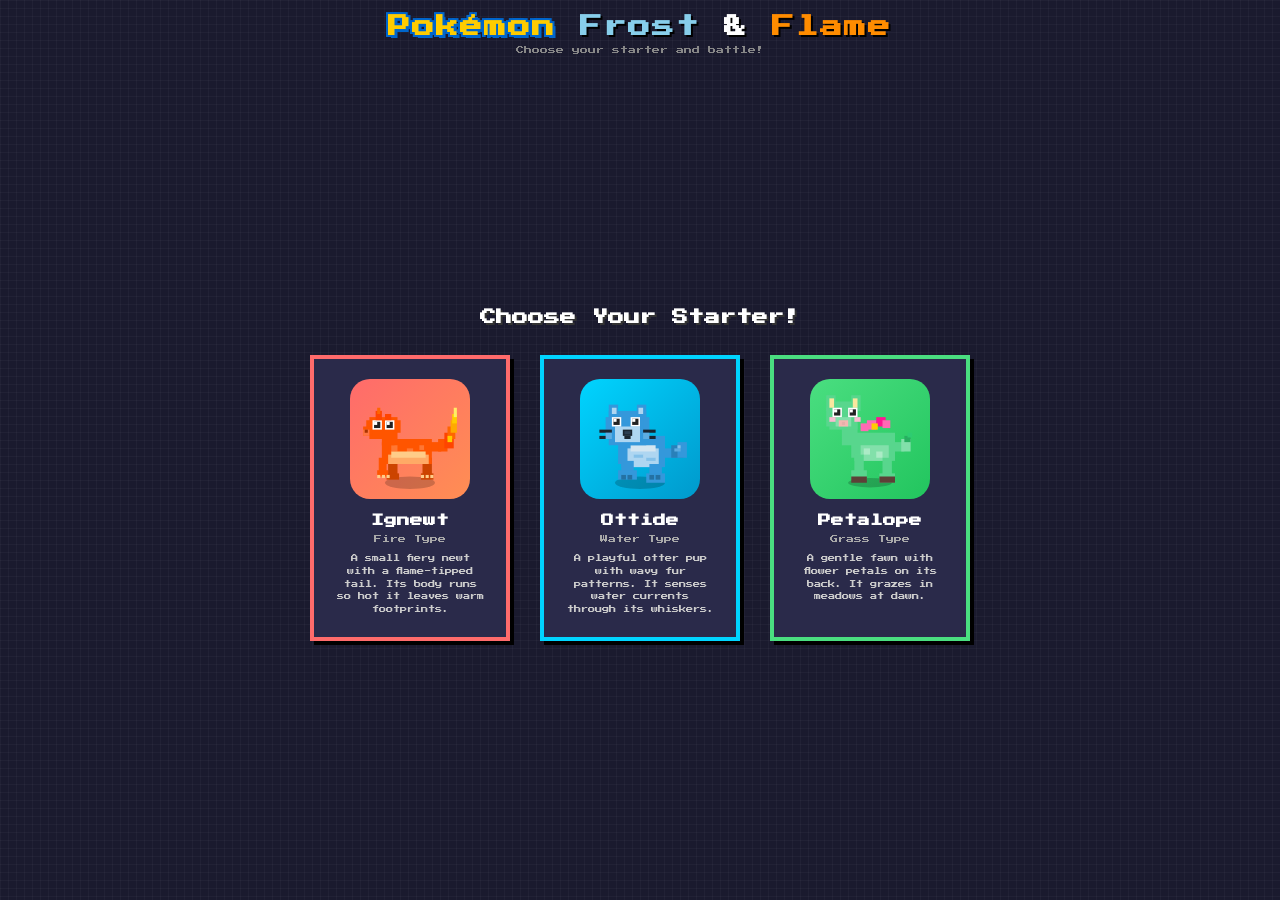
<file: pokemon-frost-flame/index.html>
<!DOCTYPE html>
<html lang="en">
<head>
    <meta charset="UTF-8">
    <meta name="viewport" content="width=device-width, initial-scale=1.0">
    <title>Pokemon Frost & Flame</title>
    <!-- Pixel Font -->
    <link href="https://fonts.googleapis.com/css2?family=Press+Start+2P&display=swap" rel="stylesheet">
    <style>
        * {
            margin: 0;
            padding: 0;
            box-sizing: border-box;
            image-rendering: pixelated;
        }

        html, body {
            height: 100%;
            overflow: hidden;
        }

        body {
            font-family: 'Press Start 2P', cursive;
            background: #1a1a2e;
            background-image:
                linear-gradient(rgba(255,255,255,0.03) 1px, transparent 1px),
                linear-gradient(90deg, rgba(255,255,255,0.03) 1px, transparent 1px);
            background-size: 8px 8px;
            min-height: 100vh;
            color: white;
            display: flex;
            flex-direction: column;
        }

        .game-container {
            flex: 1;
            display: flex;
            flex-direction: column;
            padding: 16px;
            max-height: 100vh;
        }

        h1 {
            text-align: center;
            font-size: 1.4em;
            margin-bottom: 8px;
            letter-spacing: 2px;
            flex-shrink: 0;
        }

        .title-pokemon {
            color: #ffcc00;
            text-shadow: 3px 3px 0 #0066cc, -2px -2px 0 #0066cc, 2px -2px 0 #0066cc, -2px 2px 0 #0066cc;
        }

        .title-frost {
            color: #87ceeb;
            text-shadow: 2px 2px 0 #000;
        }

        .title-and {
            color: #ffffff;
            text-shadow: 2px 2px 0 #000;
        }

        .title-flame {
            color: #ff8c00;
            text-shadow: 2px 2px 0 #000;
        }

        .subtitle {
            text-align: center;
            color: #888;
            margin-bottom: 12px;
            font-size: 0.5em;
            flex-shrink: 0;
        }

        /* Starter Selection */
        .starter-select {
            text-align: center;
            flex: 1;
            display: flex;
            flex-direction: column;
            justify-content: center;
            align-items: center;
        }

        .starter-select h2 {
            margin-bottom: 30px;
            font-size: 1em;
            text-shadow: 2px 2px 0 #333;
        }

        .starters {
            display: flex;
            justify-content: center;
            gap: 30px;
            flex-wrap: wrap;
        }

        .starter-card {
            background: #2a2a4a;
            border-radius: 0;
            padding: 20px;
            width: 200px;
            cursor: pointer;
            transition: all 0.1s ease;
            border: 4px solid #444;
            box-shadow: 4px 4px 0 #000;
        }

        .starter-card:hover {
            transform: translate(-2px, -2px);
            box-shadow: 6px 6px 0 #000;
        }

        .starter-card.fire { border-color: #ff6b6b; }
        .starter-card.water { border-color: #00d4ff; }
        .starter-card.grass { border-color: #4ade80; }

        .starter-card.fire:hover { background: #3a2020; }
        .starter-card.water:hover { background: #202a3a; }
        .starter-card.grass:hover { background: #203a20; }

        .starter-sprite {
            width: 120px;
            height: 120px;
            margin: 0 auto 15px;
            border-radius: 20px;
            display: flex;
            align-items: center;
            justify-content: center;
            padding: 10px;
            image-rendering: pixelated;
        }

        .starter-sprite svg {
            width: 100%;
            height: 100%;
            image-rendering: pixelated;
        }

        .starter-card.fire .starter-sprite { background: linear-gradient(135deg, #ff6b6b, #ff8e53); }
        .starter-card.water .starter-sprite { background: linear-gradient(135deg, #00d4ff, #0099cc); }
        .starter-card.grass .starter-sprite { background: linear-gradient(135deg, #4ade80, #22c55e); }

        .starter-name {
            font-size: 0.8em;
            font-weight: bold;
            margin-bottom: 8px;
        }

        .starter-type {
            color: #aaa;
            font-size: 0.5em;
            margin-bottom: 10px;
        }

        .starter-desc {
            font-size: 0.45em;
            color: #ccc;
            line-height: 1.8;
        }

        /* Battle Screen */
        .battle-screen {
            display: none;
            flex: 1;
            flex-direction: column;
        }

        .battle-screen.active {
            display: flex;
        }

        .battle-field {
            background: #228B22;
            background-image:
                linear-gradient(180deg, #87CEEB 0%, #87CEEB 30%, #90EE90 50%, #228B22 100%);
            border: 4px solid #444;
            box-shadow: 4px 4px 0 #000;
            padding: 30px;
            margin-bottom: 16px;
            position: relative;
            flex: 1;
            min-height: 300px;
        }

        .pokemon-container {
            position: absolute;
            top: 0;
            left: 0;
            right: 0;
            bottom: 0;
        }

        .pokemon-box {
            position: absolute;
            display: flex;
            align-items: center;
            gap: 16px;
        }

        .pokemon-box.player {
            bottom: 20px;
            left: 40px;
        }

        .pokemon-box.player .pokemon-sprite {
            transform: scaleX(-1);
        }

        .pokemon-box.enemy {
            top: 20px;
            right: 40px;
        }

        .pokemon-sprite {
            width: 150px;
            height: 150px;
            display: flex;
            align-items: center;
            justify-content: center;
            image-rendering: pixelated;
            flex-shrink: 0;
        }

        .pokemon-sprite svg {
            width: 100%;
            height: 100%;
            image-rendering: pixelated;
        }

        .pokemon-info {
            background: #222;
            padding: 12px 16px;
            border: 3px solid #555;
            box-shadow: 3px 3px 0 #000;
            min-width: 160px;
            text-align: left;
        }

        .pokemon-name {
            font-weight: bold;
            font-size: 0.7em;
            margin-bottom: 4px;
        }

        .pokemon-level {
            font-size: 0.5em;
            color: #aaa;
            margin-bottom: 8px;
        }

        .hp-bar-container {
            background: #333;
            border: 2px solid #555;
            height: 16px;
            overflow: hidden;
            margin-bottom: 4px;
        }

        .hp-bar {
            height: 100%;
            background: #4ade80;
            transition: width 0.3s steps(10);
        }

        .hp-bar.low { background: #fbbf24; }
        .hp-bar.critical { background: #ef4444; }

        .hp-text {
            font-size: 0.5em;
            color: #ccc;
        }

        /* Battle UI */
        .battle-ui {
            background: #1a1a2e;
            border: 4px solid #444;
            box-shadow: 4px 4px 0 #000;
            padding: 16px;
            flex-shrink: 0;
        }

        .message-box {
            background: #222;
            border: 3px solid #555;
            padding: 16px;
            margin-bottom: 16px;
            min-height: 50px;
            font-size: 0.6em;
            line-height: 1.8;
        }

        .action-buttons {
            display: grid;
            grid-template-columns: repeat(2, 1fr);
            gap: 12px;
        }

        .action-btn {
            padding: 16px;
            font-size: 0.7em;
            font-family: 'Press Start 2P', cursive;
            font-weight: bold;
            border: 4px solid;
            cursor: pointer;
            transition: all 0.1s ease;
            box-shadow: 3px 3px 0 #000;
        }

        .action-btn:hover:not(:disabled) {
            transform: translate(-2px, -2px);
            box-shadow: 5px 5px 0 #000;
        }

        .action-btn:active:not(:disabled) {
            transform: translate(2px, 2px);
            box-shadow: 1px 1px 0 #000;
        }

        .action-btn:disabled {
            opacity: 0.5;
            cursor: not-allowed;
        }

        .action-btn.fight {
            background: #ef4444;
            border-color: #b91c1c;
            color: white;
        }
        .action-btn.fight:hover:not(:disabled) {
            background: #dc2626;
        }

        .moves-panel {
            display: none;
            grid-template-columns: repeat(2, 1fr);
            gap: 12px;
        }

        .move-btn {
            padding: 16px 12px;
            border: 4px solid;
            cursor: pointer;
            text-align: center;
            transition: all 0.1s ease;
            color: white;
            font-family: 'Press Start 2P', cursive;
            box-shadow: 3px 3px 0 #000;
            font-size: 0.75em;
        }

        .move-btn:hover:not(:disabled) {
            transform: translate(-2px, -2px);
            box-shadow: 5px 5px 0 #000;
        }

        .move-btn:active:not(:disabled) {
            transform: translate(2px, 2px);
            box-shadow: 1px 1px 0 #000;
        }

        .move-btn:disabled {
            opacity: 0.5;
            cursor: not-allowed;
        }

        .move-btn.fire { background: #ff6b6b; border-color: #cc4444; }
        .move-btn.water { background: #00a8cc; border-color: #007799; }
        .move-btn.grass { background: #4ade80; border-color: #22aa55; }
        .move-btn.normal { background: #888888; border-color: #666666; }

        .back-btn {
            grid-column: span 2;
            padding: 14px;
            background: #444;
            color: white;
            border: 4px solid #333;
            cursor: pointer;
            font-size: 0.75em;
            font-family: 'Press Start 2P', cursive;
            box-shadow: 3px 3px 0 #000;
        }

        .back-btn:hover {
            background: #555;
            transform: translate(-2px, -2px);
            box-shadow: 5px 5px 0 #000;
        }

        /* Game Over */
        .game-over {
            display: none;
            text-align: center;
            padding: 50px;
            background: #1a1a2e;
            border: 4px solid #444;
            box-shadow: 4px 4px 0 #000;
            flex: 1;
            flex-direction: column;
            justify-content: center;
            align-items: center;
        }

        .game-over.active {
            display: flex;
        }

        .game-over h2 {
            font-size: 1.2em;
            margin-bottom: 20px;
            text-shadow: 3px 3px 0 #000;
        }

        .game-over p {
            font-size: 0.6em;
            margin-bottom: 10px;
        }

        .game-over.win h2 { color: #4ade80; }
        .game-over.lose h2 { color: #ef4444; }

        .play-again-btn {
            padding: 16px 32px;
            font-size: 0.7em;
            font-family: 'Press Start 2P', cursive;
            background: #667eea;
            color: white;
            border: 4px solid #4a5fcc;
            cursor: pointer;
            margin-top: 20px;
            box-shadow: 4px 4px 0 #000;
        }

        .play-again-btn:hover {
            transform: translate(-2px, -2px);
            box-shadow: 6px 6px 0 #000;
        }

        .play-again-btn:active {
            transform: translate(2px, 2px);
            box-shadow: 2px 2px 0 #000;
        }

        /* Animations */
        @keyframes shake {
            0%, 100% { transform: translateX(0); }
            25% { transform: translateX(-8px); }
            50% { transform: translateX(8px); }
            75% { transform: translateX(-8px); }
        }

        @keyframes flash {
            0%, 100% { opacity: 1; }
            50% { opacity: 0.2; }
        }

        @keyframes floatUp {
            0% { opacity: 1; transform: translateY(0); }
            100% { opacity: 0; transform: translateY(-40px); }
        }

        .shake {
            animation: shake 0.2s steps(4);
        }

        .flash {
            animation: flash 0.15s steps(2) 3;
        }

        /* Type effectiveness popup */
        .effectiveness {
            position: absolute;
            font-weight: bold;
            font-size: 0.6em;
            animation: floatUp 1s steps(8) forwards;
            pointer-events: none;
            text-shadow: 2px 2px 0 #000;
        }

        .effectiveness.super { color: #4ade80; }
        .effectiveness.not-very { color: #fbbf24; }

        /* Confirmation Screen */
        .confirm-screen {
            display: none;
            flex: 1;
            flex-direction: column;
            justify-content: center;
            align-items: center;
        }

        .confirm-screen.active {
            display: flex;
        }

        .confirm-box {
            background: #2a2a4a;
            border: 4px solid #444;
            box-shadow: 4px 4px 0 #000;
            padding: 40px;
            text-align: center;
            max-width: 500px;
        }

        .confirm-sprite {
            width: 150px;
            height: 150px;
            margin: 0 auto 20px;
            image-rendering: pixelated;
        }

        .confirm-sprite svg {
            width: 100%;
            height: 100%;
            image-rendering: pixelated;
        }

        .confirm-text {
            font-size: 0.7em;
            line-height: 2;
            margin-bottom: 30px;
        }

        .confirm-buttons {
            display: flex;
            gap: 20px;
            justify-content: center;
        }

        .confirm-btn {
            padding: 16px 40px;
            font-size: 0.8em;
            font-family: 'Press Start 2P', cursive;
            border: 4px solid;
            cursor: pointer;
            box-shadow: 3px 3px 0 #000;
        }

        .confirm-btn:hover {
            transform: translate(-2px, -2px);
            box-shadow: 5px 5px 0 #000;
        }

        .confirm-btn:active {
            transform: translate(2px, 2px);
            box-shadow: 1px 1px 0 #000;
        }

        .confirm-btn.yes {
            background: #4ade80;
            border-color: #22aa55;
            color: #000;
        }

        .confirm-btn.no {
            background: #ef4444;
            border-color: #cc2222;
            color: #fff;
        }
    </style>
</head>
<body>
    <script src="sprites.js"></script>
    <div class="game-container">
        <h1><span class="title-pokemon">Pokémon</span> <span class="title-frost">Frost</span> <span class="title-and">&</span> <span class="title-flame">Flame</span></h1>
        <p class="subtitle">Choose your starter and battle!</p>

        <!-- Starter Selection -->
        <div class="starter-select" id="starterSelect">
            <h2>Choose Your Starter!</h2>
            <div class="starters">
                <div class="starter-card fire" onclick="selectStarter('ignewt')">
                    <div class="starter-sprite" id="sprite-ignewt"></div>
                    <div class="starter-name">Ignewt</div>
                    <div class="starter-type">Fire Type</div>
                    <div class="starter-desc">A small fiery newt with a flame-tipped tail. Its body runs so hot it leaves warm footprints.</div>
                </div>
                <div class="starter-card water" onclick="selectStarter('ottide')">
                    <div class="starter-sprite" id="sprite-ottide"></div>
                    <div class="starter-name">Ottide</div>
                    <div class="starter-type">Water Type</div>
                    <div class="starter-desc">A playful otter pup with wavy fur patterns. It senses water currents through its whiskers.</div>
                </div>
                <div class="starter-card grass" onclick="selectStarter('petalope')">
                    <div class="starter-sprite" id="sprite-petalope"></div>
                    <div class="starter-name">Petalope</div>
                    <div class="starter-type">Grass Type</div>
                    <div class="starter-desc">A gentle fawn with flower petals on its back. It grazes in meadows at dawn.</div>
                </div>
            </div>
        </div>

        <!-- Starter Confirmation -->
        <div class="confirm-screen" id="confirmScreen">
            <div class="confirm-box">
                <div class="confirm-sprite" id="confirmSprite"></div>
                <p class="confirm-text" id="confirmText">So you would like to go with the Fire type Pokemon, Ignewt?</p>
                <div class="confirm-buttons">
                    <button class="confirm-btn yes" onclick="confirmStarter(true)">Yes</button>
                    <button class="confirm-btn no" onclick="confirmStarter(false)">No</button>
                </div>
            </div>
        </div>

        <!-- Battle Screen -->
        <div class="battle-screen" id="battleScreen">
            <div class="battle-field" id="battleField">
                <div class="pokemon-container">
                    <div class="pokemon-box player">
                        <div class="pokemon-sprite" id="playerSprite">🦎</div>
                        <div class="pokemon-info">
                            <div class="pokemon-name" id="playerName">Ignewt</div>
                            <div class="pokemon-level" id="playerLevel">Lv. 5</div>
                            <div class="hp-bar-container">
                                <div class="hp-bar" id="playerHpBar"></div>
                            </div>
                            <div class="hp-text" id="playerHpText">100 / 100</div>
                        </div>
                    </div>
                    <div class="pokemon-box enemy">
                        <div class="pokemon-sprite" id="enemySprite">🦦</div>
                        <div class="pokemon-info">
                            <div class="pokemon-name" id="enemyName">Ottide</div>
                            <div class="pokemon-level" id="enemyLevel">Lv. 5</div>
                            <div class="hp-bar-container">
                                <div class="hp-bar" id="enemyHpBar"></div>
                            </div>
                            <div class="hp-text" id="enemyHpText">100 / 100</div>
                        </div>
                    </div>
                </div>
            </div>

            <div class="battle-ui">
                <div class="message-box" id="messageBox">What will you do?</div>
                <div class="action-buttons" id="actionButtons">
                    <button class="action-btn fight" onclick="showMoves()">FIGHT</button>
                </div>
                <div class="moves-panel" id="movesPanel"></div>
            </div>
        </div>

        <!-- Game Over -->
        <div class="game-over" id="gameOver">
            <h2 id="gameOverText">You Win!</h2>
            <p id="gameOverDesc"></p>
            <button class="play-again-btn" onclick="resetGame()">Play Again</button>
        </div>
    </div>

    <script>
        // Pokemon Data
        const pokemonData = {
            // Fire line
            ignewt: {
                name: 'Ignewt',
                type: 'fire',
                baseHp: 22,
                baseAtk: 12,
                baseDef: 10,
                baseSpd: 14,
                moves: ['Tackle', 'Growl', 'Ember'],
                evolvesTo: 'searamander',
                evolveLevel: 16
            },
            searamander: {
                name: 'Searamander',
                type: 'fire',
                baseHp: 40,
                baseAtk: 22,
                baseDef: 18,
                baseSpd: 24,
                moves: ['Tackle', 'Growl', 'Flamethrower', 'Slash'],
                evolvesTo: 'infernosaur',
                evolveLevel: 36
            },
            infernosaur: {
                name: 'Infernosaur',
                type: 'fire',
                baseHp: 70,
                baseAtk: 38,
                baseDef: 32,
                baseSpd: 40,
                moves: ['Fire Blast', 'Dragon Claw', 'Inferno', 'Eruption']
            },
            // Water line
            ottide: {
                name: 'Ottide',
                type: 'water',
                baseHp: 24,
                baseAtk: 11,
                baseDef: 11,
                baseSpd: 12,
                moves: ['Tackle', 'Growl', 'Water Gun'],
                evolvesTo: 'riptail',
                evolveLevel: 16
            },
            riptail: {
                name: 'Riptail',
                type: 'water',
                baseHp: 44,
                baseAtk: 20,
                baseDef: 20,
                baseSpd: 22,
                moves: ['Tackle', 'Growl', 'Water Pulse', 'Aqua Jet'],
                evolvesTo: 'maelstrix',
                evolveLevel: 36
            },
            maelstrix: {
                name: 'Maelstrix',
                type: 'water',
                baseHp: 75,
                baseAtk: 35,
                baseDef: 35,
                baseSpd: 38,
                moves: ['Hydro Cannon', 'Aqua Tail', 'Tsunami', 'Ice Beam']
            },
            // Grass line
            petalope: {
                name: 'Petalope',
                type: 'grass',
                baseHp: 23,
                baseAtk: 10,
                baseDef: 12,
                baseSpd: 11,
                moves: ['Tackle', 'Growl', 'Vine Whip'],
                evolvesTo: 'verdoe',
                evolveLevel: 16
            },
            verdoe: {
                name: 'Verdoe',
                type: 'grass',
                baseHp: 42,
                baseAtk: 18,
                baseDef: 22,
                baseSpd: 20,
                moves: ['Tackle', 'Growl', 'Razor Leaf', 'Synthesis'],
                evolvesTo: 'sylvantler',
                evolveLevel: 36
            },
            sylvantler: {
                name: 'Sylvantler',
                type: 'grass',
                baseHp: 72,
                baseAtk: 32,
                baseDef: 38,
                baseSpd: 36,
                moves: ['Frenzy Plant', 'Wood Hammer', 'Leaf Storm', 'Horn Leech']
            }
        };

        // Move Data
        const moveData = {
            // Fire moves
            'Ember': { type: 'fire', power: 40, accuracy: 100 },
            'Flame Burst': { type: 'fire', power: 70, accuracy: 100 },
            'Flamethrower': { type: 'fire', power: 90, accuracy: 100 },
            'Fire Fang': { type: 'fire', power: 65, accuracy: 95 },
            'Inferno': { type: 'fire', power: 100, accuracy: 85 },
            'Fire Blast': { type: 'fire', power: 110, accuracy: 85 },
            'Eruption': { type: 'fire', power: 150, accuracy: 100 },
            // Water moves
            'Water Gun': { type: 'water', power: 40, accuracy: 100 },
            'Bubble Beam': { type: 'water', power: 65, accuracy: 100 },
            'Aqua Jet': { type: 'water', power: 40, accuracy: 100, priority: true },
            'Water Pulse': { type: 'water', power: 60, accuracy: 100 },
            'Hydro Pump': { type: 'water', power: 110, accuracy: 80 },
            'Hydro Cannon': { type: 'water', power: 150, accuracy: 90 },
            'Aqua Tail': { type: 'water', power: 90, accuracy: 90 },
            'Tsunami': { type: 'water', power: 120, accuracy: 85 },
            'Ice Beam': { type: 'water', power: 90, accuracy: 100 },
            // Grass moves
            'Vine Whip': { type: 'grass', power: 45, accuracy: 100 },
            'Razor Leaf': { type: 'grass', power: 55, accuracy: 95 },
            'Leaf Blade': { type: 'grass', power: 90, accuracy: 100 },
            'Synthesis': { type: 'grass', power: 0, accuracy: 100, heal: true },
            'Solar Beam': { type: 'grass', power: 120, accuracy: 100 },
            'Frenzy Plant': { type: 'grass', power: 150, accuracy: 90 },
            'Wood Hammer': { type: 'grass', power: 120, accuracy: 100 },
            'Leaf Storm': { type: 'grass', power: 130, accuracy: 90 },
            'Horn Leech': { type: 'grass', power: 75, accuracy: 100, drain: true },
            // Normal moves
            'Scratch': { type: 'normal', power: 40, accuracy: 100 },
            'Tackle': { type: 'normal', power: 40, accuracy: 100 },
            'Slash': { type: 'normal', power: 70, accuracy: 100 },
            'Stomp': { type: 'normal', power: 65, accuracy: 100 },
            'Dragon Claw': { type: 'normal', power: 80, accuracy: 100 },
            'Leer': { type: 'normal', power: 0, accuracy: 100, debuff: true },
            'Tail Whip': { type: 'normal', power: 0, accuracy: 100, debuff: true },
            'Growl': { type: 'normal', power: 0, accuracy: 100, debuff: true }
        };

        // Type effectiveness
        const typeChart = {
            fire: { fire: 0.5, water: 0.5, grass: 2 },
            water: { fire: 2, water: 0.5, grass: 0.5 },
            grass: { fire: 0.5, water: 2, grass: 0.5 },
            normal: { fire: 1, water: 1, grass: 1 }
        };

        // Game state
        let playerPokemon = null;
        let enemyPokemon = null;
        let playerHp = 0;
        let enemyHp = 0;
        let playerMaxHp = 0;
        let enemyMaxHp = 0;
        let isPlayerTurn = true;
        let battleOver = false;
        let pendingStarter = null;

        function selectStarter(starter) {
            pendingStarter = starter;
            const data = pokemonData[starter];

            // Show confirmation screen
            document.getElementById('starterSelect').style.display = 'none';
            document.getElementById('confirmScreen').classList.add('active');
            document.getElementById('confirmSprite').innerHTML = getSprite(starter);

            const typeName = data.type.charAt(0).toUpperCase() + data.type.slice(1);
            document.getElementById('confirmText').textContent =
                `So you would like to go with the ${typeName} type Pokemon, ${data.name}?`;
        }

        function confirmStarter(yes) {
            document.getElementById('confirmScreen').classList.remove('active');

            if (!yes) {
                // Go back to starter selection
                document.getElementById('starterSelect').style.display = 'flex';
                pendingStarter = null;
                return;
            }

            // Start the battle
            const starter = pendingStarter;
            const data = pokemonData[starter];
            playerPokemon = { ...data, id: starter };

            // Pick an enemy you're STRONG against (Fire beats Grass, Water beats Fire, Grass beats Water)
            const advantageMap = {
                fire: 'petalope',    // Fire beats Grass
                water: 'ignewt',     // Water beats Fire
                grass: 'ottide'      // Grass beats Water
            };
            const enemyStarter = advantageMap[data.type];
            const enemyData = pokemonData[enemyStarter];
            enemyPokemon = { ...enemyData, id: enemyStarter };

            // HP is just the baseHp for starters (around 20-25)
            playerMaxHp = data.baseHp;
            playerHp = playerMaxHp;
            enemyMaxHp = enemyData.baseHp;
            enemyHp = enemyMaxHp;

            // Update UI
            document.getElementById('battleScreen').classList.add('active');

            updateBattleUI();
            showMessage(`A wild ${enemyPokemon.name} appeared!`);

            pendingStarter = null;
        }

        function updateBattleUI() {
            // Player
            document.getElementById('playerSprite').innerHTML = getSprite(playerPokemon.id);
            document.getElementById('playerName').textContent = playerPokemon.name;
            document.getElementById('playerHpBar').style.width = (playerHp / playerMaxHp * 100) + '%';
            document.getElementById('playerHpText').textContent = `${Math.max(0, Math.floor(playerHp))} / ${playerMaxHp}`;
            updateHpBarColor('playerHpBar', playerHp / playerMaxHp);

            // Enemy
            document.getElementById('enemySprite').innerHTML = getSprite(enemyPokemon.id);
            document.getElementById('enemyName').textContent = enemyPokemon.name;
            document.getElementById('enemyHpBar').style.width = (enemyHp / enemyMaxHp * 100) + '%';
            document.getElementById('enemyHpText').textContent = `${Math.max(0, Math.floor(enemyHp))} / ${enemyMaxHp}`;
            updateHpBarColor('enemyHpBar', enemyHp / enemyMaxHp);
        }

        function updateHpBarColor(barId, percent) {
            const bar = document.getElementById(barId);
            bar.classList.remove('low', 'critical');
            if (percent <= 0.2) {
                bar.classList.add('critical');
            } else if (percent <= 0.5) {
                bar.classList.add('low');
            }
        }

        function showMessage(msg) {
            document.getElementById('messageBox').textContent = msg;
        }

        function showMoves() {
            document.getElementById('actionButtons').style.display = 'none';
            const movesPanel = document.getElementById('movesPanel');
            movesPanel.style.display = 'grid';
            movesPanel.innerHTML = '';

            playerPokemon.moves.forEach(moveName => {
                const move = moveData[moveName];
                const btn = document.createElement('button');
                btn.className = 'move-btn ' + move.type;
                btn.textContent = moveName;
                btn.onclick = () => useMove(moveName);
                movesPanel.appendChild(btn);
            });

            const backBtn = document.createElement('button');
            backBtn.className = 'back-btn';
            backBtn.textContent = 'Back';
            backBtn.onclick = hideMoves;
            movesPanel.appendChild(backBtn);
        }

        function hideMoves() {
            document.getElementById('movesPanel').style.display = 'none';
            document.getElementById('actionButtons').style.display = 'grid';
        }

        async function useMove(moveName) {
            if (battleOver) return;

            const move = moveData[moveName];
            document.getElementById('movesPanel').style.display = 'none';

            // Player attacks
            await executeMove(playerPokemon, enemyPokemon, moveName, 'enemy');

            if (battleOver) return;

            // Enemy attacks
            await delay(1000);
            const enemyMove = enemyPokemon.moves[Math.floor(Math.random() * enemyPokemon.moves.length)];
            await executeMove(enemyPokemon, playerPokemon, enemyMove, 'player');

            if (!battleOver) {
                showMessage('What will you do?');
                document.getElementById('actionButtons').style.display = 'grid';
            }
        }

        async function executeMove(attacker, defender, moveName, targetId) {
            const move = moveData[moveName];

            showMessage(`${attacker.name} used ${moveName}!`);
            await delay(1000);

            // Accuracy check
            if (Math.random() * 100 > move.accuracy) {
                showMessage(`${attacker.name}'s attack missed!`);
                return;
            }

            // Status moves
            if (move.power === 0) {
                if (move.heal) {
                    const healAmount = attacker === playerPokemon ? playerMaxHp * 0.5 : enemyMaxHp * 0.5;
                    if (attacker === playerPokemon) {
                        playerHp = Math.min(playerMaxHp, playerHp + healAmount);
                    } else {
                        enemyHp = Math.min(enemyMaxHp, enemyHp + healAmount);
                    }
                    showMessage(`${attacker.name} restored HP!`);
                } else if (move.debuff) {
                    showMessage(`${defender.name}'s defense fell!`);
                }
                updateBattleUI();
                return;
            }

            // Calculate damage (simplified for early game)
            let effectiveness = typeChart[move.type]?.[defender.type] || 1;
            // STAB bonus (Same Type Attack Bonus) - 1.5x if move type matches Pokemon type
            let stab = (move.type === attacker.type) ? 1.5 : 1;
            let baseDamage = Math.floor((move.power / 10) * (attacker.baseAtk / defender.baseDef) * stab * effectiveness);
            let damage = Math.max(1, baseDamage + Math.floor(Math.random() * 3));

            // Show effectiveness
            if (effectiveness > 1) {
                showEffectiveness(targetId, "It's super effective!", 'super');
            } else if (effectiveness < 1) {
                showEffectiveness(targetId, "It's not very effective...", 'not-very');
            }

            // Apply damage
            if (targetId === 'enemy') {
                enemyHp -= damage;
                document.getElementById('enemySprite').classList.add('shake');
                setTimeout(() => document.getElementById('enemySprite').classList.remove('shake'), 300);
            } else {
                playerHp -= damage;
                document.getElementById('playerSprite').classList.add('shake');
                setTimeout(() => document.getElementById('playerSprite').classList.remove('shake'), 300);
            }

            // Drain moves
            if (move.drain) {
                const healAmount = damage * 0.5;
                if (attacker === playerPokemon) {
                    playerHp = Math.min(playerMaxHp, playerHp + healAmount);
                } else {
                    enemyHp = Math.min(enemyMaxHp, enemyHp + healAmount);
                }
            }

            updateBattleUI();

            // Check for faint
            await delay(500);
            if (enemyHp <= 0) {
                battleOver = true;
                showMessage(`${enemyPokemon.name} fainted!`);
                await delay(1500);
                showGameOver(true);
            } else if (playerHp <= 0) {
                battleOver = true;
                showMessage(`${playerPokemon.name} fainted!`);
                await delay(1500);
                showGameOver(false);
            }
        }

        function showEffectiveness(targetId, text, type) {
            const field = document.getElementById('battleField');
            const popup = document.createElement('div');
            popup.className = 'effectiveness ' + type;
            popup.textContent = text;
            popup.style.left = targetId === 'enemy' ? '70%' : '30%';
            popup.style.top = '50%';
            field.appendChild(popup);
            setTimeout(() => popup.remove(), 1000);
        }

        function showGameOver(won) {
            document.getElementById('battleScreen').classList.remove('active');
            const gameOver = document.getElementById('gameOver');
            gameOver.classList.add('active');
            gameOver.className = 'game-over active ' + (won ? 'win' : 'lose');
            document.getElementById('gameOverText').textContent = won ? 'You Win!' : 'You Lose!';
            document.getElementById('gameOverDesc').textContent = won
                ? `${playerPokemon.name} defeated ${enemyPokemon.name}!`
                : `${enemyPokemon.name} defeated ${playerPokemon.name}...`;
        }

        function resetGame() {
            document.getElementById('gameOver').classList.remove('active');
            document.getElementById('starterSelect').style.display = 'flex';
            playerPokemon = null;
            enemyPokemon = null;
            battleOver = false;
        }

        function delay(ms) {
            return new Promise(resolve => setTimeout(resolve, ms));
        }

        // Initialize starter sprites on page load
        document.addEventListener('DOMContentLoaded', function() {
            document.getElementById('sprite-ignewt').innerHTML = getSprite('ignewt');
            document.getElementById('sprite-ottide').innerHTML = getSprite('ottide');
            document.getElementById('sprite-petalope').innerHTML = getSprite('petalope');
        });
    </script>
</body>
</html>
</file>
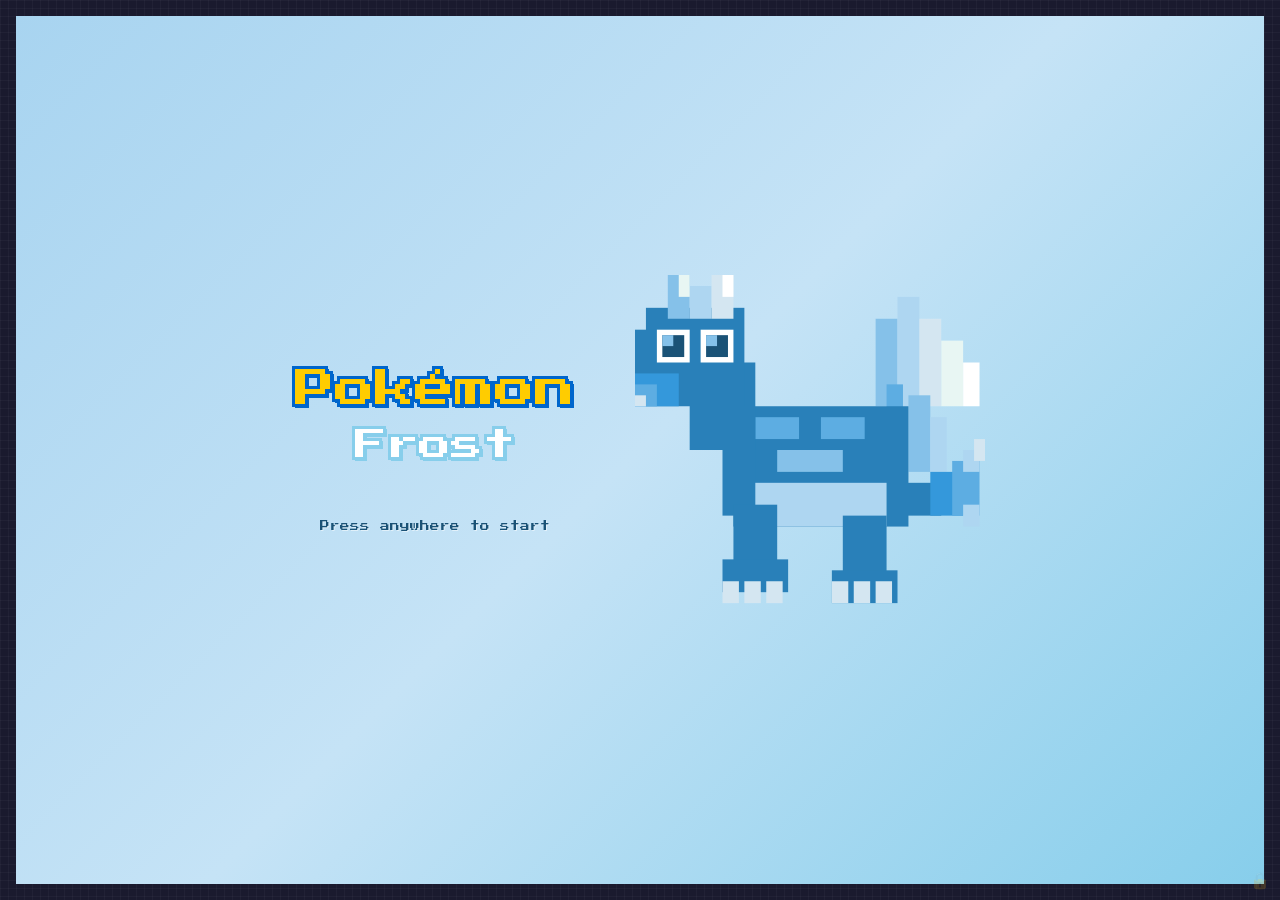
<file: pokemon-frost/index.html>
<!doctype html>
<html lang="en">
    <head>
        <meta charset="UTF-8" />
        <meta name="viewport" content="width=device-width, initial-scale=1.0" />
        <title>Pokémon Frost</title>
        <!-- Pixel Font -->
        <link
            href="https://fonts.googleapis.com/css2?family=Press+Start+2P&display=swap"
            rel="stylesheet"
        />
        <style>
            * {
                margin: 0;
                padding: 0;
                box-sizing: border-box;
                image-rendering: pixelated;
            }

            html,
            body {
                height: 100%;
                overflow: hidden;
            }

            body {
                font-family: "Press Start 2P", cursive;
                background: #1a1a2e;
                background-image:
                    linear-gradient(
                        rgba(255, 255, 255, 0.03) 1px,
                        transparent 1px
                    ),
                    linear-gradient(
                        90deg,
                        rgba(255, 255, 255, 0.03) 1px,
                        transparent 1px
                    );
                background-size: 8px 8px;
                min-height: 100vh;
                color: white;
                display: flex;
                flex-direction: column;
            }

            .game-container {
                flex: 1;
                display: flex;
                flex-direction: column;
                padding: 16px;
                max-height: 100vh;
            }

            h1 {
                text-align: center;
                font-size: 1.4em;
                margin-bottom: 8px;
                letter-spacing: 2px;
                flex-shrink: 0;
            }

            .title-pokemon {
                color: #ffcc00;
                text-shadow:
                    3px 3px 0 #0066cc,
                    -2px -2px 0 #0066cc,
                    2px -2px 0 #0066cc,
                    -2px 2px 0 #0066cc;
            }

            .title-frost {
                color: #87ceeb;
                text-shadow: 2px 2px 0 #000;
            }

            .title-and {
                color: #ffffff;
                text-shadow: 2px 2px 0 #000;
            }

            .title-flame {
                color: #ff8c00;
                text-shadow: 2px 2px 0 #000;
            }

            .subtitle {
                text-align: center;
                color: #888;
                margin-bottom: 12px;
                font-size: 0.5em;
                flex-shrink: 0;
            }

            /* Starter Selection */
            .starter-select {
                text-align: center;
                flex: 1;
                display: flex;
                flex-direction: column;
                justify-content: center;
                align-items: center;
            }

            .starter-select h2 {
                margin-bottom: 30px;
                font-size: 1em;
                text-shadow: 2px 2px 0 #333;
            }

            .starters {
                display: flex;
                justify-content: center;
                gap: 30px;
                flex-wrap: wrap;
            }

            .starter-card {
                background: #2a2a4a;
                border-radius: 0;
                padding: 20px;
                width: 200px;
                cursor: pointer;
                transition: all 0.1s ease;
                border: 4px solid #444;
                box-shadow: 4px 4px 0 #000;
            }

            .starter-card:hover {
                transform: translate(-2px, -2px);
                box-shadow: 6px 6px 0 #000;
            }

            .starter-card.fire {
                border-color: #ff6b6b;
            }
            .starter-card.water {
                border-color: #00d4ff;
            }
            .starter-card.grass {
                border-color: #4ade80;
            }

            .starter-card.fire:hover {
                background: #3a2020;
            }
            .starter-card.water:hover {
                background: #202a3a;
            }
            .starter-card.grass:hover {
                background: #203a20;
            }

            .starter-sprite {
                width: 120px;
                height: 120px;
                margin: 0 auto 15px;
                border-radius: 20px;
                display: flex;
                align-items: center;
                justify-content: center;
                padding: 10px;
                image-rendering: pixelated;
            }

            .starter-sprite svg {
                width: 100%;
                height: 100%;
                image-rendering: pixelated;
            }

            .starter-card.fire .starter-sprite {
                background: linear-gradient(135deg, #ff6b6b, #ff8e53);
            }
            .starter-card.water .starter-sprite {
                background: linear-gradient(135deg, #00d4ff, #0099cc);
            }
            .starter-card.grass .starter-sprite {
                background: linear-gradient(135deg, #4ade80, #22c55e);
            }

            .starter-name {
                font-size: 0.8em;
                font-weight: bold;
                margin-bottom: 8px;
            }

            .starter-type {
                color: #aaa;
                font-size: 0.5em;
                margin-bottom: 10px;
            }

            .starter-desc {
                font-size: 0.45em;
                color: #ccc;
                line-height: 1.8;
            }

            /* Battle Screen */
            .battle-screen {
                display: none;
                flex: 1;
                flex-direction: column;
            }

            .battle-screen.active {
                display: flex;
            }

            .battle-field {
                background: #228b22;
                background-image: linear-gradient(
                    180deg,
                    #87ceeb 0%,
                    #87ceeb 30%,
                    #90ee90 50%,
                    #228b22 100%
                );
                border: 4px solid #444;
                box-shadow: 4px 4px 0 #000;
                padding: 30px;
                margin-bottom: 16px;
                position: relative;
                flex: 1;
                min-height: 300px;
            }

            .pokemon-container {
                position: absolute;
                top: 0;
                left: 0;
                right: 0;
                bottom: 0;
            }

            .pokemon-box {
                position: absolute;
                display: flex;
                align-items: center;
                gap: 16px;
            }

            .pokemon-box.player {
                bottom: 20px;
                left: 40px;
            }

            .pokemon-box.player .pokemon-sprite {
                transform: scaleX(-1);
            }

            .pokemon-box.enemy {
                top: 20px;
                right: 40px;
            }

            .pokemon-sprite {
                width: 150px;
                height: 150px;
                display: flex;
                align-items: center;
                justify-content: center;
                image-rendering: pixelated;
                flex-shrink: 0;
            }

            .pokemon-sprite svg {
                width: 100%;
                height: 100%;
                image-rendering: pixelated;
            }

            .pokemon-info {
                background: #222;
                padding: 12px 16px;
                border: 3px solid #555;
                box-shadow: 3px 3px 0 #000;
                min-width: 160px;
                text-align: left;
            }

            .pokemon-name {
                font-weight: bold;
                font-size: 0.7em;
                margin-bottom: 4px;
            }

            .pokemon-level {
                font-size: 0.5em;
                color: #aaa;
                margin-bottom: 8px;
            }

            .hp-bar-container {
                background: #333;
                border: 2px solid #555;
                height: 16px;
                overflow: hidden;
                margin-bottom: 4px;
            }

            .hp-bar {
                height: 100%;
                background: #4ade80;
                transition: width 0.3s steps(10);
            }

            .hp-bar.low {
                background: #fbbf24;
            }
            .hp-bar.critical {
                background: #ef4444;
            }

            .hp-text {
                font-size: 0.5em;
                color: #ccc;
            }

            .exp-bar-container {
                background: #222;
                border: 2px solid #555;
                height: 8px;
                overflow: hidden;
                margin-top: 4px;
            }

            .exp-bar {
                height: 100%;
                background: #60a5fa;
                transition: width 0.5s ease;
            }

            .level-text {
                font-size: 0.45em;
                color: #60a5fa;
                margin-top: 2px;
            }

            /* Battle UI */
            .battle-ui {
                background: #1a1a2e;
                border: 4px solid #444;
                box-shadow: 4px 4px 0 #000;
                padding: 16px;
                flex-shrink: 0;
            }

            .message-box {
                background: #222;
                border: 3px solid #555;
                padding: 16px;
                margin-bottom: 16px;
                min-height: 50px;
                font-size: 0.6em;
                line-height: 1.8;
            }

            .action-buttons {
                display: grid;
                grid-template-columns: repeat(2, 1fr);
                gap: 12px;
            }

            .action-btn {
                padding: 16px;
                font-size: 0.7em;
                font-family: "Press Start 2P", cursive;
                font-weight: bold;
                border: 4px solid;
                cursor: pointer;
                transition: all 0.1s ease;
                box-shadow: 3px 3px 0 #000;
            }

            .action-btn:hover:not(:disabled) {
                transform: translate(-2px, -2px);
                box-shadow: 5px 5px 0 #000;
            }

            .action-btn:active:not(:disabled) {
                transform: translate(2px, 2px);
                box-shadow: 1px 1px 0 #000;
            }

            .action-btn:disabled {
                opacity: 0.5;
                cursor: not-allowed;
            }

            .action-btn.fight {
                background: #ef4444;
                border-color: #b91c1c;
                color: white;
            }
            .action-btn.fight:hover:not(:disabled) {
                background: #dc2626;
            }

            .moves-panel {
                display: none;
                grid-template-columns: repeat(2, 1fr);
                gap: 12px;
            }

            .move-btn {
                padding: 16px 12px;
                border: 4px solid;
                cursor: pointer;
                text-align: center;
                transition: all 0.1s ease;
                color: white;
                font-family: "Press Start 2P", cursive;
                box-shadow: 3px 3px 0 #000;
                font-size: 0.75em;
            }

            .move-btn:hover:not(:disabled) {
                transform: translate(-2px, -2px);
                box-shadow: 5px 5px 0 #000;
            }

            .move-btn:active:not(:disabled) {
                transform: translate(2px, 2px);
                box-shadow: 1px 1px 0 #000;
            }

            .move-btn:disabled {
                opacity: 0.5;
                cursor: not-allowed;
            }

            .move-btn.fire {
                background: #ff6b6b;
                border-color: #cc4444;
            }
            .move-btn.water {
                background: #00a8cc;
                border-color: #007799;
            }
            .move-btn.grass {
                background: #4ade80;
                border-color: #22aa55;
            }
            .move-btn.normal {
                background: #888888;
                border-color: #666666;
            }
            .move-btn.flying {
                background: #a890f0;
                border-color: #7060c0;
            }
            .move-btn.bug {
                background: #a8b820;
                border-color: #8a9a1b;
            }
            .move-btn.rock {
                background: #b8a038;
                border-color: #93802d;
            }
            .move-btn.electric {
                background: #f8d030;
                border-color: #c6a800;
                color: #000;
            }

            .action-btn.bag {
                background: #fbbf24;
                border-color: #d97706;
                color: #000;
            }
            .action-btn.bag:hover:not(:disabled) {
                background: #f59e0b;
            }

            /* Pokeball styles */
            .pokeball-container {
                position: absolute;
                z-index: 100;
            }

            .pokeball {
                width: 60px;
                height: 60px;
                background: linear-gradient(
                    180deg,
                    #ef4444 0%,
                    #ef4444 45%,
                    #222 45%,
                    #222 55%,
                    #fff 55%,
                    #fff 100%
                );
                border-radius: 50%;
                border: 4px solid #222;
                position: relative;
            }

            .pokeball::after {
                content: "";
                position: absolute;
                top: 50%;
                left: 50%;
                transform: translate(-50%, -50%);
                width: 16px;
                height: 16px;
                background: #fff;
                border: 4px solid #222;
                border-radius: 50%;
            }

            @keyframes pokeballThrow {
                0% {
                    transform: translateY(200px) scale(0.5);
                    opacity: 1;
                }
                100% {
                    transform: translateY(0) scale(1);
                    opacity: 1;
                }
            }

            @keyframes pokeballWiggle1 {
                0%,
                100% {
                    transform: rotate(0deg);
                }
                25% {
                    transform: rotate(-20deg);
                }
                75% {
                    transform: rotate(20deg);
                }
            }

            @keyframes pokeballWiggle2 {
                0%,
                100% {
                    transform: rotate(0deg);
                }
                25% {
                    transform: rotate(-20deg);
                }
                75% {
                    transform: rotate(20deg);
                }
            }

            @keyframes pokeballWiggle3 {
                0%,
                100% {
                    transform: rotate(0deg);
                }
                25% {
                    transform: rotate(-20deg);
                }
                75% {
                    transform: rotate(20deg);
                }
            }

            @keyframes pokeballCatch {
                0% {
                    transform: scale(1);
                }
                50% {
                    transform: scale(1.2);
                }
                100% {
                    transform: scale(0);
                    opacity: 0;
                }
            }

            @keyframes pokeballBreak {
                0% {
                    transform: scale(1);
                }
                100% {
                    transform: scale(1.5);
                    opacity: 0;
                }
            }

            .pokeball.throwing {
                animation: pokeballThrow 0.5s ease-out forwards;
            }

            .pokeball.wiggle1 {
                animation: pokeballWiggle1 0.5s ease-in-out;
            }

            .pokeball.wiggle2 {
                animation: pokeballWiggle2 0.5s ease-in-out;
            }

            .pokeball.wiggle3 {
                animation: pokeballWiggle3 0.5s ease-in-out;
            }

            .pokeball.caught {
                animation: pokeballCatch 0.5s ease-in forwards;
            }

            .pokeball.break {
                animation: pokeballBreak 0.3s ease-out forwards;
            }

            .pokeball-count {
                font-size: 0.5em;
                color: #fbbf24;
                margin-left: 8px;
            }

            .action-btn.party {
                background: #8b5cf6;
                border-color: #7c3aed;
                color: white;
            }
            .action-btn.party:hover:not(:disabled) {
                background: #7c3aed;
            }

            /* Team Panel */
            .party-panel {
                display: none;
                flex-direction: column;
                gap: 8px;
            }

            .party-pokemon {
                display: flex;
                align-items: center;
                gap: 12px;
                padding: 8px 12px;
                background: #2a2a4a;
                border: 3px solid #444;
                cursor: pointer;
                transition: all 0.1s ease;
            }

            .party-pokemon:hover:not(.fainted):not(.active) {
                background: #3a3a5a;
                transform: translateX(4px);
            }

            .party-pokemon.active {
                border-color: #4ade80;
                background: #1a3a1a;
            }

            .party-pokemon.fainted {
                opacity: 0.5;
                cursor: not-allowed;
            }

            .party-pokemon-sprite {
                width: 40px;
                height: 40px;
            }

            .party-pokemon-sprite svg {
                width: 100%;
                height: 100%;
            }

            .party-pokemon-info {
                flex: 1;
            }

            .party-pokemon-name {
                font-size: 0.6em;
                margin-bottom: 4px;
            }

            .party-pokemon-hp {
                font-size: 0.45em;
                color: #aaa;
            }

            .party-hp-bar {
                width: 80px;
                height: 8px;
                background: #333;
                border: 1px solid #555;
            }

            .party-hp-fill {
                height: 100%;
                background: #4ade80;
            }

            .party-hp-fill.low {
                background: #fbbf24;
            }
            .party-hp-fill.critical {
                background: #ef4444;
            }

            .back-btn {
                grid-column: span 2;
                padding: 14px;
                background: #444;
                color: white;
                border: 4px solid #333;
                cursor: pointer;
                font-size: 0.75em;
                font-family: "Press Start 2P", cursive;
                box-shadow: 3px 3px 0 #000;
            }

            .back-btn:hover {
                background: #555;
                transform: translate(-2px, -2px);
                box-shadow: 5px 5px 0 #000;
            }

            /* Game Over */
            .game-over {
                display: none;
                text-align: center;
                padding: 50px;
                background: #1a1a2e;
                border: 4px solid #444;
                box-shadow: 4px 4px 0 #000;
                flex: 1;
                flex-direction: column;
                justify-content: center;
                align-items: center;
            }

            .game-over.active {
                display: flex;
            }

            .game-over h2 {
                font-size: 1.2em;
                margin-bottom: 20px;
                text-shadow: 3px 3px 0 #000;
            }

            .game-over p {
                font-size: 0.6em;
                margin-bottom: 10px;
            }

            .game-over.win h2 {
                color: #4ade80;
            }
            .game-over.lose h2 {
                color: #ef4444;
            }

            .play-again-btn {
                padding: 16px 32px;
                font-size: 0.7em;
                font-family: "Press Start 2P", cursive;
                background: #667eea;
                color: white;
                border: 4px solid #4a5fcc;
                cursor: pointer;
                margin-top: 20px;
                box-shadow: 4px 4px 0 #000;
            }

            .play-again-btn:hover {
                transform: translate(-2px, -2px);
                box-shadow: 6px 6px 0 #000;
            }

            .play-again-btn:active {
                transform: translate(2px, 2px);
                box-shadow: 2px 2px 0 #000;
            }

            /* Animations */
            @keyframes shake {
                0%,
                100% {
                    transform: translateX(0);
                }
                25% {
                    transform: translateX(-8px);
                }
                50% {
                    transform: translateX(8px);
                }
                75% {
                    transform: translateX(-8px);
                }
            }

            @keyframes flash {
                0%,
                100% {
                    opacity: 1;
                }
                50% {
                    opacity: 0.2;
                }
            }

            @keyframes floatUp {
                0% {
                    opacity: 1;
                    transform: translateY(0);
                }
                100% {
                    opacity: 0;
                    transform: translateY(-40px);
                }
            }

            .shake {
                animation: shake 0.2s steps(4);
            }

            .flash {
                animation: flash 0.15s steps(2) 3;
            }

            @keyframes faint {
                0% {
                    transform: scale(1);
                    opacity: 1;
                }
                100% {
                    transform: scale(0);
                    opacity: 0;
                }
            }

            .faint {
                animation: faint 2s steps(20) forwards;
            }

            .pokemon-box.player .faint {
                animation: faintPlayer 2s steps(20) forwards;
            }

            @keyframes faintPlayer {
                0% {
                    transform: scaleX(-1) scale(1);
                    opacity: 1;
                }
                100% {
                    transform: scaleX(-1) scale(0);
                    opacity: 0;
                }
            }

            /* Type effectiveness popup */
            .effectiveness {
                position: absolute;
                font-weight: bold;
                font-size: 0.6em;
                animation: floatUp 1s steps(8) forwards;
                pointer-events: none;
                text-shadow: 2px 2px 0 #000;
            }

            .effectiveness.super {
                color: #4ade80;
            }
            .effectiveness.not-very {
                color: #fbbf24;
            }

            /* Confirmation Screen */
            .confirm-screen {
                display: none;
                flex: 1;
                flex-direction: column;
                justify-content: center;
                align-items: center;
            }

            .confirm-screen.active {
                display: flex;
            }

            .confirm-box {
                background: #2a2a4a;
                border: 4px solid #444;
                box-shadow: 4px 4px 0 #000;
                padding: 40px;
                text-align: center;
                max-width: 500px;
            }

            .confirm-sprite {
                width: 150px;
                height: 150px;
                margin: 0 auto 20px;
                image-rendering: pixelated;
            }

            .confirm-sprite svg {
                width: 100%;
                height: 100%;
                image-rendering: pixelated;
            }

            .confirm-text {
                font-size: 0.7em;
                line-height: 2;
                margin-bottom: 30px;
            }

            .confirm-buttons {
                display: flex;
                gap: 20px;
                justify-content: center;
            }

            .confirm-btn {
                padding: 16px 40px;
                font-size: 0.8em;
                font-family: "Press Start 2P", cursive;
                border: 4px solid;
                cursor: pointer;
                box-shadow: 3px 3px 0 #000;
            }

            .confirm-btn:hover {
                transform: translate(-2px, -2px);
                box-shadow: 5px 5px 0 #000;
            }

            .confirm-btn:active {
                transform: translate(2px, 2px);
                box-shadow: 1px 1px 0 #000;
            }

            .confirm-btn.yes {
                background: #4ade80;
                border-color: #22aa55;
                color: #000;
            }

            .confirm-btn.no {
                background: #ef4444;
                border-color: #cc2222;
                color: #fff;
            }

            /* Title Screen */
            .title-screen {
                flex: 1;
                display: flex;
                flex-direction: row;
                justify-content: center;
                align-items: center;
                cursor: pointer;
                gap: 60px;
                background: linear-gradient(
                    135deg,
                    #a8d4f0 0%,
                    #c5e3f6 50%,
                    #87ceeb 100%
                );
                position: relative;
            }

            .title-content {
                display: flex;
                flex-direction: column;
                align-items: center;
            }

            .legendary-sprite {
                width: 350px;
                height: 350px;
                image-rendering: pixelated;
            }

            .legendary-sprite svg {
                width: 100%;
                height: 100%;
                image-rendering: pixelated;
            }

            /* Fade transition */
            .fade-overlay {
                position: fixed;
                top: 0;
                left: 0;
                width: 100%;
                height: 100%;
                background: black;
                opacity: 0;
                pointer-events: none;
                z-index: 1000;
                transition: opacity 0.5s ease;
            }

            .fade-overlay.active {
                opacity: 1;
            }

            .title-screen.hidden {
                display: none;
            }

            .title-main {
                font-size: 2.5em;
                color: #ffcc00;
                text-shadow:
                    4px 4px 0 #0066cc,
                    -3px -3px 0 #0066cc,
                    3px -3px 0 #0066cc,
                    -3px 3px 0 #0066cc,
                    0px 4px 0 #0066cc,
                    4px 0px 0 #0066cc,
                    0px -3px 0 #0066cc,
                    -3px 0px 0 #0066cc;
                margin-bottom: 20px;
            }

            .title-version {
                font-size: 2em;
                color: #ffffff;
                text-shadow:
                    4px 4px 0 #87ceeb,
                    -3px -3px 0 #87ceeb,
                    3px -3px 0 #87ceeb,
                    -3px 3px 0 #87ceeb,
                    0px 4px 0 #87ceeb,
                    4px 0px 0 #87ceeb,
                    0px -3px 0 #87ceeb,
                    -3px 0px 0 #87ceeb;
            }

            .title-prompt {
                margin-top: 60px;
                font-size: 0.6em;
                color: #1a5276;
                text-shadow: 1px 1px 0 rgba(255, 255, 255, 0.5);
                animation: blink 1s steps(2) infinite;
            }

            @keyframes blink {
                0%,
                100% {
                    opacity: 1;
                }
                50% {
                    opacity: 0;
                }
            }

            .hidden {
                display: none !important;
            }

            /* Secret cheat */
            .secret-lock {
                position: fixed;
                bottom: 10px;
                right: 10px;
                width: 20px;
                height: 20px;
                opacity: 0.2;
                cursor: pointer;
                font-size: 16px;
                z-index: 999;
            }

            .secret-lock:hover {
                opacity: 0.5;
            }

            .secret-input {
                position: fixed;
                bottom: 40px;
                right: 10px;
                background: #222;
                border: 2px solid #444;
                padding: 8px;
                display: none;
                z-index: 999;
            }

            .secret-input.active {
                display: block;
            }

            .secret-input input {
                background: #333;
                border: 1px solid #555;
                color: #fff;
                padding: 4px 8px;
                font-family: "Press Start 2P", cursive;
                font-size: 0.5em;
                width: 150px;
            }

            /* Shop Screen */
            .shop-screen {
                display: none;
                flex: 1;
                flex-direction: column;
                padding: 20px;
                background: linear-gradient(180deg, #2a2a4a 0%, #1a1a2e 100%);
            }

            .shop-screen.active {
                display: flex;
            }

            .shop-header {
                text-align: center;
                margin-bottom: 20px;
            }

            .shop-header h2 {
                font-size: 1.2em;
                color: #fbbf24;
                text-shadow: 2px 2px 0 #000;
                margin-bottom: 10px;
            }

            .shop-money {
                font-size: 0.7em;
                color: #4ade80;
            }

            .shop-items {
                display: grid;
                grid-template-columns: repeat(auto-fit, minmax(200px, 1fr));
                gap: 16px;
                margin-bottom: 20px;
            }

            .shop-item {
                background: #333;
                border: 3px solid #555;
                padding: 16px;
                text-align: center;
                cursor: pointer;
                transition: all 0.1s ease;
            }

            .shop-item:hover:not(.sold-out) {
                background: #444;
                transform: translate(-2px, -2px);
                box-shadow: 4px 4px 0 #000;
            }

            .shop-item.sold-out {
                opacity: 0.5;
                cursor: not-allowed;
            }

            .shop-item-name {
                font-size: 0.7em;
                color: #fff;
                margin-bottom: 8px;
            }

            .shop-item-desc {
                font-size: 0.45em;
                color: #aaa;
                margin-bottom: 8px;
                line-height: 1.6;
            }

            .shop-item-price {
                font-size: 0.6em;
                color: #fbbf24;
            }

            .shop-inventory {
                background: #222;
                border: 3px solid #555;
                padding: 16px;
                margin-bottom: 20px;
            }

            .shop-inventory h3 {
                font-size: 0.7em;
                margin-bottom: 12px;
                color: #aaa;
            }

            .inventory-items {
                display: flex;
                gap: 20px;
                flex-wrap: wrap;
            }

            .inventory-item {
                font-size: 0.6em;
                color: #fff;
            }

            .inventory-item span {
                color: #4ade80;
            }

            .shop-party {
                background: #222;
                border: 3px solid #555;
                padding: 16px;
                margin-bottom: 20px;
            }

            .shop-party h3 {
                font-size: 0.7em;
                margin-bottom: 12px;
                color: #aaa;
            }

            .shop-pokemon {
                display: flex;
                align-items: center;
                gap: 12px;
                padding: 8px;
                margin-bottom: 8px;
                background: #333;
                border: 2px solid #444;
            }

            .shop-pokemon.fainted {
                border-color: #ef4444;
            }

            .shop-pokemon-sprite {
                width: 40px;
                height: 40px;
            }

            .shop-pokemon-sprite svg {
                width: 100%;
                height: 100%;
            }

            .shop-pokemon-info {
                flex: 1;
                font-size: 0.5em;
            }

            .shop-pokemon-hp {
                color: #aaa;
                margin-top: 4px;
            }

            .shop-pokemon-actions {
                display: flex;
                gap: 8px;
            }

            .shop-use-btn {
                padding: 8px 12px;
                font-size: 0.5em;
                font-family: "Press Start 2P", cursive;
                border: 2px solid;
                cursor: pointer;
                background: #4ade80;
                border-color: #22aa55;
                color: #000;
            }

            .shop-use-btn:hover:not(:disabled) {
                background: #22c55e;
            }

            .shop-use-btn:disabled {
                opacity: 0.5;
                cursor: not-allowed;
            }

            .shop-use-btn.revive {
                background: #f59e0b;
                border-color: #d97706;
            }

            .shop-use-btn.revive:hover:not(:disabled) {
                background: #fbbf24;
            }

            .shop-continue-btn {
                padding: 16px 32px;
                font-size: 0.8em;
                font-family: "Press Start 2P", cursive;
                background: #667eea;
                color: white;
                border: 4px solid #4a5fcc;
                cursor: pointer;
                box-shadow: 4px 4px 0 #000;
                margin: 20px auto 0;
                display: block;
            }

            .shop-continue-btn:hover {
                transform: translate(-2px, -2px);
                box-shadow: 6px 6px 0 #000;
            }

            /* Evolution screen */
            .evolution-screen {
                display: none;
                position: fixed;
                top: 0;
                left: 0;
                width: 100%;
                height: 100%;
                background: #000;
                z-index: 500;
                flex-direction: column;
                justify-content: center;
                align-items: center;
            }

            .evolution-screen.active {
                display: flex;
            }

            .evolution-sprite {
                width: 200px;
                height: 200px;
                image-rendering: pixelated;
            }

            .evolution-sprite svg {
                width: 100%;
                height: 100%;
            }

            .evolution-text {
                color: #fff;
                font-size: 0.8em;
                margin-top: 30px;
                text-align: center;
                text-shadow: 2px 2px 0 #333;
            }

            @keyframes evolutionPulse {
                0%,
                100% {
                    filter: brightness(1);
                    transform: scale(1);
                }
                50% {
                    filter: brightness(3);
                    transform: scale(1.1);
                }
            }

            @keyframes evolutionGlow {
                0% {
                    filter: brightness(1) hue-rotate(0deg);
                }
                25% {
                    filter: brightness(2) hue-rotate(90deg);
                }
                50% {
                    filter: brightness(3) hue-rotate(180deg);
                }
                75% {
                    filter: brightness(2) hue-rotate(270deg);
                }
                100% {
                    filter: brightness(1) hue-rotate(360deg);
                }
            }

            .evolution-sprite.evolving {
                animation: evolutionPulse 0.5s ease-in-out infinite;
            }

            .evolution-sprite.glowing {
                animation: evolutionGlow 1s ease-in-out infinite;
            }
        </style>
    </head>
    <body>
        <div class="fade-overlay" id="fadeOverlay"></div>
        <div class="secret-lock" onclick="toggleSecretInput()">🔒</div>
        <div class="secret-input" id="secretInput">
            <input
                type="text"
                id="secretCode"
                placeholder="Enter code..."
                onkeypress="checkSecretCode(event)"
            />
        </div>
        <script src="sprites.js"></script>
        <div class="game-container">
            <!-- Title Screen -->
            <div class="title-screen" id="titleScreen" onclick="startGame()">
                <div class="title-content">
                    <div class="title-main">Pokémon</div>
                    <div class="title-version">Frost</div>
                    <div class="title-prompt">Press anywhere to start</div>
                </div>
                <div class="legendary-sprite" id="legendarySprite"></div>
            </div>

            <h1 class="hidden" id="gameHeader">
                <span class="title-pokemon">Pokémon</span>
                <span class="title-frost">Frost</span>
            </h1>
            <p class="subtitle hidden" id="gameSubtitle">
                Choose your starter and battle!
            </p>

            <!-- Starter Selection -->
            <div class="starter-select hidden" id="starterSelect">
                <h2>Choose Your Starter!</h2>
                <div class="starters">
                    <div
                        class="starter-card fire"
                        onclick="selectStarter('ignewt')"
                    >
                        <div class="starter-sprite" id="sprite-ignewt"></div>
                        <div class="starter-name">Ignewt</div>
                        <div class="starter-type">Fire Type</div>
                        <div class="starter-desc">
                            A small fiery newt with a flame-tipped tail. Its
                            body runs so hot it leaves warm footprints.
                        </div>
                    </div>
                    <div
                        class="starter-card water"
                        onclick="selectStarter('ottide')"
                    >
                        <div class="starter-sprite" id="sprite-ottide"></div>
                        <div class="starter-name">Ottide</div>
                        <div class="starter-type">Water Type</div>
                        <div class="starter-desc">
                            A playful otter pup with wavy fur patterns. It
                            senses water currents through its whiskers.
                        </div>
                    </div>
                    <div
                        class="starter-card grass"
                        onclick="selectStarter('petalope')"
                    >
                        <div class="starter-sprite" id="sprite-petalope"></div>
                        <div class="starter-name">Petalope</div>
                        <div class="starter-type">Grass Type</div>
                        <div class="starter-desc">
                            A gentle fawn with flower petals on its back. It
                            grazes in meadows at dawn.
                        </div>
                    </div>
                </div>
            </div>

            <!-- Starter Confirmation -->
            <div class="confirm-screen" id="confirmScreen">
                <div class="confirm-box">
                    <div class="confirm-sprite" id="confirmSprite"></div>
                    <p class="confirm-text" id="confirmText">
                        So you would like to go with the Fire type Pokemon,
                        Ignewt?
                    </p>
                    <div class="confirm-buttons">
                        <button
                            class="confirm-btn yes"
                            onclick="confirmStarter(true)"
                        >
                            Yes
                        </button>
                        <button
                            class="confirm-btn no"
                            onclick="confirmStarter(false)"
                        >
                            No
                        </button>
                    </div>
                </div>
            </div>

            <!-- Battle Screen -->
            <div class="battle-screen" id="battleScreen">
                <div class="battle-field" id="battleField">
                    <div class="pokemon-container">
                        <div class="pokemon-box player">
                            <div class="pokemon-sprite" id="playerSprite">
                                🦎
                            </div>
                            <div class="pokemon-info">
                                <div class="pokemon-name" id="playerName">
                                    Ignewt
                                </div>
                                <div class="pokemon-level" id="playerLevel">
                                    Lv. 5
                                </div>
                                <div class="hp-bar-container">
                                    <div class="hp-bar" id="playerHpBar"></div>
                                </div>
                                <div class="hp-text" id="playerHpText">
                                    100 / 100
                                </div>
                                <div class="exp-bar-container">
                                    <div
                                        class="exp-bar"
                                        id="playerExpBar"
                                    ></div>
                                </div>
                                <div class="level-text" id="playerExpText">
                                    EXP: 0 / 100
                                </div>
                            </div>
                        </div>
                        <div class="pokemon-box enemy">
                            <div class="pokemon-sprite" id="enemySprite">
                                🦦
                            </div>
                            <div class="pokemon-info">
                                <div class="pokemon-name" id="enemyName">
                                    Ottide
                                </div>
                                <div class="pokemon-level" id="enemyLevel">
                                    Lv. 5
                                </div>
                                <div class="hp-bar-container">
                                    <div class="hp-bar" id="enemyHpBar"></div>
                                </div>
                                <div class="hp-text" id="enemyHpText">
                                    100 / 100
                                </div>
                            </div>
                        </div>
                    </div>
                </div>

                <div class="battle-ui">
                    <div class="message-box" id="messageBox">
                        What will you do?
                    </div>
                    <div class="action-buttons" id="actionButtons">
                        <button class="action-btn fight" onclick="showMoves()">
                            FIGHT
                        </button>
                    </div>
                    <div class="moves-panel" id="movesPanel"></div>
                    <div class="party-panel" id="partyPanel"></div>
                </div>
            </div>

            <!-- Game Over -->
            <div class="game-over" id="gameOver">
                <h2 id="gameOverText">You Win!</h2>
                <p id="gameOverDesc"></p>
                <button class="play-again-btn" onclick="resetGame()">
                    Play Again
                </button>
            </div>

            <!-- Evolution Screen -->
            <div class="evolution-screen" id="evolutionScreen">
                <div class="evolution-sprite" id="evolutionSprite"></div>
                <div class="evolution-text" id="evolutionText"></div>
            </div>

            <!-- Shop Screen -->
            <div class="shop-screen" id="shopScreen">
                <div class="shop-header">
                    <h2>Poké Mart</h2>
                    <div class="shop-money">
                        Money: <span id="shopMoney">0</span>₽
                    </div>
                </div>
                <div class="shop-items" id="shopItems"></div>
                <div class="shop-inventory">
                    <h3>Your Items</h3>
                    <div class="inventory-items" id="inventoryItems"></div>
                </div>
                <div class="shop-party">
                    <h3>Your Party - Use Items Here</h3>
                    <div id="shopPartyList"></div>
                </div>
                <button class="shop-continue-btn" onclick="continueFromShop()">
                    Continue Adventure
                </button>
            </div>
        </div>

        <script>
            // ==================== SOUND SYSTEM ====================
            const AudioContext =
                window.AudioContext || window.webkitAudioContext;
            let audioCtx = null;

            function initAudio() {
                if (!audioCtx) {
                    audioCtx = new AudioContext();
                }
                if (audioCtx.state === "suspended") {
                    audioCtx.resume();
                }
            }

            function playTone(
                frequency,
                duration,
                type = "square",
                volume = 0.3,
            ) {
                if (!audioCtx) return;
                const oscillator = audioCtx.createOscillator();
                const gainNode = audioCtx.createGain();

                oscillator.connect(gainNode);
                gainNode.connect(audioCtx.destination);

                oscillator.type = type;
                oscillator.frequency.setValueAtTime(
                    frequency,
                    audioCtx.currentTime,
                );

                gainNode.gain.setValueAtTime(volume, audioCtx.currentTime);
                gainNode.gain.exponentialRampToValueAtTime(
                    0.01,
                    audioCtx.currentTime + duration,
                );

                oscillator.start(audioCtx.currentTime);
                oscillator.stop(audioCtx.currentTime + duration);
            }

            // Sound Effects
            const SFX = {
                select: () => {
                    playTone(800, 0.1, "square", 0.2);
                },
                confirm: () => {
                    playTone(600, 0.1, "square", 0.2);
                    setTimeout(() => playTone(900, 0.15, "square", 0.2), 100);
                },
                start: () => {
                    playTone(400, 0.15, "square", 0.25);
                    setTimeout(() => playTone(600, 0.15, "square", 0.25), 150);
                    setTimeout(() => playTone(800, 0.2, "square", 0.25), 300);
                },
                attack: () => {
                    playTone(200, 0.05, "sawtooth", 0.3);
                    setTimeout(() => playTone(150, 0.1, "sawtooth", 0.25), 50);
                },
                hit: () => {
                    playTone(100, 0.15, "square", 0.4);
                    playTone(80, 0.15, "sawtooth", 0.3);
                },
                superEffective: () => {
                    playTone(600, 0.1, "square", 0.3);
                    setTimeout(() => playTone(800, 0.1, "square", 0.3), 100);
                    setTimeout(() => playTone(1000, 0.15, "square", 0.3), 200);
                },
                notVeryEffective: () => {
                    playTone(400, 0.15, "triangle", 0.2);
                    setTimeout(() => playTone(300, 0.2, "triangle", 0.15), 150);
                },
                faint: () => {
                    playTone(400, 0.2, "square", 0.3);
                    setTimeout(() => playTone(300, 0.2, "square", 0.25), 200);
                    setTimeout(() => playTone(200, 0.3, "square", 0.2), 400);
                    setTimeout(() => playTone(100, 0.4, "square", 0.15), 600);
                },
                victory: () => {
                    const notes = [523, 659, 784, 1047];
                    notes.forEach((note, i) => {
                        setTimeout(
                            () => playTone(note, 0.2, "square", 0.25),
                            i * 150,
                        );
                    });
                },
                defeat: () => {
                    const notes = [400, 350, 300, 200];
                    notes.forEach((note, i) => {
                        setTimeout(
                            () => playTone(note, 0.3, "square", 0.2),
                            i * 200,
                        );
                    });
                },
                fireAttack: () => {
                    for (let i = 0; i < 5; i++) {
                        setTimeout(
                            () =>
                                playTone(
                                    200 + Math.random() * 100,
                                    0.05,
                                    "sawtooth",
                                    0.2,
                                ),
                            i * 30,
                        );
                    }
                },
                waterAttack: () => {
                    for (let i = 0; i < 6; i++) {
                        setTimeout(
                            () => playTone(600 - i * 50, 0.08, "sine", 0.2),
                            i * 40,
                        );
                    }
                },
                grassAttack: () => {
                    for (let i = 0; i < 4; i++) {
                        setTimeout(
                            () =>
                                playTone(800 + i * 100, 0.06, "triangle", 0.2),
                            i * 50,
                        );
                    }
                },
                normalAttack: () => {
                    playTone(300, 0.08, "square", 0.25);
                    setTimeout(() => playTone(200, 0.1, "square", 0.2), 80);
                },
                flyingAttack: () => {
                    for (let i = 0; i < 4; i++) {
                        setTimeout(
                            () => playTone(500 + i * 80, 0.06, "triangle", 0.2),
                            i * 40,
                        );
                    }
                },
                bugAttack: () => {
                    for (let i = 0; i < 6; i++) {
                        setTimeout(
                            () =>
                                playTone(
                                    800 + Math.random() * 200,
                                    0.03,
                                    "square",
                                    0.15,
                                ),
                            i * 25,
                        );
                    }
                },
                rockAttack: () => {
                    playTone(100, 0.2, "sawtooth", 0.3);
                    setTimeout(() => playTone(80, 0.15, "sawtooth", 0.25), 100);
                    setTimeout(() => playTone(60, 0.2, "sawtooth", 0.2), 200);
                },
                electricAttack: () => {
                    for (let i = 0; i < 5; i++) {
                        setTimeout(
                            () =>
                                playTone(
                                    1000 + Math.random() * 500,
                                    0.04,
                                    "square",
                                    0.25,
                                ),
                            i * 30,
                        );
                    }
                },
                lowHp: () => {
                    playTone(440, 0.1, "square", 0.15);
                    setTimeout(() => playTone(440, 0.1, "square", 0.15), 200);
                },
                pokeballThrow: () => {
                    playTone(300, 0.1, "square", 0.2);
                    setTimeout(() => playTone(500, 0.15, "square", 0.2), 100);
                },
                pokeballWiggle: () => {
                    playTone(200, 0.15, "square", 0.15);
                },
                pokeballClick: () => {
                    playTone(800, 0.05, "square", 0.3);
                },
                pokeballCatch: () => {
                    playTone(600, 0.1, "square", 0.25);
                    setTimeout(() => playTone(800, 0.1, "square", 0.25), 100);
                    setTimeout(() => playTone(1000, 0.15, "square", 0.25), 200);
                    setTimeout(() => playTone(1200, 0.2, "square", 0.3), 300);
                },
                pokeballBreak: () => {
                    playTone(400, 0.1, "sawtooth", 0.3);
                    setTimeout(() => playTone(200, 0.15, "sawtooth", 0.2), 100);
                },
                levelUp: () => {
                    const notes = [523, 659, 784, 880, 1047];
                    notes.forEach((note, i) => {
                        setTimeout(
                            () => playTone(note, 0.15, "square", 0.25),
                            i * 100,
                        );
                    });
                },
                expGain: () => {
                    playTone(600, 0.08, "square", 0.15);
                },
                shopBuy: () => {
                    playTone(500, 0.1, "square", 0.2);
                    setTimeout(() => playTone(700, 0.15, "square", 0.2), 100);
                },
                itemUse: () => {
                    playTone(400, 0.1, "triangle", 0.2);
                    setTimeout(() => playTone(600, 0.1, "triangle", 0.2), 80);
                    setTimeout(() => playTone(800, 0.15, "triangle", 0.2), 160);
                },
                moneyGain: () => {
                    playTone(800, 0.05, "square", 0.15);
                    setTimeout(() => playTone(1000, 0.08, "square", 0.15), 50);
                },
                evolutionStart: () => {
                    // Rising tones
                    for (let i = 0; i < 8; i++) {
                        setTimeout(
                            () => playTone(300 + i * 50, 0.15, "square", 0.2),
                            i * 150,
                        );
                    }
                },
                evolutionComplete: () => {
                    const notes = [523, 659, 784, 1047, 1319];
                    notes.forEach((note, i) => {
                        setTimeout(
                            () => playTone(note, 0.2, "square", 0.3),
                            i * 120,
                        );
                    });
                },
            };

            // Initialize legendary sprite on title screen
            document.addEventListener("DOMContentLoaded", function () {
                document.getElementById("legendarySprite").innerHTML =
                    getSprite("glaciatix");
            });

            // Start Game function
            function startGame() {
                initAudio();
                SFX.start();

                // Fade to black
                const fadeOverlay = document.getElementById("fadeOverlay");
                fadeOverlay.classList.add("active");

                setTimeout(() => {
                    document
                        .getElementById("titleScreen")
                        .classList.add("hidden");
                    document
                        .getElementById("gameHeader")
                        .classList.remove("hidden");
                    document
                        .getElementById("gameSubtitle")
                        .classList.remove("hidden");
                    document
                        .getElementById("starterSelect")
                        .classList.remove("hidden");
                    document.getElementById("starterSelect").style.display =
                        "flex";

                    // Fade back in
                    setTimeout(() => {
                        fadeOverlay.classList.remove("active");
                    }, 100);
                }, 500);
            }

            // Pokemon Data
            const pokemonData = {
                // Fire line
                ignewt: {
                    name: "Ignewt",
                    type: "fire",
                    baseHp: 22,
                    baseAtk: 12,
                    baseDef: 10,
                    baseSpd: 14,
                    moves: ["Tackle", "Growl", "Ember"],
                    evolvesTo: "searamander",
                    evolveLevel: 16,
                },
                searamander: {
                    name: "Searamander",
                    type: "fire",
                    baseHp: 40,
                    baseAtk: 22,
                    baseDef: 18,
                    baseSpd: 24,
                    moves: ["Tackle", "Growl", "Flamethrower", "Slash"],
                    evolvesTo: "infernosaur",
                    evolveLevel: 36,
                },
                infernosaur: {
                    name: "Infernosaur",
                    type: "fire",
                    baseHp: 70,
                    baseAtk: 38,
                    baseDef: 32,
                    baseSpd: 40,
                    moves: ["Fire Blast", "Dragon Claw", "Inferno", "Eruption"],
                },
                // Water line
                ottide: {
                    name: "Ottide",
                    type: "water",
                    baseHp: 24,
                    baseAtk: 11,
                    baseDef: 11,
                    baseSpd: 12,
                    moves: ["Tackle", "Growl", "Water Gun"],
                    evolvesTo: "riptail",
                    evolveLevel: 16,
                },
                riptail: {
                    name: "Riptail",
                    type: "water",
                    baseHp: 44,
                    baseAtk: 20,
                    baseDef: 20,
                    baseSpd: 22,
                    moves: ["Tackle", "Growl", "Water Pulse", "Aqua Jet"],
                    evolvesTo: "maelstrix",
                    evolveLevel: 36,
                },
                maelstrix: {
                    name: "Maelstrix",
                    type: "water",
                    baseHp: 75,
                    baseAtk: 35,
                    baseDef: 35,
                    baseSpd: 38,
                    moves: ["Hydro Cannon", "Aqua Tail", "Tsunami", "Ice Beam"],
                },
                // Grass line
                petalope: {
                    name: "Petalope",
                    type: "grass",
                    baseHp: 23,
                    baseAtk: 10,
                    baseDef: 12,
                    baseSpd: 11,
                    moves: ["Tackle", "Growl", "Vine Whip"],
                    evolvesTo: "verdoe",
                    evolveLevel: 16,
                },
                verdoe: {
                    name: "Verdoe",
                    type: "grass",
                    baseHp: 42,
                    baseAtk: 18,
                    baseDef: 22,
                    baseSpd: 20,
                    moves: ["Tackle", "Growl", "Razor Leaf", "Synthesis"],
                    evolvesTo: "sylvantler",
                    evolveLevel: 36,
                },
                sylvantler: {
                    name: "Sylvantler",
                    type: "grass",
                    baseHp: 72,
                    baseAtk: 32,
                    baseDef: 38,
                    baseSpd: 36,
                    moves: [
                        "Frenzy Plant",
                        "Wood Hammer",
                        "Leaf Storm",
                        "Horn Leech",
                    ],
                },
                // Regional bird
                breezling: {
                    name: "Breezling",
                    type: "flying",
                    baseHp: 20,
                    baseAtk: 11,
                    baseDef: 9,
                    baseSpd: 15,
                    moves: ["Tackle", "Growl", "Gust"],
                },
                // Wild Pokemon
                niblit: {
                    name: "Niblit",
                    type: "normal",
                    baseHp: 18,
                    baseAtk: 10,
                    baseDef: 10,
                    baseSpd: 14,
                    moves: ["Tackle", "Tail Whip", "Quick Attack"],
                },
                flickerp: {
                    name: "Flickerp",
                    type: "bug",
                    baseHp: 16,
                    baseAtk: 9,
                    baseDef: 12,
                    baseSpd: 10,
                    moves: ["Tackle", "String Shot", "Bug Bite"],
                },
                pebblunk: {
                    name: "Pebblunk",
                    type: "rock",
                    baseHp: 24,
                    baseAtk: 12,
                    baseDef: 16,
                    baseSpd: 6,
                    moves: ["Tackle", "Harden", "Rock Throw"],
                },
                zappup: {
                    name: "Zappup",
                    type: "electric",
                    baseHp: 18,
                    baseAtk: 13,
                    baseDef: 8,
                    baseSpd: 16,
                    moves: ["Tackle", "Thunder Wave", "Spark"],
                },
                shroomkin: {
                    name: "Shroomkin",
                    type: "grass",
                    baseHp: 22,
                    baseAtk: 10,
                    baseDef: 11,
                    baseSpd: 9,
                    moves: ["Tackle", "Stun Spore", "Absorb"],
                },
                // Additional wild Pokemon
                emberpaw: {
                    name: "Emberpaw",
                    type: "fire",
                    baseHp: 20,
                    baseAtk: 14,
                    baseDef: 9,
                    baseSpd: 13,
                    moves: ["Tackle", "Ember", "Growl"],
                },
                aquafin: {
                    name: "Aquafin",
                    type: "water",
                    baseHp: 22,
                    baseAtk: 11,
                    baseDef: 12,
                    baseSpd: 14,
                    moves: ["Tackle", "Water Gun", "Tail Whip"],
                },
                thornling: {
                    name: "Thornling",
                    type: "grass",
                    baseHp: 20,
                    baseAtk: 12,
                    baseDef: 14,
                    baseSpd: 8,
                    moves: ["Tackle", "Vine Whip", "Growl"],
                },
                sparkit: {
                    name: "Sparkit",
                    type: "electric",
                    baseHp: 16,
                    baseAtk: 11,
                    baseDef: 8,
                    baseSpd: 18,
                    moves: ["Tackle", "Spark", "Quick Attack"],
                },
                caveling: {
                    name: "Caveling",
                    type: "rock",
                    baseHp: 26,
                    baseAtk: 10,
                    baseDef: 18,
                    baseSpd: 5,
                    moves: ["Tackle", "Rock Throw", "Harden"],
                },
                mothling: {
                    name: "Mothling",
                    type: "bug",
                    baseHp: 18,
                    baseAtk: 10,
                    baseDef: 10,
                    baseSpd: 14,
                    moves: ["Tackle", "Bug Bite", "Stun Spore"],
                },
                gustwing: {
                    name: "Gustwing",
                    type: "flying",
                    baseHp: 19,
                    baseAtk: 12,
                    baseDef: 8,
                    baseSpd: 16,
                    moves: ["Tackle", "Gust", "Quick Attack"],
                },
                fuzzball: {
                    name: "Fuzzball",
                    type: "normal",
                    baseHp: 24,
                    baseAtk: 8,
                    baseDef: 12,
                    baseSpd: 10,
                    moves: ["Tackle", "Growl", "Quick Attack"],
                },
                crystip: {
                    name: "Crystip",
                    type: "rock",
                    baseHp: 20,
                    baseAtk: 14,
                    baseDef: 14,
                    baseSpd: 7,
                    moves: ["Tackle", "Rock Throw", "Harden"],
                },
                volteel: {
                    name: "Volteel",
                    type: "electric",
                    baseHp: 22,
                    baseAtk: 14,
                    baseDef: 10,
                    baseSpd: 12,
                    moves: ["Tackle", "Spark", "Thunder Wave"],
                },
            };

            // Move Data
            const moveData = {
                // Fire moves
                Ember: { type: "fire", power: 40, accuracy: 100 },
                "Flame Burst": { type: "fire", power: 70, accuracy: 100 },
                Flamethrower: { type: "fire", power: 90, accuracy: 100 },
                "Fire Fang": { type: "fire", power: 65, accuracy: 95 },
                Inferno: { type: "fire", power: 100, accuracy: 85 },
                "Fire Blast": { type: "fire", power: 110, accuracy: 85 },
                Eruption: { type: "fire", power: 150, accuracy: 100 },
                // Water moves
                "Water Gun": { type: "water", power: 40, accuracy: 100 },
                "Bubble Beam": { type: "water", power: 65, accuracy: 100 },
                "Aqua Jet": {
                    type: "water",
                    power: 40,
                    accuracy: 100,
                    priority: true,
                },
                "Water Pulse": { type: "water", power: 60, accuracy: 100 },
                "Hydro Pump": { type: "water", power: 110, accuracy: 80 },
                "Hydro Cannon": { type: "water", power: 150, accuracy: 90 },
                "Aqua Tail": { type: "water", power: 90, accuracy: 90 },
                Tsunami: { type: "water", power: 120, accuracy: 85 },
                "Ice Beam": { type: "water", power: 90, accuracy: 100 },
                // Grass moves
                "Vine Whip": { type: "grass", power: 45, accuracy: 100 },
                "Razor Leaf": { type: "grass", power: 55, accuracy: 95 },
                "Leaf Blade": { type: "grass", power: 90, accuracy: 100 },
                Synthesis: {
                    type: "grass",
                    power: 0,
                    accuracy: 100,
                    heal: true,
                },
                "Solar Beam": { type: "grass", power: 120, accuracy: 100 },
                "Frenzy Plant": { type: "grass", power: 150, accuracy: 90 },
                "Wood Hammer": { type: "grass", power: 120, accuracy: 100 },
                "Leaf Storm": { type: "grass", power: 130, accuracy: 90 },
                "Horn Leech": {
                    type: "grass",
                    power: 75,
                    accuracy: 100,
                    drain: true,
                },
                // Normal moves
                Scratch: { type: "normal", power: 40, accuracy: 100 },
                Tackle: { type: "normal", power: 40, accuracy: 100 },
                Slash: { type: "normal", power: 70, accuracy: 100 },
                Stomp: { type: "normal", power: 65, accuracy: 100 },
                "Dragon Claw": { type: "normal", power: 80, accuracy: 100 },
                Leer: { type: "normal", power: 0, accuracy: 100, debuff: true },
                "Tail Whip": {
                    type: "normal",
                    power: 0,
                    accuracy: 100,
                    debuff: true,
                },
                Growl: {
                    type: "normal",
                    power: 0,
                    accuracy: 100,
                    debuff: true,
                },
                // Flying moves
                Gust: { type: "flying", power: 40, accuracy: 100 },
                Peck: { type: "flying", power: 35, accuracy: 100 },
                "Wing Attack": { type: "flying", power: 60, accuracy: 100 },
                // Bug moves
                "Bug Bite": { type: "bug", power: 40, accuracy: 100 },
                "String Shot": {
                    type: "bug",
                    power: 0,
                    accuracy: 95,
                    debuff: true,
                },
                // Rock moves
                "Rock Throw": { type: "rock", power: 50, accuracy: 90 },
                Harden: { type: "rock", power: 0, accuracy: 100, buff: true },
                // Electric moves
                Spark: { type: "electric", power: 40, accuracy: 100 },
                "Thunder Wave": {
                    type: "electric",
                    power: 0,
                    accuracy: 90,
                    debuff: true,
                },
                // Additional moves
                "Quick Attack": {
                    type: "normal",
                    power: 40,
                    accuracy: 100,
                    priority: true,
                },
                Absorb: {
                    type: "grass",
                    power: 30,
                    accuracy: 100,
                    drain: true,
                },
                "Stun Spore": {
                    type: "grass",
                    power: 0,
                    accuracy: 75,
                    debuff: true,
                },
            };

            // Type effectiveness
            const typeChart = {
                fire: {
                    fire: 0.5,
                    water: 0.5,
                    grass: 2,
                    flying: 1,
                    bug: 2,
                    rock: 0.5,
                    electric: 1,
                    normal: 1,
                },
                water: {
                    fire: 2,
                    water: 0.5,
                    grass: 0.5,
                    flying: 1,
                    bug: 1,
                    rock: 2,
                    electric: 1,
                    normal: 1,
                },
                grass: {
                    fire: 0.5,
                    water: 2,
                    grass: 0.5,
                    flying: 0.5,
                    bug: 0.5,
                    rock: 2,
                    electric: 1,
                    normal: 1,
                },
                normal: {
                    fire: 1,
                    water: 1,
                    grass: 1,
                    flying: 1,
                    bug: 1,
                    rock: 0.5,
                    electric: 1,
                    normal: 1,
                },
                flying: {
                    fire: 1,
                    water: 1,
                    grass: 2,
                    flying: 1,
                    bug: 2,
                    rock: 0.5,
                    electric: 0.5,
                    normal: 1,
                },
                bug: {
                    fire: 0.5,
                    water: 1,
                    grass: 2,
                    flying: 0.5,
                    bug: 1,
                    rock: 1,
                    electric: 1,
                    normal: 1,
                },
                rock: {
                    fire: 2,
                    water: 1,
                    grass: 1,
                    flying: 2,
                    bug: 2,
                    rock: 1,
                    electric: 1,
                    normal: 1,
                },
                electric: {
                    fire: 1,
                    water: 2,
                    grass: 0.5,
                    flying: 2,
                    bug: 1,
                    rock: 1,
                    electric: 0.5,
                    normal: 1,
                },
            };

            // Game state
            let playerPokemon = null;
            let enemyPokemon = null;
            let playerHp = 0;
            let enemyHp = 0;
            let playerMaxHp = 0;
            let enemyMaxHp = 0;
            let isPlayerTurn = true;
            let battleOver = false;
            let pendingStarter = null;
            let currentBattle = 1;
            const totalBattles = 12;
            const wildPokemonPool = [
                "niblit",
                "flickerp",
                "pebblunk",
                "zappup",
                "shroomkin",
                "emberpaw",
                "aquafin",
                "thornling",
                "sparkit",
                "caveling",
                "mothling",
                "gustwing",
                "fuzzball",
                "crystip",
                "volteel",
            ];
            let pokeballs = 0;
            let canCatch = false;
            let isThrowingPokeball = false;
            let playerParty = []; // Array of {pokemon, hp, maxHp, level, exp, expToNext}
            let currentPartyIndex = 0;
            let money = 0;
            let inventory = {
                potions: 0,
                revives: 0,
                pokeballs: 0,
            };

            function selectStarter(starter) {
                SFX.select();
                pendingStarter = starter;
                const data = pokemonData[starter];

                // Show confirmation screen
                document.getElementById("starterSelect").style.display = "none";
                document
                    .getElementById("confirmScreen")
                    .classList.add("active");
                document.getElementById("confirmSprite").innerHTML =
                    getSprite(starter);

                const typeName =
                    data.type.charAt(0).toUpperCase() + data.type.slice(1);
                document.getElementById("confirmText").textContent =
                    `So you would like to go with the ${typeName} type Pokemon, ${data.name}?`;
            }

            function confirmStarter(yes) {
                document
                    .getElementById("confirmScreen")
                    .classList.remove("active");

                if (!yes) {
                    SFX.select();
                    // Go back to starter selection
                    document.getElementById("starterSelect").style.display =
                        "flex";
                    pendingStarter = null;
                    return;
                }
                SFX.confirm();

                // Start the battle
                const starter = pendingStarter;
                const data = pokemonData[starter];
                playerPokemon = { ...data, id: starter };

                // HP is just the baseHp for starters (around 20-25)
                playerMaxHp = data.baseHp;
                playerHp = playerMaxHp;

                // Add starter to party
                playerParty = [
                    {
                        pokemon: playerPokemon,
                        hp: playerHp,
                        maxHp: playerMaxHp,
                        level: 5,
                        exp: 0,
                        expToNext: 100,
                    },
                ];
                currentPartyIndex = 0;

                // Pick an enemy you're STRONG against (Fire beats Grass, Water beats Fire, Grass beats Water)
                const advantageMap = {
                    fire: "petalope", // Fire beats Grass
                    water: "ignewt", // Water beats Fire
                    grass: "ottide", // Grass beats Water
                };
                const enemyStarter = advantageMap[data.type];
                const enemyData = pokemonData[enemyStarter];
                enemyPokemon = { ...enemyData, id: enemyStarter };

                enemyMaxHp = enemyData.baseHp;
                enemyHp = enemyMaxHp;

                // Update UI
                document.getElementById("battleScreen").classList.add("active");

                updateBattleUI();
                showMessage(`A wild ${enemyPokemon.name} appeared!`);

                pendingStarter = null;
            }

            function updateBattleUI() {
                // Player
                document.getElementById("playerSprite").innerHTML = getSprite(
                    playerPokemon.id,
                );
                document.getElementById("playerName").textContent =
                    playerPokemon.name;
                document.getElementById("playerHpBar").style.width =
                    Math.max(0, (playerHp / playerMaxHp) * 100) + "%";
                document.getElementById("playerHpText").textContent =
                    `${Math.max(0, Math.floor(playerHp))} / ${playerMaxHp}`;
                updateHpBarColor("playerHpBar", playerHp / playerMaxHp);

                // Level and EXP
                const member = playerParty[currentPartyIndex];
                if (member) {
                    document.getElementById("playerLevel").textContent =
                        `Lv. ${member.level}`;
                    document.getElementById("playerExpBar").style.width =
                        (member.exp / member.expToNext) * 100 + "%";
                    document.getElementById("playerExpText").textContent =
                        `EXP: ${member.exp} / ${member.expToNext}`;
                }

                // Enemy
                document.getElementById("enemySprite").innerHTML = getSprite(
                    enemyPokemon.id,
                );
                document.getElementById("enemyName").textContent =
                    enemyPokemon.name;
                document.getElementById("enemyHpBar").style.width =
                    Math.max(0, (enemyHp / enemyMaxHp) * 100) + "%";
                document.getElementById("enemyHpText").textContent =
                    `${Math.max(0, Math.floor(enemyHp))} / ${enemyMaxHp}`;
                updateHpBarColor("enemyHpBar", enemyHp / enemyMaxHp);
            }

            function updateHpBarColor(barId, percent) {
                const bar = document.getElementById(barId);
                bar.classList.remove("low", "critical");
                if (percent <= 0.2) {
                    bar.classList.add("critical");
                } else if (percent <= 0.5) {
                    bar.classList.add("low");
                }
            }

            function showMessage(msg) {
                document.getElementById("messageBox").textContent = msg;
            }

            function showMoves() {
                SFX.select();
                document.getElementById("actionButtons").style.display = "none";
                const movesPanel = document.getElementById("movesPanel");
                movesPanel.style.display = "grid";
                movesPanel.innerHTML = "";

                playerPokemon.moves.forEach((moveName) => {
                    const move = moveData[moveName];
                    const btn = document.createElement("button");
                    btn.className = "move-btn " + move.type;
                    btn.textContent = moveName;
                    btn.onclick = () => useMove(moveName);
                    movesPanel.appendChild(btn);
                });

                const backBtn = document.createElement("button");
                backBtn.className = "back-btn";
                backBtn.textContent = "Back";
                backBtn.onclick = hideMoves;
                movesPanel.appendChild(backBtn);
            }

            function hideMoves() {
                document.getElementById("movesPanel").style.display = "none";
                document.getElementById("actionButtons").style.display = "grid";
            }

            async function useMove(moveName) {
                if (battleOver) return;
                SFX.select();

                const move = moveData[moveName];
                document.getElementById("movesPanel").style.display = "none";

                // Player attacks
                await executeMove(
                    playerPokemon,
                    enemyPokemon,
                    moveName,
                    "enemy",
                );

                if (battleOver) return;

                // Enemy attacks
                await delay(1000);
                const enemyMove =
                    enemyPokemon.moves[
                        Math.floor(Math.random() * enemyPokemon.moves.length)
                    ];
                await executeMove(
                    enemyPokemon,
                    playerPokemon,
                    enemyMove,
                    "player",
                );

                if (!battleOver) {
                    updateActionButtons();
                    showMessage("What will you do?");
                    document.getElementById("actionButtons").style.display =
                        "grid";
                }
            }

            async function executeMove(attacker, defender, moveName, targetId) {
                const move = moveData[moveName];

                showMessage(`${attacker.name} used ${moveName}!`);

                // Play attack sound based on type
                if (move.type === "fire") SFX.fireAttack();
                else if (move.type === "water") SFX.waterAttack();
                else if (move.type === "grass") SFX.grassAttack();
                else if (move.type === "flying") SFX.flyingAttack();
                else if (move.type === "bug") SFX.bugAttack();
                else if (move.type === "rock") SFX.rockAttack();
                else if (move.type === "electric") SFX.electricAttack();
                else SFX.normalAttack();

                await delay(1000);

                // Accuracy check
                if (Math.random() * 100 > move.accuracy) {
                    showMessage(`${attacker.name}'s attack missed!`);
                    return;
                }

                // Status moves
                if (move.power === 0) {
                    if (move.heal) {
                        const healAmount =
                            attacker === playerPokemon
                                ? playerMaxHp * 0.5
                                : enemyMaxHp * 0.5;
                        if (attacker === playerPokemon) {
                            playerHp = Math.min(
                                playerMaxHp,
                                playerHp + healAmount,
                            );
                        } else {
                            enemyHp = Math.min(
                                enemyMaxHp,
                                enemyHp + healAmount,
                            );
                        }
                        showMessage(`${attacker.name} restored HP!`);
                    } else if (move.debuff) {
                        showMessage(`${defender.name}'s defense fell!`);
                    }
                    updateBattleUI();
                    return;
                }

                // Calculate damage (simplified for early game)
                let effectiveness = typeChart[move.type]?.[defender.type] || 1;
                // STAB bonus (Same Type Attack Bonus) - 1.5x if move type matches Pokemon type
                let stab = move.type === attacker.type ? 1.5 : 1;
                let baseDamage = Math.floor(
                    (move.power / 10) *
                        (attacker.baseAtk / defender.baseDef) *
                        stab *
                        effectiveness,
                );
                let damage = Math.max(
                    1,
                    baseDamage + Math.floor(Math.random() * 3),
                );

                // Show effectiveness
                if (effectiveness > 1) {
                    SFX.superEffective();
                    showEffectiveness(
                        targetId,
                        "It's super effective!",
                        "super",
                    );
                } else if (effectiveness < 1) {
                    SFX.notVeryEffective();
                    showEffectiveness(
                        targetId,
                        "It's not very effective...",
                        "not-very",
                    );
                } else {
                    SFX.hit();
                }

                // Apply damage
                if (targetId === "enemy") {
                    enemyHp -= damage;
                    document
                        .getElementById("enemySprite")
                        .classList.add("shake");
                    setTimeout(
                        () =>
                            document
                                .getElementById("enemySprite")
                                .classList.remove("shake"),
                        300,
                    );
                } else {
                    playerHp -= damage;
                    document
                        .getElementById("playerSprite")
                        .classList.add("shake");
                    setTimeout(
                        () =>
                            document
                                .getElementById("playerSprite")
                                .classList.remove("shake"),
                        300,
                    );
                }

                // Drain moves
                if (move.drain) {
                    const healAmount = damage * 0.5;
                    if (attacker === playerPokemon) {
                        playerHp = Math.min(playerMaxHp, playerHp + healAmount);
                    } else {
                        enemyHp = Math.min(enemyMaxHp, enemyHp + healAmount);
                    }
                }

                updateBattleUI();

                // Update party HP
                if (targetId === "player") {
                    playerParty[currentPartyIndex].hp = playerHp;
                }

                // Check for faint
                await delay(500);
                if (enemyHp <= 0) {
                    battleOver = true;
                    SFX.faint();
                    document
                        .getElementById("enemySprite")
                        .classList.add("faint");
                    showMessage(`The wild ${enemyPokemon.name} fainted!`);
                    await delay(2000);
                    showGameOver(true);
                } else if (playerHp <= 0) {
                    playerParty[currentPartyIndex].hp = 0;
                    SFX.faint();
                    document
                        .getElementById("playerSprite")
                        .classList.add("faint");
                    showMessage(`${playerPokemon.name} fainted!`);
                    await delay(2000);

                    // Check if player has other Pokemon
                    const availablePokemon = playerParty.filter(
                        (m) => m.hp > 0,
                    );
                    if (availablePokemon.length > 0) {
                        battleOver = true; // Temporarily true to prevent enemy attack
                        await forceSwitchPokemon();
                    } else {
                        battleOver = true;
                        showGameOver(false);
                    }
                }
            }

            function showEffectiveness(targetId, text, type) {
                const field = document.getElementById("battleField");
                const popup = document.createElement("div");
                popup.className = "effectiveness " + type;
                popup.textContent = text;
                popup.style.left = targetId === "enemy" ? "70%" : "30%";
                popup.style.top = "50%";
                field.appendChild(popup);
                setTimeout(() => popup.remove(), 1000);
            }

            async function gainExp(amount) {
                const member = playerParty[currentPartyIndex];
                member.exp += amount;

                // Animate EXP bar filling
                updateBattleUI();
                SFX.expGain();

                // Check for level up
                while (member.exp >= member.expToNext) {
                    member.exp -= member.expToNext;
                    member.level++;
                    member.expToNext = Math.floor(member.expToNext * 1.2); // More EXP needed each level

                    // Increase stats on level up
                    const oldMaxHp = member.maxHp;
                    member.maxHp = Math.floor(
                        member.pokemon.baseHp * (1 + (member.level - 5) * 0.1),
                    );
                    member.hp += member.maxHp - oldMaxHp; // Heal by the HP increase

                    // Update player's current HP if this is the active Pokemon
                    playerMaxHp = member.maxHp;
                    playerHp = member.hp;

                    await delay(500);
                    SFX.levelUp();
                    showMessage(
                        `${playerPokemon.name} grew to level ${member.level}!`,
                    );
                    updateBattleUI();
                    await delay(1500);

                    // Check for evolution
                    const pokemon = member.pokemon;
                    if (
                        pokemon.evolvesTo &&
                        member.level >= pokemon.evolveLevel
                    ) {
                        await evolvePokemon(member);
                    }

                    // Heal ALL Pokemon fully on level up
                    playerParty.forEach((m) => {
                        m.hp = m.maxHp;
                    });
                    playerHp = playerMaxHp;
                    showMessage(`All your Pokémon were fully healed!`);
                    updateBattleUI();
                    await delay(1500);
                }
            }

            async function evolvePokemon(member) {
                const oldPokemon = member.pokemon;
                const newPokemonId = oldPokemon.evolvesTo;
                const newPokemonData = pokemonData[newPokemonId];

                // Show evolution screen
                const evoScreen = document.getElementById("evolutionScreen");
                const evoSprite = document.getElementById("evolutionSprite");
                const evoText = document.getElementById("evolutionText");

                evoScreen.classList.add("active");
                evoSprite.innerHTML = getSprite(oldPokemon.id);
                evoText.textContent = `What? ${oldPokemon.name} is evolving!`;

                SFX.evolutionStart();
                await delay(1500);

                // Start pulsing animation
                evoSprite.classList.add("evolving");
                await delay(2000);

                // Intense glow
                evoSprite.classList.remove("evolving");
                evoSprite.classList.add("glowing");
                await delay(1500);

                // Transform
                evoSprite.innerHTML = getSprite(newPokemonId);
                evoSprite.classList.remove("glowing");
                SFX.evolutionComplete();

                evoText.textContent = `${oldPokemon.name} evolved into ${newPokemonData.name}!`;
                await delay(2500);

                // Update the member's pokemon data
                member.pokemon = { ...newPokemonData, id: newPokemonId };

                // Recalculate stats with new base stats
                member.maxHp = Math.floor(
                    newPokemonData.baseHp * (1 + (member.level - 5) * 0.1),
                );
                member.hp = member.maxHp;

                // Update player pokemon if this is the active one
                if (playerParty[currentPartyIndex] === member) {
                    playerPokemon = member.pokemon;
                    playerMaxHp = member.maxHp;
                    playerHp = member.hp;
                    // Update battle sprite
                    document.getElementById("playerSprite").innerHTML =
                        getSprite(newPokemonId);
                }

                // Hide evolution screen
                evoScreen.classList.remove("active");
                updateBattleUI();
            }

            async function showGameOver(won) {
                if (won && currentBattle < totalBattles) {
                    // Won this battle, but there's another one!
                    SFX.victory();
                    await delay(1000);

                    // Calculate and award EXP based on enemy
                    const expGained = 20 + Math.floor(enemyMaxHp * 1.5);
                    showMessage(
                        `${playerPokemon.name} gained ${expGained} EXP!`,
                    );
                    await gainExp(expGained);
                    await delay(1000);

                    // Award money for winning
                    const moneyGained = 50 + currentBattle * 25;
                    money += moneyGained;
                    SFX.moneyGain();
                    showMessage(`You earned ${moneyGained}₽!`);
                    await delay(1500);

                    // Shop appears every 5 battles
                    if (currentBattle % 5 === 0) {
                        showMessage(`A Poké Mart appeared!`);
                        await delay(1000);
                        showShop();
                        return;
                    }

                    startNextBattle();
                } else {
                    // Final result
                    if (won) {
                        SFX.victory();
                    } else {
                        SFX.defeat();
                    }
                    document
                        .getElementById("battleScreen")
                        .classList.remove("active");
                    const gameOver = document.getElementById("gameOver");
                    gameOver.classList.add("active");
                    gameOver.className =
                        "game-over active " + (won ? "win" : "lose");
                    document.getElementById("gameOverText").textContent = won
                        ? "You Win!"
                        : "You Lose!";
                    document.getElementById("gameOverDesc").textContent = won
                        ? `${playerPokemon.name} defeated all challengers!`
                        : `${enemyPokemon.name} defeated ${playerPokemon.name}...`;
                }
            }

            async function startNextBattle() {
                currentBattle++;
                battleOver = false;
                isThrowingPokeball = false;

                // Clone and replace enemy sprite to fully reset animation state
                const oldEnemySprite = document.getElementById("enemySprite");
                const newEnemySprite = document.createElement("div");
                newEnemySprite.className = "pokemon-sprite";
                newEnemySprite.id = "enemySprite";
                oldEnemySprite.parentNode.replaceChild(
                    newEnemySprite,
                    oldEnemySprite,
                );

                // Save current Pokemon's HP and heal a bit between battles
                playerParty[currentPartyIndex].hp = playerHp;
                playerHp = Math.min(
                    playerMaxHp,
                    playerHp + Math.floor(playerMaxHp * 0.3),
                );
                playerParty[currentPartyIndex].hp = playerHp;

                // Set up next enemy based on battle number
                if (currentBattle === 2) {
                    // Battle 2: Regional bird
                    const birdData = pokemonData["breezling"];
                    enemyPokemon = { ...birdData, id: "breezling" };
                    enemyMaxHp = birdData.baseHp;
                    enemyHp = enemyMaxHp;
                } else if (currentBattle >= 3) {
                    // Battles 3-7: Random wild Pokemon
                    const randomId =
                        wildPokemonPool[
                            Math.floor(Math.random() * wildPokemonPool.length)
                        ];
                    const wildData = pokemonData[randomId];
                    enemyPokemon = { ...wildData, id: randomId };
                    enemyMaxHp = wildData.baseHp;
                    enemyHp = enemyMaxHp;
                }

                // Give player pokeballs for catching wild Pokemon (battle 2+)
                if (currentBattle >= 2) {
                    pokeballs = 5;
                    canCatch = true;
                }

                updateBattleUI();
                updateActionButtons();
                showMessage(`A wild ${enemyPokemon.name} appeared!`);
                await delay(1000);
                showMessage("What will you do?");
                document.getElementById("actionButtons").style.display = "grid";
            }

            function resetGame() {
                document.getElementById("gameOver").classList.remove("active");
                document.getElementById("starterSelect").style.display = "flex";

                // Reset sprites - remove faint animation and force reset styles
                const playerSprite = document.getElementById("playerSprite");
                const enemySprite = document.getElementById("enemySprite");
                playerSprite.classList.remove("faint");
                enemySprite.classList.remove("faint");
                // Force reflow
                void playerSprite.offsetWidth;
                void enemySprite.offsetWidth;
                // Reset all animation-related styles
                playerSprite.style.animation = "none";
                playerSprite.style.opacity = "1";
                playerSprite.style.visibility = "visible";
                enemySprite.style.animation = "none";
                enemySprite.style.opacity = "1";
                enemySprite.style.visibility = "visible";
                // Force another reflow then clear animation and transform properties
                void playerSprite.offsetWidth;
                void enemySprite.offsetWidth;
                playerSprite.style.animation = "";
                playerSprite.style.transform = "";
                enemySprite.style.animation = "";
                enemySprite.style.transform = "";

                // Reset battle UI
                document.getElementById("actionButtons").style.display = "grid";
                document.getElementById("movesPanel").style.display = "none";
                document.getElementById("partyPanel").style.display = "none";

                // Reset game state
                playerPokemon = null;
                enemyPokemon = null;
                playerHp = 0;
                enemyHp = 0;
                battleOver = false;
                currentBattle = 1;
                pokeballs = 0;
                canCatch = false;
                isThrowingPokeball = false;
                playerParty = [];
                currentPartyIndex = 0;
                money = 0;
                inventory = { potions: 0, revives: 0, pokeballs: 0 };

                // Hide shop if visible
                document
                    .getElementById("shopScreen")
                    .classList.remove("active");
            }

            function updateActionButtons() {
                const actionButtons = document.getElementById("actionButtons");
                actionButtons.innerHTML = "";

                const fightBtn = document.createElement("button");
                fightBtn.className = "action-btn fight";
                fightBtn.textContent = "FIGHT";
                fightBtn.onclick = showMoves;
                actionButtons.appendChild(fightBtn);

                // Show PARTY button if player has more than 1 Pokemon
                if (playerParty.length > 1) {
                    const partyBtn = document.createElement("button");
                    partyBtn.className = "action-btn party";
                    partyBtn.textContent = "PARTY";
                    partyBtn.onclick = showPartyPanel;
                    actionButtons.appendChild(partyBtn);
                }

                if (canCatch && pokeballs > 0) {
                    const bagBtn = document.createElement("button");
                    bagBtn.className = "action-btn bag";
                    bagBtn.innerHTML = `BAG <span class="pokeball-count">(${pokeballs}x Ball)</span>`;
                    bagBtn.onclick = throwPokeball;
                    actionButtons.appendChild(bagBtn);
                }
            }

            function showPartyPanel() {
                SFX.select();
                document.getElementById("actionButtons").style.display = "none";
                document.getElementById("movesPanel").style.display = "none";
                const partyPanel = document.getElementById("partyPanel");
                partyPanel.style.display = "flex";
                partyPanel.innerHTML = "";

                playerParty.forEach((member, index) => {
                    const div = document.createElement("div");
                    const hpPercent = member.hp / member.maxHp;
                    const isFainted = member.hp <= 0;
                    const isActive = index === currentPartyIndex;

                    div.className =
                        "party-pokemon" +
                        (isFainted ? " fainted" : "") +
                        (isActive ? " active" : "");

                    let hpColorClass = "";
                    if (hpPercent <= 0.2) hpColorClass = "critical";
                    else if (hpPercent <= 0.5) hpColorClass = "low";

                    div.innerHTML = `
                    <div class="party-pokemon-sprite">${getSprite(member.pokemon.id)}</div>
                    <div class="party-pokemon-info">
                        <div class="party-pokemon-name">${member.pokemon.name}${isActive ? " (Active)" : ""}${isFainted ? " (Fainted)" : ""}</div>
                        <div class="party-hp-bar">
                            <div class="party-hp-fill ${hpColorClass}" style="width: ${Math.max(0, hpPercent * 100)}%"></div>
                        </div>
                        <div class="party-pokemon-hp">${Math.max(0, Math.floor(member.hp))} / ${member.maxHp}</div>
                    </div>
                `;

                    if (!isFainted && !isActive) {
                        div.onclick = () => switchPokemon(index);
                    }

                    partyPanel.appendChild(div);
                });

                const backBtn = document.createElement("button");
                backBtn.className = "back-btn";
                backBtn.textContent = "Back";
                backBtn.onclick = hidePartyPanel;
                partyPanel.appendChild(backBtn);
            }

            function hidePartyPanel() {
                SFX.select();
                document.getElementById("partyPanel").style.display = "none";
                document.getElementById("actionButtons").style.display = "grid";
            }

            async function switchPokemon(newIndex) {
                if (newIndex === currentPartyIndex) return;
                if (playerParty[newIndex].hp <= 0) return;

                SFX.confirm();
                document.getElementById("partyPanel").style.display = "none";

                // Save current Pokemon's HP
                playerParty[currentPartyIndex].hp = playerHp;

                // Switch message
                showMessage(`Come back, ${playerPokemon.name}!`);
                await delay(1000);

                // Switch to new Pokemon
                currentPartyIndex = newIndex;
                const newMember = playerParty[currentPartyIndex];
                playerPokemon = newMember.pokemon;
                playerHp = newMember.hp;
                playerMaxHp = newMember.maxHp;

                updateBattleUI();
                showMessage(`Go, ${playerPokemon.name}!`);
                await delay(1000);

                // Enemy gets a free attack after switch
                if (!battleOver) {
                    const enemyMove =
                        enemyPokemon.moves[
                            Math.floor(
                                Math.random() * enemyPokemon.moves.length,
                            )
                        ];
                    await executeMove(
                        enemyPokemon,
                        playerPokemon,
                        enemyMove,
                        "player",
                    );
                }

                if (!battleOver) {
                    updateActionButtons();
                    showMessage("What will you do?");
                    document.getElementById("actionButtons").style.display =
                        "grid";
                }
            }

            async function forceSwitchPokemon() {
                // Called when current Pokemon faints - must switch if possible
                const availablePokemon = playerParty.filter(
                    (m, i) => m.hp > 0 && i !== currentPartyIndex,
                );

                if (availablePokemon.length === 0) {
                    // No Pokemon left - game over
                    SFX.defeat();
                    document
                        .getElementById("battleScreen")
                        .classList.remove("active");
                    const gameOver = document.getElementById("gameOver");
                    gameOver.classList.add("active");
                    gameOver.className = "game-over active lose";
                    document.getElementById("gameOverText").textContent =
                        "You Lose!";
                    document.getElementById("gameOverDesc").textContent =
                        `All your Pokemon fainted...`;
                    return;
                }

                // Show party panel for forced switch
                showMessage("Choose a Pokemon to send out!");
                await delay(500);

                const partyPanel = document.getElementById("partyPanel");
                partyPanel.style.display = "flex";
                partyPanel.innerHTML = "";

                playerParty.forEach((member, index) => {
                    const div = document.createElement("div");
                    const hpPercent = member.hp / member.maxHp;
                    const isFainted = member.hp <= 0;
                    const isActive = index === currentPartyIndex;

                    div.className =
                        "party-pokemon" +
                        (isFainted ? " fainted" : "") +
                        (isActive ? " active" : "");

                    let hpColorClass = "";
                    if (hpPercent <= 0.2) hpColorClass = "critical";
                    else if (hpPercent <= 0.5) hpColorClass = "low";

                    div.innerHTML = `
                    <div class="party-pokemon-sprite">${getSprite(member.pokemon.id)}</div>
                    <div class="party-pokemon-info">
                        <div class="party-pokemon-name">${member.pokemon.name}${isFainted ? " (Fainted)" : ""}</div>
                        <div class="party-hp-bar">
                            <div class="party-hp-fill ${hpColorClass}" style="width: ${Math.max(0, hpPercent * 100)}%"></div>
                        </div>
                        <div class="party-pokemon-hp">${Math.max(0, Math.floor(member.hp))} / ${member.maxHp}</div>
                    </div>
                `;

                    if (!isFainted && !isActive) {
                        div.onclick = () => forceSwitchTo(index);
                    }

                    partyPanel.appendChild(div);
                });
            }

            async function forceSwitchTo(newIndex) {
                SFX.confirm();
                document.getElementById("partyPanel").style.display = "none";

                // Switch to new Pokemon
                currentPartyIndex = newIndex;
                const newMember = playerParty[currentPartyIndex];
                playerPokemon = newMember.pokemon;
                playerHp = newMember.hp;
                playerMaxHp = newMember.maxHp;

                // Reset player sprite
                const playerSprite = document.getElementById("playerSprite");
                playerSprite.classList.remove("faint");
                playerSprite.style.animation = "none";
                playerSprite.style.opacity = "1";
                void playerSprite.offsetWidth;
                playerSprite.style.animation = "";
                playerSprite.style.transform = "";

                updateBattleUI();
                showMessage(`Go, ${playerPokemon.name}!`);
                await delay(1000);

                battleOver = false;
                updateActionButtons();
                showMessage("What will you do?");
                document.getElementById("actionButtons").style.display = "grid";
            }

            async function throwPokeball() {
                if (
                    battleOver ||
                    !canCatch ||
                    pokeballs <= 0 ||
                    isThrowingPokeball
                )
                    return;

                isThrowingPokeball = true;
                pokeballs--;
                document.getElementById("actionButtons").style.display = "none";

                SFX.pokeballThrow();
                showMessage(`You threw a Pokéball!`);

                // Get enemy sprite position to place pokeball there
                const enemySprite = document.getElementById("enemySprite");
                const enemyBox = enemySprite.closest(".pokemon-box");
                const field = document.getElementById("battleField");

                // Create pokeball element positioned on enemy (to the left of HP bar)
                const container = document.createElement("div");
                container.className = "pokeball-container";
                container.style.top =
                    enemyBox.offsetTop +
                    enemySprite.offsetHeight / 2 -
                    30 +
                    "px";
                container.style.right = "220px";
                const ball = document.createElement("div");
                ball.className = "pokeball throwing";
                container.appendChild(ball);
                field.appendChild(container);

                // Hide enemy sprite when ball lands
                await delay(500);
                enemySprite.style.visibility = "hidden";

                // Calculate catch rate - lower HP = easier catch
                // Base catch rate: 60%, bonus up to 35% more at low HP
                const hpPercent = enemyHp / enemyMaxHp;
                const catchRate = 0.6 + (1 - hpPercent) * 0.35;

                // Do 3 wiggles with separate animation classes
                ball.classList.remove("throwing");
                const wiggleClasses = ["wiggle1", "wiggle2", "wiggle3"];

                for (let i = 0; i < 3; i++) {
                    await delay(600);
                    SFX.pokeballWiggle();
                    ball.classList.add(wiggleClasses[i]);
                    await delay(500);

                    // Check if catch fails on this wiggle
                    if (Math.random() > catchRate) {
                        // Failed to catch!
                        SFX.pokeballBreak();
                        ball.classList.add("break");
                        await delay(300);
                        container.remove();
                        enemySprite.style.visibility = "visible";
                        showMessage(`Oh no! ${enemyPokemon.name} broke free!`);
                        await delay(1000);

                        isThrowingPokeball = false;

                        if (pokeballs > 0) {
                            updateActionButtons();
                            showMessage("What will you do?");
                            document.getElementById(
                                "actionButtons",
                            ).style.display = "grid";
                        } else {
                            showMessage("You ran out of Pokéballs!");
                            await delay(1000);
                            updateActionButtons();
                            showMessage("What will you do?");
                            document.getElementById(
                                "actionButtons",
                            ).style.display = "grid";
                        }
                        return;
                    }
                    SFX.pokeballClick();
                }

                // Caught!
                await delay(500);
                SFX.pokeballCatch();
                ball.classList.add("caught");
                await delay(500);
                container.remove();

                // Add caught Pokemon to party with full health
                playerParty.push({
                    pokemon: { ...enemyPokemon },
                    hp: enemyMaxHp,
                    maxHp: enemyMaxHp,
                    level: 5,
                    exp: 0,
                    expToNext: 100,
                });

                battleOver = true;
                showMessage(`Gotcha! ${enemyPokemon.name} was caught!`);
                await delay(1500);
                showMessage(`${enemyPokemon.name} was added to your party!`);
                await delay(1500);
                showGameOver(true);
            }

            // Keyboard listener for X key
            document.addEventListener("keydown", function (e) {
                if (
                    e.key.toLowerCase() === "x" &&
                    canCatch &&
                    pokeballs > 0 &&
                    !battleOver &&
                    !isThrowingPokeball
                ) {
                    const actionButtons =
                        document.getElementById("actionButtons");
                    if (actionButtons.style.display !== "none") {
                        throwPokeball();
                    }
                }
            });

            // Shop system
            const shopItems = [
                {
                    id: "potion",
                    name: "Potion",
                    desc: "Restores 20 HP to one Pokémon",
                    price: 100,
                    key: "potions",
                },
                {
                    id: "revive",
                    name: "Revive",
                    desc: "Revives a fainted Pokémon with half HP",
                    price: 200,
                    key: "revives",
                },
                {
                    id: "pokeball",
                    name: "Poké Ball",
                    desc: "Use to catch wild Pokémon",
                    price: 50,
                    key: "pokeballs",
                },
            ];

            function showShop() {
                document
                    .getElementById("battleScreen")
                    .classList.remove("active");
                document.getElementById("shopScreen").classList.add("active");
                updateShopUI();
            }

            function updateShopUI() {
                // Update money display
                document.getElementById("shopMoney").textContent = money;

                // Update shop items
                const shopItemsEl = document.getElementById("shopItems");
                shopItemsEl.innerHTML = "";
                shopItems.forEach((item) => {
                    const canAfford = money >= item.price;
                    const div = document.createElement("div");
                    div.className =
                        "shop-item" + (canAfford ? "" : " sold-out");
                    div.innerHTML = `
                    <div class="shop-item-name">${item.name}</div>
                    <div class="shop-item-desc">${item.desc}</div>
                    <div class="shop-item-price">${item.price}₽</div>
                `;
                    if (canAfford) {
                        div.onclick = () => buyItem(item);
                    }
                    shopItemsEl.appendChild(div);
                });

                // Update inventory display
                const inventoryEl = document.getElementById("inventoryItems");
                inventoryEl.innerHTML = `
                <div class="inventory-item">Potions: <span>${inventory.potions}</span></div>
                <div class="inventory-item">Revives: <span>${inventory.revives}</span></div>
                <div class="inventory-item">Poké Balls: <span>${inventory.pokeballs}</span></div>
            `;

                // Update party display
                const partyListEl = document.getElementById("shopPartyList");
                partyListEl.innerHTML = "";
                playerParty.forEach((member, index) => {
                    const isFainted = member.hp <= 0;
                    const needsHeal = member.hp < member.maxHp && !isFainted;
                    const div = document.createElement("div");
                    div.className =
                        "shop-pokemon" + (isFainted ? " fainted" : "");
                    div.innerHTML = `
                    <div class="shop-pokemon-sprite">${getSprite(member.pokemon.id)}</div>
                    <div class="shop-pokemon-info">
                        <div>${member.pokemon.name} Lv.${member.level}</div>
                        <div class="shop-pokemon-hp">HP: ${Math.floor(member.hp)} / ${member.maxHp}</div>
                    </div>
                    <div class="shop-pokemon-actions">
                        ${needsHeal && inventory.potions > 0 ? `<button class="shop-use-btn" onclick="usePotion(${index})">Potion</button>` : ""}
                        ${isFainted && inventory.revives > 0 ? `<button class="shop-use-btn revive" onclick="useRevive(${index})">Revive</button>` : ""}
                    </div>
                `;
                    partyListEl.appendChild(div);
                });
            }

            function buyItem(item) {
                if (money < item.price) return;
                money -= item.price;
                inventory[item.key]++;
                SFX.shopBuy();
                updateShopUI();
            }

            function usePotion(index) {
                if (inventory.potions <= 0) return;
                const member = playerParty[index];
                if (member.hp <= 0 || member.hp >= member.maxHp) return;

                inventory.potions--;
                member.hp = Math.min(member.maxHp, member.hp + 20);
                SFX.itemUse();
                updateShopUI();
            }

            function useRevive(index) {
                if (inventory.revives <= 0) return;
                const member = playerParty[index];
                if (member.hp > 0) return;

                inventory.revives--;
                member.hp = Math.floor(member.maxHp / 2);
                SFX.itemUse();
                updateShopUI();
            }

            function continueFromShop() {
                SFX.confirm();
                document
                    .getElementById("shopScreen")
                    .classList.remove("active");
                document.getElementById("battleScreen").classList.add("active");

                // Add any purchased pokeballs to battle inventory
                pokeballs += inventory.pokeballs;
                inventory.pokeballs = 0;

                // Update current Pokemon HP from party
                playerHp = playerParty[currentPartyIndex].hp;

                startNextBattle();
            }

            function delay(ms) {
                return new Promise((resolve) => setTimeout(resolve, ms));
            }

            // Secret cheat functions
            function toggleSecretInput() {
                const input = document.getElementById("secretInput");
                input.classList.toggle("active");
                if (input.classList.contains("active")) {
                    document.getElementById("secretCode").focus();
                }
            }

            function checkSecretCode(event) {
                if (event.key === "Enter") {
                    const code = document.getElementById("secretCode").value;
                    if (code === "frostbite") {
                        activateCheat();
                    }
                    document.getElementById("secretCode").value = "";
                    document
                        .getElementById("secretInput")
                        .classList.remove("active");
                }
            }

            function activateCheat() {
                // Only works if you've picked a starter
                if (!playerParty.length) {
                    return;
                }

                // Level up starter to 15
                const member = playerParty[0];
                member.level = 15;
                member.maxHp = Math.floor(
                    member.pokemon.baseHp * (1 + (member.level - 5) * 0.1),
                );
                member.hp = member.maxHp;
                member.expToNext = Math.floor(
                    1 * Math.pow(1.2, member.level - 5),
                );

                // Update current pokemon if it's the starter
                if (currentPartyIndex === 0) {
                    playerMaxHp = member.maxHp;
                    playerHp = member.hp;
                }

                // Give money
                money = 100000;

                // Set battle state
                currentBattle = 5;
                canCatch = true;
                pokeballs = 10;

                // Show shop
                SFX.confirm();
                document
                    .getElementById("battleScreen")
                    .classList.remove("active");
                showShop();
            }

            // Initialize starter sprites on page load
            document.addEventListener("DOMContentLoaded", function () {
                document.getElementById("sprite-ignewt").innerHTML =
                    getSprite("ignewt");
                document.getElementById("sprite-ottide").innerHTML =
                    getSprite("ottide");
                document.getElementById("sprite-petalope").innerHTML =
                    getSprite("petalope");
            });
        </script>
    </body>
</html>
</file>
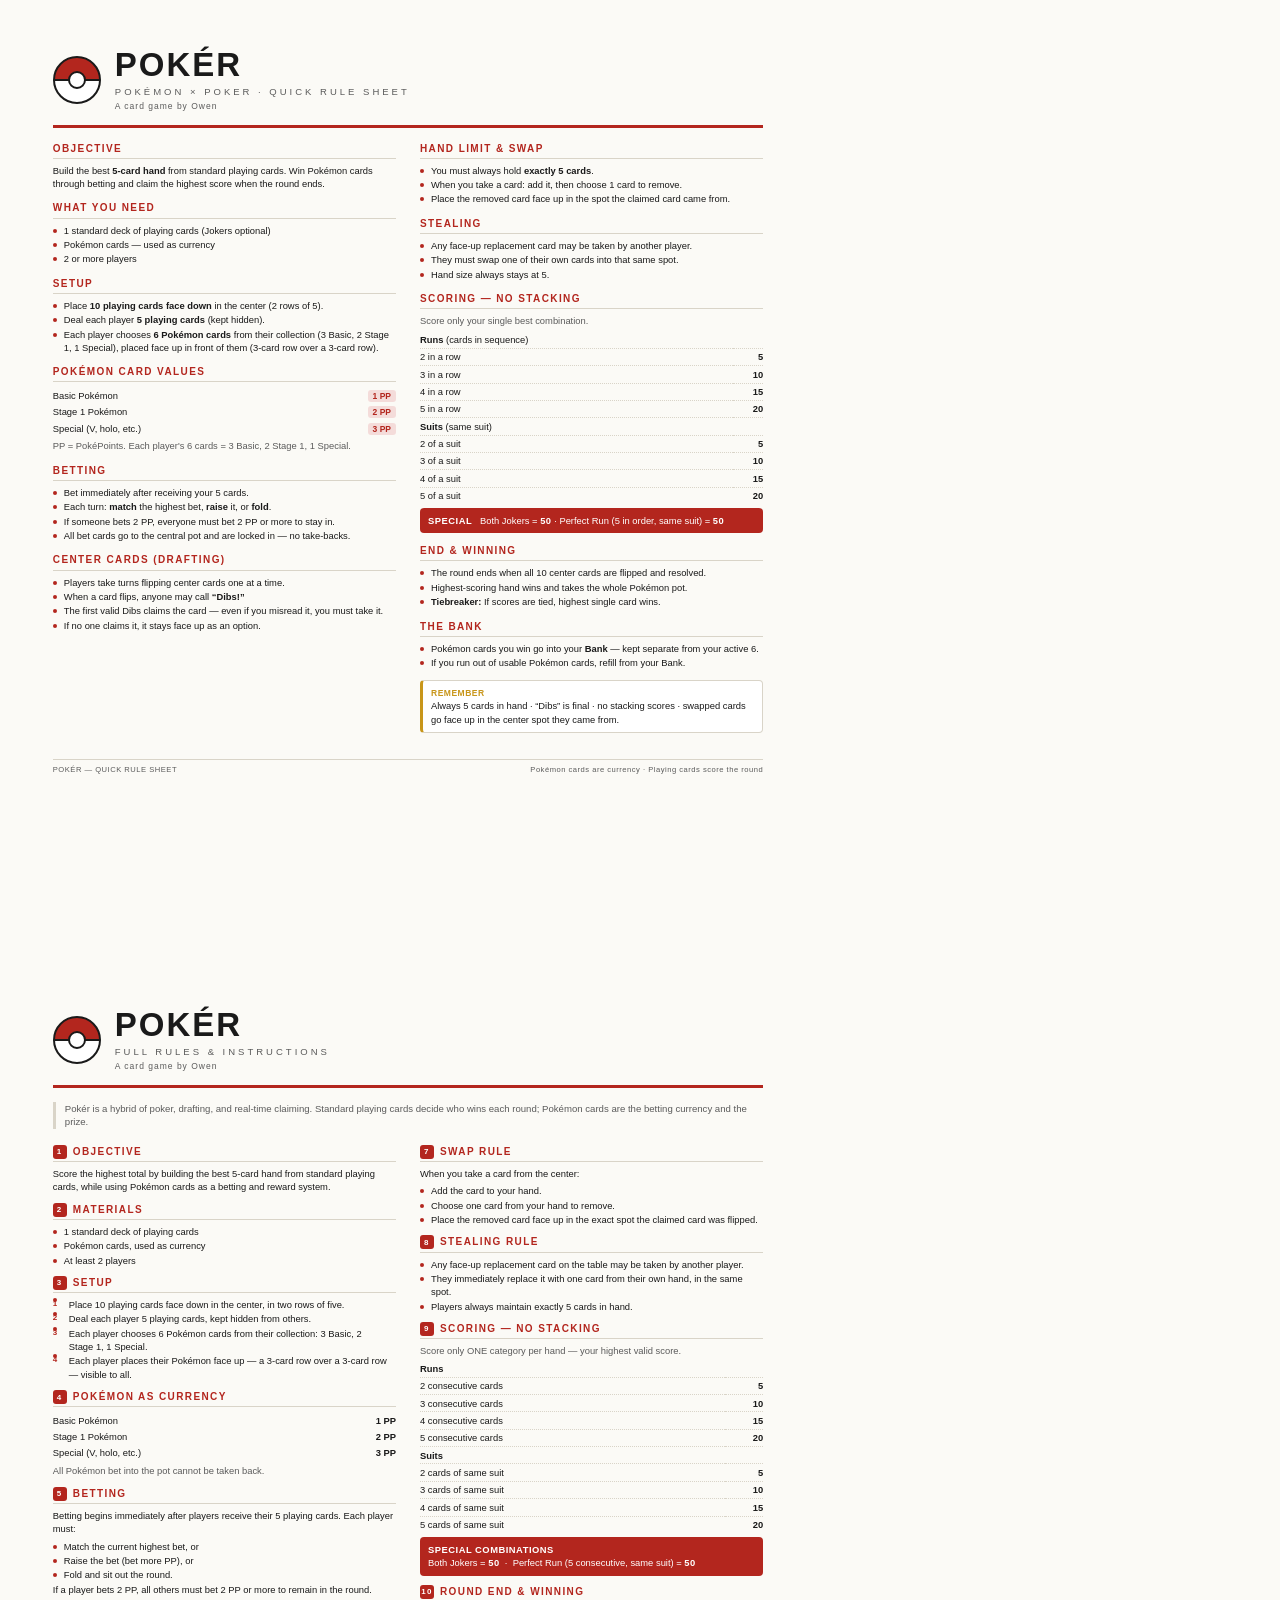
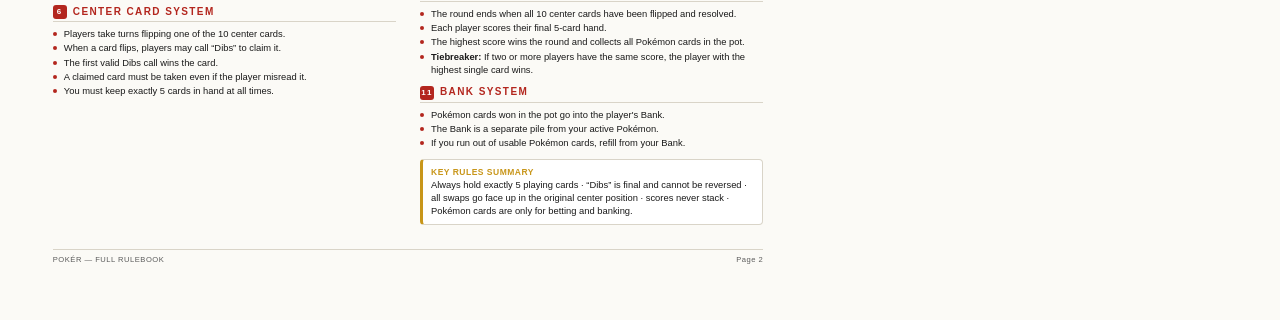
<file: pokr/index.html>
<!doctype html>
<html lang="en">
    <head>
        <meta charset="utf-8" />
        <title>Poker - Rulebook</title>
        <style>
            @page {
                size: letter;
                margin: 0;
            }
            @media print {
                html,
                body {
                    margin: 0;
                    padding: 0;
                }
                .sheet {
                    width: 100% !important;
                    min-height: auto !important;
                    padding: 0.3in !important;
                    page-break-after: always;
                }
                .sheet:last-child {
                    page-break-after: avoid !important;
                }
                .block {
                    break-inside: avoid !important;
                    -webkit-column-break-inside: avoid !important;
                }
            }
            * {
                box-sizing: border-box;
                margin: 0;
                padding: 0;
            }

            :root {
                --ink: #1a1a1a;
                --muted: #5b5b5b;
                --line: #d9d4c8;
                --accent: #b3261e;
                --accent-soft: #f4dcda;
                --gold: #c8961a;
                --paper: #fbfaf6;
                --panel: #ffffff;
            }

            html {
                -webkit-print-color-adjust: exact;
                print-color-adjust: exact;
            }
            body {
                font-family: "Helvetica Neue", Arial, sans-serif;
                color: #1a1a1a;
                background: #fbfaf6;
                font-size: 9.4px;
                line-height: 1.42;
            }

            .sheet {
                width: 8.5in;
                min-height: 10in;
                padding: 0.5in 0.55in;
                page-break-after: always;
                page-break-inside: avoid;
                position: relative;
            }
            .sheet:last-child {
                page-break-after: avoid;
            }

            /* ---------- Masthead ---------- */
            .masthead {
                display: flex;
                align-items: center;
                gap: 14px;
                border-bottom: 3px solid #b3261e;
                padding-bottom: 12px;
                margin-bottom: 14px;
            }
            .ball {
                width: 48px;
                height: 48px;
                border-radius: 50%;
                background: linear-gradient(
                    180deg,
                    #b3261e 0 50%,
                    #ffffff 50% 100%
                );
                border: 2px solid #1a1a1a;
                position: relative;
                flex: 0 0 auto;
            }
            .ball::before {
                content: "";
                position: absolute;
                top: 50%;
                left: 0;
                right: 0;
                height: 2px;
                margin-top: -1px;
                background: #1a1a1a;
            }
            .ball::after {
                content: "";
                position: absolute;
                top: 50%;
                left: 50%;
                transform: translate(-50%, -50%);
                width: 14px;
                height: 14px;
                background: #fff;
                border: 2px solid #1a1a1a;
                border-radius: 50%;
            }
            .title-block h1 {
                font-size: 33px;
                letter-spacing: 2px;
                font-weight: 800;
                line-height: 1;
                text-transform: uppercase;
            }
            .title-block .sub {
                font-size: 9.5px;
                color: #5b5b5b;
                letter-spacing: 3px;
                text-transform: uppercase;
                margin-top: 4px;
            }
            .title-block .by {
                font-size: 8.5px;
                color: #5b5b5b;
                margin-top: 2px;
                letter-spacing: 1px;
            }

            /* ---------- Layout ---------- */
            .cols {
                display: table;
                width: 100%;
                table-layout: fixed;
            }
            .col-left,
            .col-right {
                display: table-cell;
                width: 50%;
                vertical-align: top;
            }
            .col-left {
                padding-right: 12px;
            }
            .col-right {
                padding-left: 12px;
            }
            .block {
                margin-bottom: 11px;
            }

            h2 {
                font-size: 10px;
                text-transform: uppercase;
                letter-spacing: 1.4px;
                color: #b3261e;
                font-weight: 800;
                border-bottom: 1px solid #d9d4c8;
                padding-bottom: 2px;
                margin-bottom: 5px;
                display: flex;
                align-items: center;
                gap: 6px;
            }
            h2 .n {
                background: #b3261e;
                color: #fff;
                font-size: 8px;
                font-weight: 700;
                width: 14px;
                height: 14px;
                border-radius: 3px;
                display: inline-flex;
                align-items: center;
                justify-content: center;
                flex: 0 0 auto;
            }
            p {
                margin-bottom: 4px;
            }
            ul {
                list-style: none;
            }
            li {
                padding-left: 11px;
                position: relative;
                margin-bottom: 2px;
            }
            li::before {
                content: "";
                position: absolute;
                left: 0;
                top: 5px;
                width: 4px;
                height: 4px;
                border-radius: 50%;
                background: #b3261e;
            }
            .tight li {
                margin-bottom: 1px;
            }
            strong {
                font-weight: 700;
            }
            .muted {
                color: #5b5b5b;
            }

            /* ---------- Value / score tables ---------- */
            table {
                width: 100%;
                border-collapse: collapse;
                margin-top: 2px;
            }
            td {
                padding: 1.5px 0;
                vertical-align: top;
            }
            td.r {
                text-align: right;
                font-weight: 700;
                white-space: nowrap;
            }
            .scoretable td {
                border-bottom: 1px dotted #d9d4c8;
            }
            .scoretable tr:last-child td {
                border-bottom: none;
            }

            .pill {
                display: inline-block;
                background: #f4dcda;
                color: #b3261e;
                font-weight: 700;
                padding: 0 5px;
                border-radius: 3px;
                font-size: 8.5px;
            }

            .callout {
                background: #ffffff;
                border: 1px solid #d9d4c8;
                border-left: 3px solid #c8961a;
                padding: 6px 8px;
                border-radius: 4px;
                margin-top: 2px;
            }
            .callout .lead {
                font-weight: 800;
                color: #c8961a;
                text-transform: uppercase;
                letter-spacing: 0.5px;
                font-size: 8.5px;
            }

            .perfect {
                background: #b3261e;
                color: #fff;
                border-radius: 4px;
                padding: 6px 8px;
                margin-top: 4px;
            }
            .perfect b {
                letter-spacing: 0.5px;
            }

            .footer {
                margin-top: 15px;
                border-top: 1px solid #d9d4c8;
                padding-top: 5px;
                font-size: 7.6px;
                color: #5b5b5b;
                display: flex;
                justify-content: space-between;
                letter-spacing: 0.5px;
            }

            /* ---------- Full rulebook page ---------- */
            .doc h2 {
                margin-top: 4px;
            }
            .doc .block {
                margin-bottom: 9px;
            }
            .doc-intro {
                font-size: 9.6px;
                color: #5b5b5b;
                margin-bottom: 12px;
                border-left: 3px solid #d9d4c8;
                padding-left: 9px;
            }
            .seq {
                counter-reset: step;
            }
            .step {
                padding-left: 16px;
                position: relative;
                margin-bottom: 2px;
            }
            .step::before {
                counter-increment: step;
                content: counter(step);
                position: absolute;
                left: 0;
                top: 0;
                font-weight: 700;
                color: #b3261e;
                font-size: 8px;
            }
            .step li::before,
            .step::after {
                content: none;
            }
        </style>
    </head>
    <body>
        <!-- ============ PAGE 1: ONE-SHEET QUICK REFERENCE ============ -->
        <section class="sheet">
            <div class="masthead">
                <div class="ball"></div>
                <div class="title-block">
                    <h1>Pok&eacute;r</h1>
                    <div class="sub">
                        Pok&eacute;mon &times; Poker &middot; Quick Rule Sheet
                    </div>
                    <div class="by">A card game by Owen</div>
                </div>
            </div>

            <div class="cols">
                <div class="col-left">
                    <div class="block">
                        <h2>Objective</h2>
                        <p>
                            Build the best <strong>5-card hand</strong> from
                            standard playing cards. Win Pok&eacute;mon cards
                            through betting and claim the highest score when the
                            round ends.
                        </p>
                    </div>

                    <div class="block">
                        <h2>What You Need</h2>
                        <ul class="tight">
                            <li>
                                1 standard deck of playing cards (Jokers
                                optional)
                            </li>
                            <li>
                                Pok&eacute;mon cards &mdash; used as currency
                            </li>
                            <li>2 or more players</li>
                        </ul>
                    </div>

                    <div class="block">
                        <h2>Setup</h2>
                        <ul class="tight">
                            <li>
                                Place
                                <strong>10 playing cards face down</strong> in
                                the center (2 rows of 5).
                            </li>
                            <li>
                                Deal each player
                                <strong>5 playing cards</strong> (kept hidden).
                            </li>
                            <li>
                                Each player chooses
                                <strong>6 Pok&eacute;mon cards</strong> from
                                their collection (3 Basic, 2 Stage 1, 1
                                Special), placed face up in front of them
                                (3-card row over a 3-card row).
                            </li>
                        </ul>
                    </div>

                    <div class="block">
                        <h2>Pok&eacute;mon Card Values</h2>
                        <table>
                            <tr>
                                <td>Basic Pok&eacute;mon</td>
                                <td class="r">
                                    <span class="pill">1 PP</span>
                                </td>
                            </tr>
                            <tr>
                                <td>Stage 1 Pok&eacute;mon</td>
                                <td class="r">
                                    <span class="pill">2 PP</span>
                                </td>
                            </tr>
                            <tr>
                                <td>Special (V, holo, etc.)</td>
                                <td class="r">
                                    <span class="pill">3 PP</span>
                                </td>
                            </tr>
                        </table>
                        <p class="muted" style="margin-top: 3px">
                            PP = Pok&eacute;Points. Each player's 6 cards = 3
                            Basic, 2 Stage&nbsp;1, 1 Special.
                        </p>
                    </div>

                    <div class="block">
                        <h2>Betting</h2>
                        <ul class="tight">
                            <li>
                                Bet immediately after receiving your 5 cards.
                            </li>
                            <li>
                                Each turn: <strong>match</strong> the highest
                                bet, <strong>raise</strong> it, or
                                <strong>fold</strong>.
                            </li>
                            <li>
                                If someone bets 2 PP, everyone must bet 2 PP or
                                more to stay in.
                            </li>
                            <li>
                                All bet cards go to the central pot and are
                                locked in &mdash; no take-backs.
                            </li>
                        </ul>
                    </div>

                    <div class="block">
                        <h2>Center Cards (Drafting)</h2>
                        <ul class="tight">
                            <li>
                                Players take turns flipping center cards one at
                                a time.
                            </li>
                            <li>
                                When a card flips, anyone may call
                                <strong>&ldquo;Dibs!&rdquo;</strong>
                            </li>
                            <li>
                                The first valid Dibs claims the card &mdash;
                                even if you misread it, you must take it.
                            </li>
                            <li>
                                If no one claims it, it stays face up as an
                                option.
                            </li>
                        </ul>
                    </div>
                </div>

                <div class="col-right">
                    <div class="block">
                        <h2>Hand Limit &amp; Swap</h2>
                        <ul class="tight">
                            <li>
                                You must always hold
                                <strong>exactly 5 cards</strong>.
                            </li>
                            <li>
                                When you take a card: add it, then choose 1 card
                                to remove.
                            </li>
                            <li>
                                Place the removed card face up in the spot the
                                claimed card came from.
                            </li>
                        </ul>
                    </div>

                    <div class="block">
                        <h2>Stealing</h2>
                        <ul class="tight">
                            <li>
                                Any face-up replacement card may be taken by
                                another player.
                            </li>
                            <li>
                                They must swap one of their own cards into that
                                same spot.
                            </li>
                            <li>Hand size always stays at 5.</li>
                        </ul>
                    </div>

                    <div class="block">
                        <h2>Scoring &mdash; No Stacking</h2>
                        <p class="muted" style="margin-bottom: 4px">
                            Score only your single best combination.
                        </p>
                        <table class="scoretable">
                            <tr>
                                <td>
                                    <strong>Runs</strong> (cards in sequence)
                                </td>
                                <td></td>
                            </tr>
                            <tr>
                                <td>2 in a row</td>
                                <td class="r">5</td>
                            </tr>
                            <tr>
                                <td>3 in a row</td>
                                <td class="r">10</td>
                            </tr>
                            <tr>
                                <td>4 in a row</td>
                                <td class="r">15</td>
                            </tr>
                            <tr>
                                <td>5 in a row</td>
                                <td class="r">20</td>
                            </tr>
                            <tr>
                                <td><strong>Suits</strong> (same suit)</td>
                                <td></td>
                            </tr>
                            <tr>
                                <td>2 of a suit</td>
                                <td class="r">5</td>
                            </tr>
                            <tr>
                                <td>3 of a suit</td>
                                <td class="r">10</td>
                            </tr>
                            <tr>
                                <td>4 of a suit</td>
                                <td class="r">15</td>
                            </tr>
                            <tr>
                                <td>5 of a suit</td>
                                <td class="r">20</td>
                            </tr>
                        </table>
                        <div class="perfect">
                            <b>SPECIAL</b> &nbsp; Both Jokers =
                            <b>50</b> &middot; Perfect Run (5 in order, same
                            suit) = <b>50</b>
                        </div>
                    </div>

                    <div class="block">
                        <h2>End &amp; Winning</h2>
                        <ul class="tight">
                            <li>
                                The round ends when all 10 center cards are
                                flipped and resolved.
                            </li>
                            <li>
                                Highest-scoring hand wins and takes the whole
                                Pok&eacute;mon pot.
                            </li>
                            <li>
                                <strong>Tiebreaker:</strong> If scores are tied,
                                highest single card wins.
                            </li>
                        </ul>
                    </div>

                    <div class="block">
                        <h2>The Bank</h2>
                        <ul class="tight">
                            <li>
                                Pok&eacute;mon cards you win go into your
                                <strong>Bank</strong> &mdash; kept separate from
                                your active 6.
                            </li>
                            <li>
                                If you run out of usable Pok&eacute;mon cards,
                                refill from your Bank.
                            </li>
                        </ul>
                    </div>

                    <div class="block">
                        <div class="callout">
                            <div class="lead">Remember</div>
                            Always 5 cards in hand &middot; &ldquo;Dibs&rdquo;
                            is final &middot; no stacking scores &middot;
                            swapped cards go face up in the center spot they
                            came from.
                        </div>
                    </div>
                </div>
            </div>

            <div class="footer">
                <span>POK&Eacute;R &mdash; QUICK RULE SHEET</span>
                <span
                    >Pok&eacute;mon cards are currency &middot; Playing cards
                    score the round</span
                >
            </div>
        </section>

        <!-- ============ PAGE 2: FULL RULEBOOK ============ -->
        <section class="sheet doc">
            <div class="masthead">
                <div class="ball"></div>
                <div class="title-block">
                    <h1>Pok&eacute;r</h1>
                    <div class="sub">Full Rules &amp; Instructions</div>
                    <div class="by">A card game by Owen</div>
                </div>
            </div>

            <p class="doc-intro">
                Pok&eacute;r is a hybrid of poker, drafting, and real-time
                claiming. Standard playing cards decide who wins each round;
                Pok&eacute;mon cards are the betting currency and the prize.
            </p>

            <div class="cols">
                <div class="col-left">
                    <div class="block">
                        <h2><span class="n">1</span>Objective</h2>
                        <p>
                            Score the highest total by building the best 5-card
                            hand from standard playing cards, while using
                            Pok&eacute;mon cards as a betting and reward system.
                        </p>
                    </div>

                    <div class="block">
                        <h2><span class="n">2</span>Materials</h2>
                        <ul class="tight">
                            <li>1 standard deck of playing cards</li>
                            <li>Pok&eacute;mon cards, used as currency</li>
                            <li>At least 2 players</li>
                        </ul>
                    </div>

                    <div class="block">
                        <h2><span class="n">3</span>Setup</h2>
                        <ul class="seq tight">
                            <li class="step">
                                Place 10 playing cards face down in the center,
                                in two rows of five.
                            </li>
                            <li class="step">
                                Deal each player 5 playing cards, kept hidden
                                from others.
                            </li>
                            <li class="step">
                                Each player chooses 6 Pok&eacute;mon cards from
                                their collection: 3 Basic, 2 Stage&nbsp;1, 1
                                Special.
                            </li>
                            <li class="step">
                                Each player places their Pok&eacute;mon face up
                                &mdash; a 3-card row over a 3-card row &mdash;
                                visible to all.
                            </li>
                        </ul>
                    </div>

                    <div class="block">
                        <h2>
                            <span class="n">4</span>Pok&eacute;mon as Currency
                        </h2>
                        <table>
                            <tr>
                                <td>Basic Pok&eacute;mon</td>
                                <td class="r">1 PP</td>
                            </tr>
                            <tr>
                                <td>Stage 1 Pok&eacute;mon</td>
                                <td class="r">2 PP</td>
                            </tr>
                            <tr>
                                <td>Special (V, holo, etc.)</td>
                                <td class="r">3 PP</td>
                            </tr>
                        </table>
                        <p class="muted" style="margin-top: 3px">
                            All Pok&eacute;mon bet into the pot cannot be taken
                            back.
                        </p>
                    </div>

                    <div class="block">
                        <h2><span class="n">5</span>Betting</h2>
                        <p>
                            Betting begins immediately after players receive
                            their 5 playing cards. Each player must:
                        </p>
                        <ul class="tight">
                            <li>Match the current highest bet, or</li>
                            <li>Raise the bet (bet more PP), or</li>
                            <li>Fold and sit out the round.</li>
                        </ul>
                        <p>
                            If a player bets 2 PP, all others must bet 2 PP or
                            more to remain in the round.
                        </p>
                    </div>

                    <div class="block">
                        <h2><span class="n">6</span>Center Card System</h2>
                        <ul class="tight">
                            <li>
                                Players take turns flipping one of the 10 center
                                cards.
                            </li>
                            <li>
                                When a card flips, players may call
                                &ldquo;Dibs&rdquo; to claim it.
                            </li>
                            <li>The first valid Dibs call wins the card.</li>
                            <li>
                                A claimed card must be taken even if the player
                                misread it.
                            </li>
                            <li>
                                You must keep exactly 5 cards in hand at all
                                times.
                            </li>
                        </ul>
                    </div>
                </div>

                <div class="col-right">
                    <div class="block">
                        <h2><span class="n">7</span>Swap Rule</h2>
                        <p>When you take a card from the center:</p>
                        <ul class="tight">
                            <li>Add the card to your hand.</li>
                            <li>Choose one card from your hand to remove.</li>
                            <li>
                                Place the removed card face up in the exact spot
                                the claimed card was flipped.
                            </li>
                        </ul>
                    </div>

                    <div class="block">
                        <h2><span class="n">8</span>Stealing Rule</h2>
                        <ul class="tight">
                            <li>
                                Any face-up replacement card on the table may be
                                taken by another player.
                            </li>
                            <li>
                                They immediately replace it with one card from
                                their own hand, in the same spot.
                            </li>
                            <li>
                                Players always maintain exactly 5 cards in hand.
                            </li>
                        </ul>
                    </div>

                    <div class="block">
                        <h2>
                            <span class="n">9</span>Scoring &mdash; No Stacking
                        </h2>
                        <p class="muted" style="margin-bottom: 3px">
                            Score only ONE category per hand &mdash; your
                            highest valid score.
                        </p>
                        <table class="scoretable">
                            <tr>
                                <td><strong>Runs</strong></td>
                                <td class="r"></td>
                            </tr>
                            <tr>
                                <td>2 consecutive cards</td>
                                <td class="r">5</td>
                            </tr>
                            <tr>
                                <td>3 consecutive cards</td>
                                <td class="r">10</td>
                            </tr>
                            <tr>
                                <td>4 consecutive cards</td>
                                <td class="r">15</td>
                            </tr>
                            <tr>
                                <td>5 consecutive cards</td>
                                <td class="r">20</td>
                            </tr>
                            <tr>
                                <td><strong>Suits</strong></td>
                                <td class="r"></td>
                            </tr>
                            <tr>
                                <td>2 cards of same suit</td>
                                <td class="r">5</td>
                            </tr>
                            <tr>
                                <td>3 cards of same suit</td>
                                <td class="r">10</td>
                            </tr>
                            <tr>
                                <td>4 cards of same suit</td>
                                <td class="r">15</td>
                            </tr>
                            <tr>
                                <td>5 cards of same suit</td>
                                <td class="r">20</td>
                            </tr>
                        </table>
                        <div class="perfect" style="margin-top: 4px">
                            <b>SPECIAL COMBINATIONS</b><br />
                            Both Jokers = <b>50</b> &nbsp;&middot;&nbsp; Perfect
                            Run (5 consecutive, same suit) = <b>50</b>
                        </div>
                    </div>

                    <div class="block">
                        <h2>
                            <span class="n">10</span>Round End &amp; Winning
                        </h2>
                        <ul class="tight">
                            <li>
                                The round ends when all 10 center cards have
                                been flipped and resolved.
                            </li>
                            <li>Each player scores their final 5-card hand.</li>
                            <li>
                                The highest score wins the round and collects
                                all Pok&eacute;mon cards in the pot.
                            </li>
                            <li>
                                <strong>Tiebreaker:</strong> If two or more
                                players have the same score, the player with the
                                highest single card wins.
                            </li>
                        </ul>
                    </div>

                    <div class="block">
                        <h2><span class="n">11</span>Bank System</h2>
                        <ul class="tight">
                            <li>
                                Pok&eacute;mon cards won in the pot go into the
                                player's Bank.
                            </li>
                            <li>
                                The Bank is a separate pile from your active
                                Pok&eacute;mon.
                            </li>
                            <li>
                                If you run out of usable Pok&eacute;mon cards,
                                refill from your Bank.
                            </li>
                        </ul>
                    </div>

                    <div class="block">
                        <div class="callout">
                            <div class="lead">Key Rules Summary</div>
                            Always hold exactly 5 playing cards &middot;
                            &ldquo;Dibs&rdquo; is final and cannot be reversed
                            &middot; all swaps go face up in the original center
                            position &middot; scores never stack &middot;
                            Pok&eacute;mon cards are only for betting and
                            banking.
                        </div>
                    </div>
                </div>
            </div>

            <div class="footer">
                <span>POK&Eacute;R &mdash; FULL RULEBOOK</span>
                <span>Page 2</span>
            </div>
        </section>
    </body>
</html>
</file>
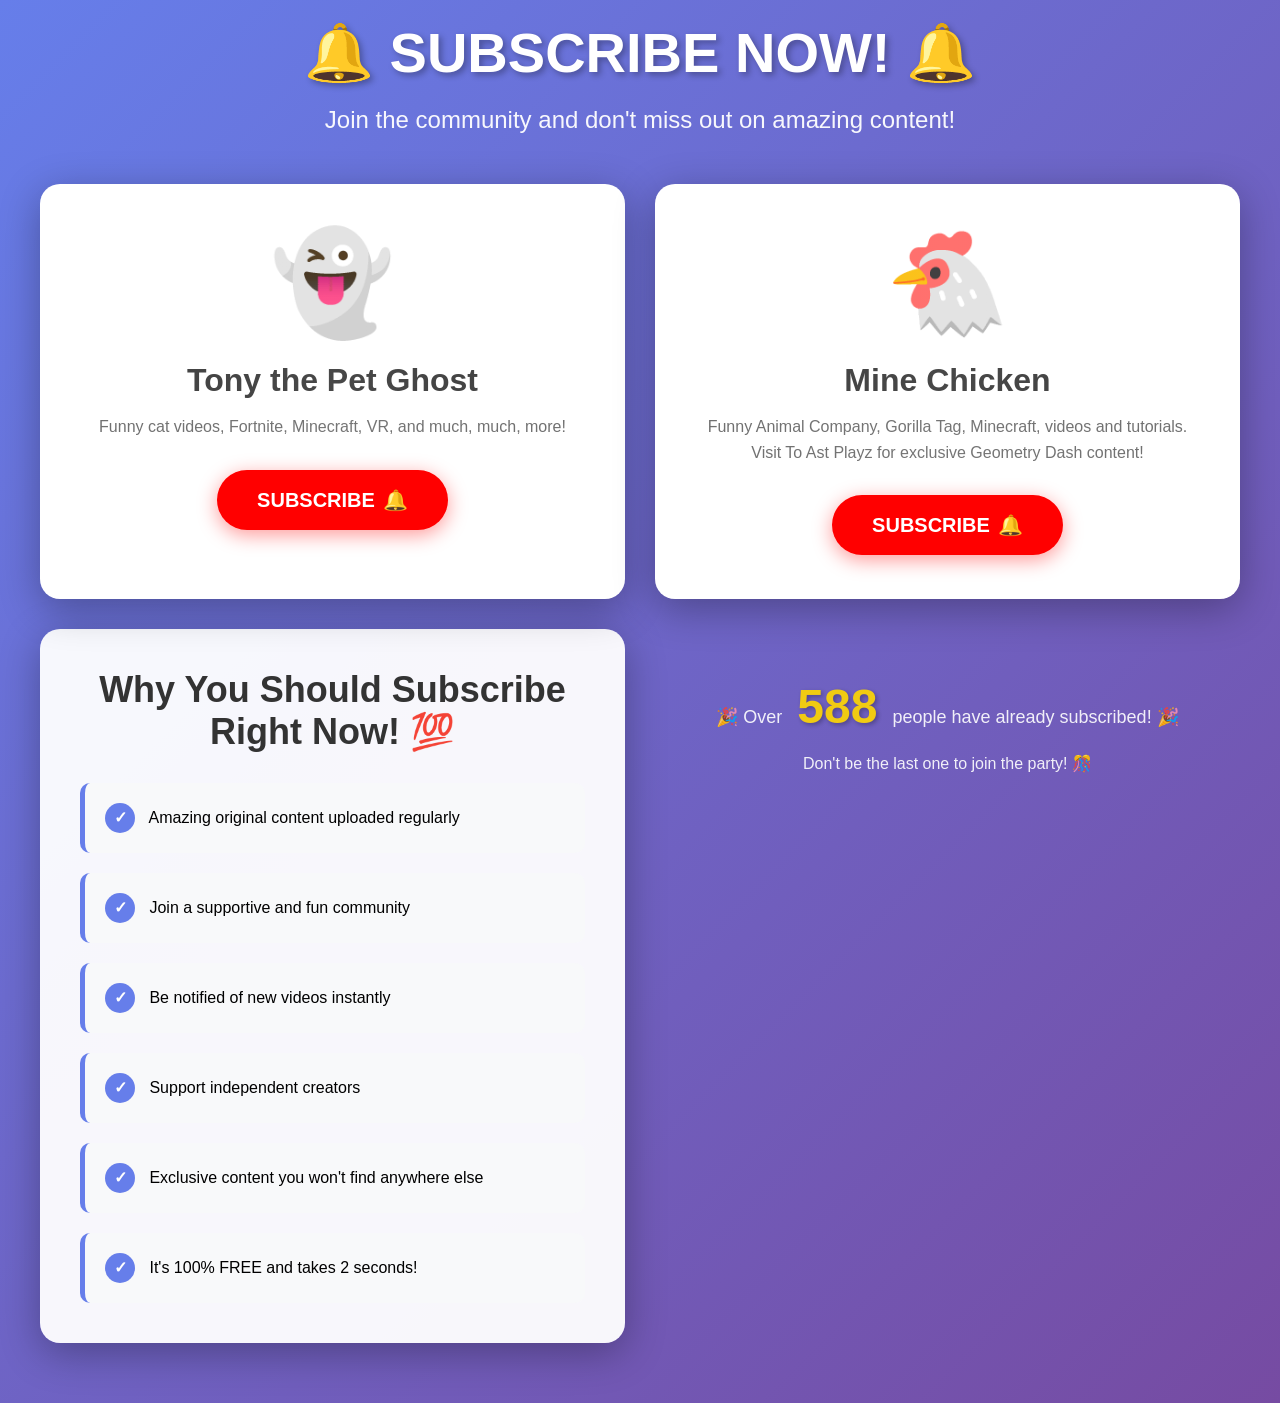
<file: subscribe-page/index.html>
<!doctype html>
<html lang="en">
    <head>
        <meta charset="UTF-8" />
        <meta name="viewport" content="width=device-width, initial-scale=1.0" />
        <title>Subscribe Now! 🔔</title>
        <style>
            * {
                margin: 0;
                padding: 0;
                box-sizing: border-box;
            }

            body {
                font-family: "Segoe UI", Tahoma, Geneva, Verdana, sans-serif;
                background: linear-gradient(135deg, #667eea 0%, #764ba2 100%);
                min-height: 100vh;
                padding: 20px;
                display: flex;
                flex-direction: column;
                align-items: center;
                justify-content: center;
            }

            .container {
                max-width: 1200px;
                width: 100%;
            }

            h1 {
                text-align: center;
                color: #fff;
                font-size: 56px;
                margin-bottom: 20px;
                text-shadow: 3px 3px 6px rgba(0, 0, 0, 0.3);
                animation: bounce 2s ease-in-out infinite;
            }

            @keyframes bounce {
                0%,
                100% {
                    transform: translateY(0);
                }
                50% {
                    transform: translateY(-10px);
                }
            }

            .subtitle {
                text-align: center;
                color: #fff;
                font-size: 24px;
                margin-bottom: 50px;
                opacity: 0.95;
            }

            .channels-container {
                display: grid;
                grid-template-columns: repeat(auto-fit, minmax(450px, 1fr));
                gap: 30px;
                margin-bottom: 40px;
            }

            .channel-card {
                background: white;
                border-radius: 20px;
                padding: 40px;
                box-shadow: 0 10px 40px rgba(0, 0, 0, 0.3);
                text-align: center;
                transition:
                    transform 0.3s,
                    box-shadow 0.3s;
                position: relative;
                overflow: hidden;
            }

            .channel-card::before {
                content: "";
                position: absolute;
                top: -50%;
                left: -50%;
                width: 200%;
                height: 200%;
                background: linear-gradient(
                    45deg,
                    transparent,
                    rgba(255, 255, 255, 0.1),
                    transparent
                );
                transform: rotate(45deg);
                animation: shine 3s infinite;
            }

            @keyframes shine {
                0% {
                    left: -50%;
                }
                100% {
                    left: 150%;
                }
            }

            .channel-card:hover {
                transform: translateY(-10px);
                box-shadow: 0 15px 50px rgba(0, 0, 0, 0.4);
            }

            .channel-icon {
                font-size: 100px;
                margin-bottom: 20px;
                animation: float 3s ease-in-out infinite;
            }

            @keyframes float {
                0%,
                100% {
                    transform: translateY(0);
                }
                50% {
                    transform: translateY(-15px);
                }
            }

            .channel-card:nth-child(1) .channel-icon {
                animation-delay: 0s;
            }

            .channel-card:nth-child(2) .channel-icon {
                animation-delay: 0.5s;
            }

            .channel-name {
                font-size: 32px;
                font-weight: bold;
                color: #333;
                margin-bottom: 15px;
            }

            .channel-description {
                font-size: 16px;
                color: #666;
                margin-bottom: 30px;
                line-height: 1.6;
            }

            .subscribe-btn {
                display: inline-block;
                background: #ff0000;
                color: white;
                padding: 18px 40px;
                font-size: 20px;
                font-weight: bold;
                text-decoration: none;
                border-radius: 50px;
                transition: all 0.3s;
                box-shadow: 0 5px 20px rgba(255, 0, 0, 0.4);
                position: relative;
                overflow: hidden;
            }

            .subscribe-btn::before {
                content: "";
                position: absolute;
                top: 50%;
                left: 50%;
                width: 0;
                height: 0;
                border-radius: 50%;
                background: rgba(255, 255, 255, 0.3);
                transform: translate(-50%, -50%);
                transition:
                    width 0.6s,
                    height 0.6s;
            }

            .subscribe-btn:hover::before {
                width: 300px;
                height: 300px;
            }

            .subscribe-btn:hover {
                background: #cc0000;
                transform: scale(1.1);
                box-shadow: 0 8px 30px rgba(255, 0, 0, 0.6);
            }

            .subscribe-btn span {
                position: relative;
                z-index: 1;
            }

            .bell-icon {
                display: inline-block;
                margin-left: 8px;
                animation: ring 2s ease-in-out infinite;
            }

            @keyframes ring {
                0%,
                100% {
                    transform: rotate(0deg);
                }
                10%,
                30% {
                    transform: rotate(-10deg);
                }
                20%,
                40% {
                    transform: rotate(10deg);
                }
                50% {
                    transform: rotate(0deg);
                }
            }

            .reasons {
                background: rgba(255, 255, 255, 0.95);
                border-radius: 20px;
                padding: 40px;
                text-align: center;
                box-shadow: 0 10px 40px rgba(0, 0, 0, 0.3);
            }

            .reasons h2 {
                font-size: 36px;
                color: #333;
                margin-bottom: 30px;
            }

            .reasons-list {
                display: grid;
                grid-template-columns: repeat(auto-fit, minmax(250px, 1fr));
                gap: 20px;
                text-align: left;
            }

            .reason-item {
                background: #f8f9fa;
                padding: 20px;
                border-radius: 10px;
                border-left: 5px solid #667eea;
            }

            .reason-item::before {
                content: "✓";
                display: inline-block;
                width: 30px;
                height: 30px;
                background: #667eea;
                color: white;
                border-radius: 50%;
                text-align: center;
                line-height: 30px;
                margin-right: 10px;
                font-weight: bold;
            }

            .footer {
                text-align: center;
                margin-top: 50px;
                color: white;
                font-size: 18px;
                opacity: 0.9;
            }

            .counter {
                display: inline-block;
                font-size: 48px;
                font-weight: bold;
                color: #ffd700;
                text-shadow: 2px 2px 4px rgba(0, 0, 0, 0.3);
                margin: 0 10px;
            }

            @media (max-width: 768px) {
                h1 {
                    font-size: 36px;
                }

                .subtitle {
                    font-size: 18px;
                }

                .channels-container {
                    grid-template-columns: 1fr;
                }

                .channel-icon {
                    font-size: 80px;
                }

                .channel-name {
                    font-size: 24px;
                }

                .reasons h2 {
                    font-size: 28px;
                }
            }

            .pulse {
                animation: pulse 2s ease-in-out infinite;
            }

            @keyframes pulse {
                0%,
                100% {
                    transform: scale(1);
                }
                50% {
                    transform: scale(1.05);
                }
            }
        </style>
    </head>
    <body>
        <div class="container">
            <h1>🔔 SUBSCRIBE NOW! 🔔</h1>
            <p class="subtitle">
                Join the community and don't miss out on amazing content!
            </p>

            <div class="channels-container">
                <div class="channel-card pulse">
                    <div class="channel-icon">👻</div>
                    <div class="channel-name">Tony the Pet Ghost</div>
                    <p class="channel-description">
                        Funny cat videos, Fortnite, Minecraft, VR, and much,
                        much, more!
                    </p>
                    <a
                        href="https://youtube.com/@Tony-the-pet-ghost"
                        target="_blank"
                        class="subscribe-btn"
                    >
                        <span>SUBSCRIBE<span class="bell-icon">🔔</span></span>
                    </a>
                </div>

                <div class="channel-card pulse">
                    <div class="channel-icon">🐔</div>
                    <div class="channel-name">Mine Chicken</div>
                    <p class="channel-description">
                        Funny Animal Company, Gorilla Tag, Minecraft, videos and
                        tutorials. Visit To Ast Playz for exclusive Geometry
                        Dash content!
                    </p>
                    <a
                        href="https://youtube.com/@minechicken98"
                        target="_blank"
                        class="subscribe-btn"
                    >
                        <span>SUBSCRIBE<span class="bell-icon">🔔</span></span>
                    </a>
                </div>

            <div class="reasons">
                <h2>Why You Should Subscribe Right Now! 💯</h2>
                <div class="reasons-list">
                    <div class="reason-item">
                        Amazing original content uploaded regularly
                    </div>
                    <div class="reason-item">
                        Join a supportive and fun community
                    </div>
                    <div class="reason-item">
                        Be notified of new videos instantly
                    </div>
                    <div class="reason-item">
                        Support independent creators
                    </div>
                    <div class="reason-item">
                        Exclusive content you won't find anywhere else
                    </div>
                    <div class="reason-item">
                        It's 100% FREE and takes 2 seconds!
                    </div>
                </div>
            </div>

            <div class="footer">
                <p>
                    🎉 Over <span class="counter" id="counter">0</span> people
                    have already subscribed! 🎉
                </p>
                <p style="margin-top: 20px; font-size: 16px">
                    Don't be the last one to join the party! 🎊
                </p>
            </div>
        </div>

        <script>
            // Animated counter
            let count = 0;
            const target = 1337; // Fun number
            const counter = document.getElementById("counter");

            function updateCounter() {
                if (count < target) {
                    count += Math.ceil(target / 100);
                    if (count > target) count = target;
                    counter.textContent = count.toLocaleString();
                    setTimeout(updateCounter, 20);
                } else {
                    counter.textContent = target.toLocaleString() + "+";
                }
            }

            // Start counter animation when page loads
            window.addEventListener("load", () => {
                setTimeout(updateCounter, 500);
            });

            // Add click tracking (optional - just for fun alerts)
            document.querySelectorAll(".subscribe-btn").forEach((btn) => {
                btn.addEventListener("click", (e) => {
                    // Create a celebration effect
                    const rect = btn.getBoundingClientRect();
                    createConfetti(rect.left + rect.width / 2, rect.top);
                });
            });

            function createConfetti(x, y) {
                const emojis = ["🎉", "🎊", "⭐", "✨", "🔔", "❤️"];
                for (let i = 0; i < 15; i++) {
                    const confetti = document.createElement("div");
                    confetti.textContent =
                        emojis[Math.floor(Math.random() * emojis.length)];
                    confetti.style.position = "fixed";
                    confetti.style.left = x + "px";
                    confetti.style.top = y + "px";
                    confetti.style.fontSize = "30px";
                    confetti.style.pointerEvents = "none";
                    confetti.style.zIndex = "10000";
                    document.body.appendChild(confetti);

                    const angle = Math.random() * Math.PI * 2;
                    const velocity = 5 + Math.random() * 10;
                    const vx = Math.cos(angle) * velocity;
                    const vy = Math.sin(angle) * velocity - 5;

                    let posX = x;
                    let posY = y;
                    let velY = vy;

                    function animate() {
                        posX += vx;
                        posY += velY;
                        velY += 0.5; // gravity

                        confetti.style.left = posX + "px";
                        confetti.style.top = posY + "px";
                        confetti.style.opacity = Math.max(
                            0,
                            1 - posY / window.innerHeight,
                        );

                        if (posY < window.innerHeight + 100) {
                            requestAnimationFrame(animate);
                        } else {
                            confetti.remove();
                        }
                    }

                    animate();
                }
            }
        </script>
    </body>
</html>
</file>
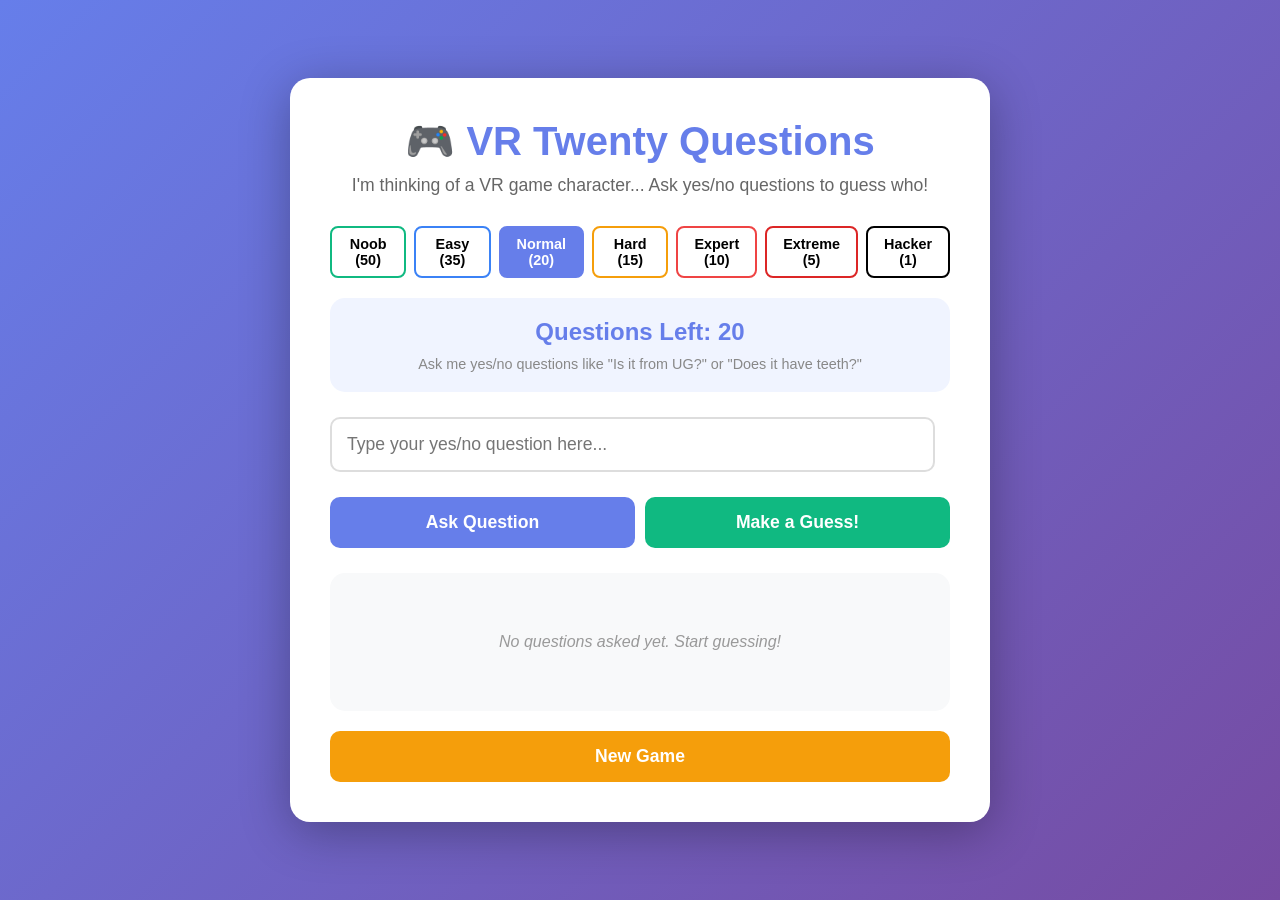
<file: vr-twenty-questions/index.html>
<!DOCTYPE html>
<html lang="en">
<head>
    <meta charset="UTF-8">
    <meta name="viewport" content="width=device-width, initial-scale=1.0">
    <title>VR Twenty Questions</title>
    <style>
        * {
            margin: 0;
            padding: 0;
            box-sizing: border-box;
        }
        body {
            font-family: -apple-system, BlinkMacSystemFont, "Segoe UI", Roboto, Oxygen, Ubuntu, Cantarell, sans-serif;
            background: linear-gradient(135deg, #667eea 0%, #764ba2 100%);
            min-height: 100vh;
            display: flex;
            justify-content: center;
            align-items: center;
            padding: 20px;
        }
        .game-container {
            background: white;
            border-radius: 20px;
            box-shadow: 0 10px 50px rgba(0, 0, 0, 0.3);
            width: 100%;
            max-width: 700px;
            padding: 40px;
        }
        h1 {
            font-size: 2.5em;
            color: #667eea;
            text-align: center;
            margin-bottom: 10px;
        }
        .subtitle {
            text-align: center;
            color: #666;
            margin-bottom: 30px;
            font-size: 1.1em;
        }
        .game-status {
            background: #f0f4ff;
            padding: 20px;
            border-radius: 15px;
            margin-bottom: 25px;
            text-align: center;
        }
        .questions-left {
            font-size: 1.5em;
            color: #667eea;
            font-weight: bold;
        }
        .hint {
            color: #888;
            font-size: 0.9em;
            margin-top: 10px;
        }
        .question-area {
            display: flex;
            gap: 15px;
            align-items: center;
            margin-bottom: 25px;
        }
        .question-input {
            flex: 1;
            padding: 15px;
            font-size: 1.1em;
            border: 2px solid #ddd;
            border-radius: 10px;
            outline: none;
        }
        .question-input:focus {
            border-color: #667eea;
        }
        .question-input:disabled {
            background: #f5f5f5;
            cursor: not-allowed;
            opacity: 0.7;
        }
        .button-group {
            display: flex;
            gap: 10px;
            margin-bottom: 25px;
        }
        button {
            flex: 1;
            padding: 15px;
            font-size: 1.1em;
            border: none;
            border-radius: 10px;
            cursor: pointer;
            font-weight: bold;
            transition: all 0.3s;
        }
        .ask-btn {
            background: #667eea;
            color: white;
        }
        .ask-btn:hover {
            background: #5568d3;
            transform: translateY(-2px);
        }
        .ask-btn:disabled {
            background: #ccc;
            cursor: not-allowed;
            opacity: 0.6;
        }
        .guess-btn {
            background: #10b981;
            color: white;
        }
        .guess-btn:hover {
            background: #059669;
            transform: translateY(-2px);
        }
        .new-game-btn {
            background: #f59e0b;
            color: white;
        }
        .new-game-btn:hover {
            background: #d97706;
            transform: translateY(-2px);
        }
        .difficulty-selector {
            display: flex;
            gap: 8px;
            justify-content: center;
            margin-bottom: 20px;
            flex-wrap: wrap;
        }
        .difficulty-btn {
            padding: 8px 16px;
            border: 2px solid #ddd;
            border-radius: 8px;
            background: white;
            cursor: pointer;
            font-size: 0.9em;
            transition: all 0.2s;
        }
        .difficulty-btn:hover {
            transform: translateY(-2px);
            box-shadow: 0 4px 8px rgba(0,0,0,0.1);
        }
        .difficulty-btn.active {
            border-color: #667eea;
            background: #667eea;
            color: white;
            font-weight: bold;
        }
        .difficulty-btn.noob { border-color: #10b981; }
        .difficulty-btn.noob.active { background: #10b981; border-color: #10b981; }
        .difficulty-btn.easy { border-color: #3b82f6; }
        .difficulty-btn.easy.active { background: #3b82f6; border-color: #3b82f6; }
        .difficulty-btn.normal { border-color: #667eea; }
        .difficulty-btn.normal.active { background: #667eea; border-color: #667eea; }
        .difficulty-btn.hard { border-color: #f59e0b; }
        .difficulty-btn.hard.active { background: #f59e0b; border-color: #f59e0b; }
        .difficulty-btn.expert { border-color: #ef4444; }
        .difficulty-btn.expert.active { background: #ef4444; border-color: #ef4444; }
        .difficulty-btn.extreme { border-color: #dc2626; }
        .difficulty-btn.extreme.active { background: #dc2626; border-color: #dc2626; }
        .difficulty-btn.hacker { border-color: #000; }
        .difficulty-btn.hacker.active { background: #000; border-color: #000; }
        .conversation {
            background: #f8f9fa;
            border-radius: 15px;
            padding: 20px;
            max-height: 400px;
            overflow-y: auto;
            margin-bottom: 20px;
        }
        .qa-item {
            margin-bottom: 20px;
            padding: 15px;
            background: white;
            border-radius: 10px;
            box-shadow: 0 2px 5px rgba(0,0,0,0.1);
        }
        .question {
            color: #667eea;
            font-weight: bold;
            margin-bottom: 8px;
        }
        .answer {
            color: #333;
            padding-left: 20px;
            font-size: 1.1em;
        }
        .answer.yes {
            color: #10b981;
        }
        .answer.no {
            color: #ef4444;
        }
        .answer.maybe {
            color: #f59e0b;
        }
        .result {
            text-align: center;
            padding: 30px;
            background: linear-gradient(135deg, #667eea 0%, #764ba2 100%);
            color: white;
            border-radius: 15px;
            font-size: 1.3em;
            margin-bottom: 20px;
        }
        .result.win {
            background: linear-gradient(135deg, #10b981 0%, #059669 100%);
        }
        .result.lose {
            background: linear-gradient(135deg, #ef4444 0%, #dc2626 100%);
        }
        .character-name {
            font-size: 2em;
            font-weight: bold;
            margin: 15px 0;
        }
        .empty-state {
            text-align: center;
            color: #999;
            padding: 40px;
            font-style: italic;
        }

        .ai-thinking {
            font-size: 1.5em;
            animation: pulse 1.5s ease-in-out infinite;
        }
        @keyframes pulse {
            0%, 100% { opacity: 0.6; }
            50% { opacity: 1; }
        }
        .api-modal {
            display: none;
            position: fixed;
            top: 0;
            left: 0;
            right: 0;
            bottom: 0;
            background: rgba(0, 0, 0, 0.7);
            z-index: 1000;
            justify-content: center;
            align-items: center;
        }
        .api-modal.show {
            display: flex;
        }
        .api-modal-content {
            background: white;
            padding: 30px;
            border-radius: 15px;
            max-width: 500px;
            width: 90%;
        }
        .api-modal h2 {
            color: #667eea;
            margin-bottom: 15px;
        }
        .api-modal input {
            width: 100%;
            padding: 12px;
            border: 2px solid #ddd;
            border-radius: 8px;
            font-size: 1em;
            margin: 10px 0;
        }
        .api-modal button {
            padding: 12px 24px;
            margin: 5px;
            border: none;
            border-radius: 8px;
            cursor: pointer;
            font-size: 1em;
        }
        .api-modal .save-btn {
            background: #667eea;
            color: white;
        }
        .api-modal .cancel-btn {
            background: #ddd;
        }
    </style>
</head>
<body>
    <div class="api-modal" id="apiModal">
        <div class="api-modal-content">
            <h2>🔑 API Configuration</h2>
            <p>Enter your Anthropic API token to enable AI-powered responses:</p>
            <p style="font-size: 0.9em; color: #666; margin-top: 10px;">Note: Uses a CORS proxy (cors-anywhere.followalong.com) to make API calls work in the browser.</p>
            <input type="password" id="apiTokenInput" placeholder="sk-ant-...">
            <div>
                <button class="save-btn" onclick="saveApiToken()">Save</button>
                <button class="cancel-btn" onclick="closeApiModal()">Cancel</button>
            </div>
        </div>
    </div>

    <div class="game-container">
        <h1 onclick="secretClick()" style="cursor: pointer;" title="Triple-click or press Ctrl+K for settings">🎮 VR Twenty Questions</h1>
        <p class="subtitle">I'm thinking of a VR game character... Ask yes/no questions to guess who!</p>

        <div class="difficulty-selector">
            <button class="difficulty-btn noob" onclick="setDifficulty('noob', 50)">Noob (50)</button>
            <button class="difficulty-btn easy" onclick="setDifficulty('easy', 35)">Easy (35)</button>
            <button class="difficulty-btn normal active" onclick="setDifficulty('normal', 20)">Normal (20)</button>
            <button class="difficulty-btn hard" onclick="setDifficulty('hard', 15)">Hard (15)</button>
            <button class="difficulty-btn expert" onclick="setDifficulty('expert', 10)">Expert (10)</button>
            <button class="difficulty-btn extreme" onclick="setDifficulty('extreme', 5)">Extreme (5)</button>
            <button class="difficulty-btn hacker" onclick="setDifficulty('hacker', 1)">Hacker (1)</button>
        </div>

        <div class="game-status">
            <div class="questions-left">Questions Left: <span id="questionsLeft">20</span></div>
            <div class="hint" id="gameHint">Ask me yes/no questions like "Is it from UG?" or "Does it have teeth?"</div>
        </div>

        <div id="resultArea"></div>

        <div class="question-area">
            <input
                type="text"
                id="questionInput"
                class="question-input"
                placeholder="Type your yes/no question here..."
                onkeypress="if(event.key==='Enter') askQuestion()"
            >
            <div id="loadingIndicator" class="ai-thinking"></div>
        </div>

        <div class="button-group">
            <button class="ask-btn" onclick="askQuestion()" id="askBtn">Ask Question</button>
            <button class="guess-btn" onclick="makeGuess()" id="guessBtn">Make a Guess!</button>
        </div>

        <div class="conversation" id="conversation">
            <div class="empty-state">No questions asked yet. Start guessing!</div>
        </div>

        <button class="new-game-btn" onclick="newGame()" style="width: 100%;">New Game</button>
    </div>

    <script>
        const characters = [
            // UG Characters
            { name: "Mammothor", game: "UG", type: "creature", traits: ["dinosaur", "fictional", "large", "powerful", "tank"] },
            { name: "Newbiesaur", game: "UG", type: "creature", traits: ["dinosaur", "fictional", "starter", "small", "hunter"] },
            { name: "Grugadon", game: "UG", type: "creature", traits: ["dinosaur", "fictional", "powerful", "tank"] },
            { name: "Triskeletops", game: "UG", type: "boss", traits: ["dinosaur", "titan", "boss", "huge", "scary", "powerful", "skeleton"] },
            { name: "Magmadon", game: "UG", type: "boss", traits: ["dinosaur", "titan", "boss", "fire", "huge", "scary", "powerful", "lava"] },
            { name: "Cryodon", game: "UG", type: "boss", traits: ["dinosaur", "titan", "boss", "ice", "cold", "huge", "scary", "powerful"] },
            { name: "Flaptor", game: "UG", type: "boss", traits: ["dinosaur", "titan", "boss", "flies", "flying", "huge", "scary", "powerful", "bird"] },
            { name: "Razorclaw", game: "UG", type: "creature", traits: ["dinosaur", "fictional", "hunter", "small", "weak", "alpha"] },
            { name: "Chadlodon", game: "UG", type: "creature", traits: ["dinosaur", "fictional", "sigma", "beard", "ugly", "fat", "chunky", "chonké", "hunter"] },
            { name: "Swoopjaw", game: "UG", type: "creature", traits: ["dinosaur", "fictional", "glider", "fast", "flies"] },
            { name: "UG Player", game: "UG", type: "player", traits: ["player", "hero", "human", "dumb", "scammer", "rider", "gorilla", "monkey"] },

            // Animal Company Monsters
            { name: "Anglerfish", game: "Animal Company", type: "monster", traits: ["monster", "blue", "big", "teeth", "scary", "fish", "turns off light", "evil"] },
            { name: "Mimic", game: "Animal Company", type: "monster", traits: ["monster", "disguise", "tricky", "jumps", "changes color", "teeth", "evil"] },
            { name: "Big Head", game: "Animal Company", type: "monster", traits: ["monster", "ugly", "larva", "giant", "big", "teeth", "kills when looked at", "scary", "evil"] },
            { name: "Cutie", game: "Animal Company", type: "monster", traits: ["monster", "seal", "cute", "small", "beige", "kills when looked at", "deceptive", "evil"], aliases: ["seal", "labubu", "dead body"] },
            { name: "Ogre", game: "Animal Company", type: "monster", traits: ["monster", "huge", "ugly", "teeth", "eyes", "throws boulders", "throws rocks", "scary", "evil"], aliases: ["oggy boi", "oggy boy"] },
            { name: "Spider", game: "Animal Company", type: "monster", traits: ["monster", "spider", "insect", "scary", "webs", "crawls", "evil"] },
            { name: "Red Light Green Light", game: "Animal Company", type: "monster", traits: ["monster", "creepy", "kills when moving", "scary", "evil", "red", "green", "robot", "big", "fast"] },
            { name: "Cyst", game: "Animal Company", type: "monster", traits: ["monster", "red", "eye", "tentacle", "scary", "evil"] },
            { name: "Chicken", game: "Animal Company", type: "monster", traits: ["monster", "scary", "fast", "loud", "golden egg", "evil"] },
            { name: "Turkey", game: "Animal Company", type: "monster", traits: ["monster", "weak", "blue", "red", "drops food", "small", "evil"] },
            { name: "Funny Animal Player", game: "Animal Company", type: "player", traits: ["animal", "player", "cute", "funny", "hero"] },

            // Gorilla Tag
            { name: "Gorilla", game: "Gorilla Tag", type: "player", traits: ["gorilla", "monkey", "player", "normal", "hero"] },
            { name: "Lava Monke", game: "Gorilla Tag", type: "enemy", traits: ["gorilla", "monkey", "red", "lava", "infected", "enemy", "evil"], aliases: ["lava monkey"] },
            { name: "Doug the Bug", game: "Gorilla Tag", type: "creature", traits: ["bug", "insect", "small", "green", "purple", "flies", "forest"] },
            { name: "Dougdina", game: "Gorilla Tag", type: "creature", traits: ["bug", "insect", "small", "green", "flies", "girl", "love"], aliases: ["dougette", "doug's girlfriend"] },
            { name: "Matt the Bat", game: "Gorilla Tag", type: "creature", traits: ["bat", "flies", "caves", "small"] },
            { name: "Mark the Shark", game: "Gorilla Tag", type: "creature", traits: ["shark", "fish", "swims", "beach", "water", "scary"] }
        ];

        let currentCharacter = null;
        let questionsAsked = 0;
        let conversation = [];
        let gameOver = false;
        let maxQuestions = 20;
        let currentDifficulty = 'normal';
        let apiToken = localStorage.getItem('anthropic_api_token') || '';
        let clickCount = 0;
        let clickTimer = null;

        function secretClick() {
            clickCount++;
            console.log('Click count:', clickCount); // Debug
            if (clickTimer) clearTimeout(clickTimer);

            if (clickCount === 3) {
                console.log('Opening API modal'); // Debug
                const modal = document.getElementById('apiModal');
                console.log('Modal element:', modal); // Debug
                if (modal) {
                    modal.classList.add('show');
                }
                clickCount = 0;
            }

            clickTimer = setTimeout(() => {
                clickCount = 0;
            }, 1000);
        }

        // Keyboard shortcut: Ctrl+K
        document.addEventListener('keydown', function(e) {
            if (e.ctrlKey && e.key === 'k') {
                e.preventDefault();
                document.getElementById('apiModal').classList.add('show');
            }
        });

        function saveApiToken() {
            const token = document.getElementById('apiTokenInput').value.trim();
            if (token) {
                apiToken = token;
                localStorage.setItem('anthropic_api_token', token);
                alert('API token saved! AI responses are now enabled.');
            }
            closeApiModal();
        }

        function closeApiModal() {
            document.getElementById('apiModal').classList.remove('show');
        }

        async function getAIAnswer(question) {
            if (!apiToken) {
                console.log('No API token, using rule-based system');
                return null; // Fall back to rule-based system
            }

            console.log('Calling AI with question:', question);

            try {
                // Use CORS proxy to avoid browser CORS issues
                const corsProxy = 'https://cors-anywhere.followalong.com/';
                const apiUrl = 'https://api.anthropic.com/v1/messages';

                const response = await fetch(corsProxy + apiUrl, {
                    method: 'POST',
                    headers: {
                        'Content-Type': 'application/json',
                        'x-api-key': apiToken,
                        'anthropic-version': '2023-06-01',
                        'anthropic-dangerous-direct-browser-access': 'true'
                    },
                    body: JSON.stringify({
                        model: 'claude-sonnet-4-5',
                        max_tokens: 150,
                        temperature: 0.8,
                        messages: [{
                            role: 'user',
                            content: `You are playing 20 questions. The secret character is "${currentCharacter.name}" from the game "${currentCharacter.game}".
Character details: Type: ${currentCharacter.type}, Traits: ${currentCharacter.traits.join(', ')}.

Rules:
- Be expressive and emotional with your Yes/No answers! Use variety and personality.
- GOOD emotional responses: "Yes! ✓", "Nope! ✗", "Absolutely!", "Not quite!", "Sort of!", "Kinda!", "Not really!", "Definitely not!", "Oh yeah!", "Nah!"
- You can add excitement or disappointment but NEVER describe the character.
- ABSOLUTELY NO DESCRIPTIVE WORDS ABOUT THE CHARACTER - no adjectives like "cold", "hot", "scary", "cute", "big", "small", "frosty", "icy", etc.
- If asked about colors and it's wrong, you can say "Different color!" or "Another color!" but NEVER say which color.
- If asked about size and it's wrong, you can say "Not quite!" or "Different size!" but NEVER say "bigger" or "smaller".
- DO NOT VOLUNTEER ANY INFORMATION BEYOND YES/NO/MAYBE.
- NO EMOJIS - only ✓ and ✗ symbols allowed.
- Keep responses to 1-4 words maximum.
- BANNED PHRASES: Any that describe what the character IS like. Only say what it ISN'T.
- If asked about specific character names, say "Nice try!" or "No cheating!"

Question: ${question}

Answer (be creative but brief):`
                        }]
                    })
                });

                if (!response.ok) {
                    const errorText = await response.text();
                    console.error('API error:', response.status, errorText);
                    return null;
                }

                const data = await response.json();
                const aiAnswer = data.content[0].text.trim();
                console.log('AI response:', aiAnswer);
                return aiAnswer;
            } catch (error) {
                console.error('AI error:', error);
                console.log('Falling back to rule-based system');
                return null; // Fall back to rule-based system
            }
        }

        function startGame() {
            currentCharacter = characters[Math.floor(Math.random() * characters.length)];
            questionsAsked = 0;
            conversation = [];
            gameOver = false;
            updateUI();
            console.log("Secret character:", currentCharacter.name); // For testing
        }

        function setDifficulty(difficulty, questions) {
            maxQuestions = questions;
            currentDifficulty = difficulty;

            // Update active button
            document.querySelectorAll('.difficulty-btn').forEach(btn => {
                btn.classList.remove('active');
            });
            event.target.classList.add('active');

            // Restart game with new difficulty
            startGame();
        }

        async function askQuestion() {
            if (gameOver) return;

            const input = document.getElementById('questionInput');
            const question = input.value.trim();

            if (!question) {
                alert("Please type a question!");
                return;
            }

            if (questionsAsked >= maxQuestions) {
                alert("You're out of questions! Make your final guess!");
                return;
            }

            // Check if the question contains any character name (anti-cheat)
            // But allow game names to be mentioned
            const questionLower = question.toLowerCase();
            const gameNames = ['ug', 'animal company', 'ac', 'gorilla tag', 'gtag'];

            for (const character of characters) {
                const nameLower = character.name.toLowerCase();

                // Skip if the character name is part of a game name being asked about
                let isGameNameQuestion = false;
                for (const gameName of gameNames) {
                    if (questionLower.includes(gameName) && nameLower.includes('gorilla')) {
                        isGameNameQuestion = true;
                        break;
                    }
                }

                if (!isGameNameQuestion && questionLower.includes(nameLower)) {
                    alert("No cheating! Don't ask about specific character names!");
                    return;
                }
                // Check aliases too
                if (character.aliases) {
                    for (const alias of character.aliases) {
                        if (questionLower.includes(alias.toLowerCase())) {
                            alert("No cheating! Don't ask about specific character names!");
                            return;
                        }
                    }
                }
            }

            // Try AI first, fall back to rule-based
            let answer;
            if (apiToken) {
                console.log('API token present, attempting AI response');

                // Show loading indicator and disable inputs
                const loadingId = Date.now();
                document.getElementById('questionInput').disabled = true;
                document.getElementById('askBtn').disabled = true;
                document.getElementById('guessBtn').disabled = true;

                // Show loading icon
                const loadingIndicator = document.getElementById('loadingIndicator');
                loadingIndicator.innerHTML = '🤔';
                loadingIndicator.classList.add('show');

                answer = await getAIAnswer(question);
                console.log('AI answer result:', answer);

                // Hide loading indicator and re-enable inputs
                loadingIndicator.innerHTML = '';
                loadingIndicator.classList.remove('show');
                document.getElementById('questionInput').disabled = false;
                document.getElementById('askBtn').disabled = false;
                document.getElementById('guessBtn').disabled = false;
            }
            if (!answer) {
                console.log('Using rule-based answer');
                answer = getAnswer(question);
            }

            questionsAsked++;

            conversation.push({ question, answer });
            input.value = '';

            if (questionsAsked >= maxQuestions) {
                document.getElementById('gameHint').textContent = "Out of questions! Make your final guess!";
            }

            updateUI();
        }

        function getAnswer(question) {
            const q = question.toLowerCase();
            const char = currentCharacter;

            // Game questions
            if (q.includes('ug')) return char.game === "UG" ? "Yes! ✓" : "No ✗";
            if (q.includes('animal company') || q.includes('ac')) return char.game === "Animal Company" ? "Yes! ✓" : "No ✗";
            if (q.includes('gorilla tag') || q.includes('gtag')) return char.game === "Gorilla Tag" ? "Yes! ✓" : "No ✗";

            // Type questions
            if (q.includes('monster') || q.includes('enemy')) {
                return (char.type === "monster" || char.type === "enemy") ? "Yes! ✓" : "No ✗";
            }
            if (q.includes('boss') || q.includes('titan')) {
                return char.type === "boss" ? "Yes! ✓" : "No ✗";
            }
            if (q.includes('player') || q.includes('hero')) {
                return char.type === "player" ? "Yes! ✓" : "No ✗";
            }

            // Trait-based questions
            if (q.includes('dinosaur') || q.includes('dino')) {
                return char.traits.includes("dinosaur") ? "Yes! ✓" : "No ✗";
            }
            if (q.includes('cute')) {
                return char.traits.includes("cute") ? "Yes! ✓" : "No ✗";
            }
            if (q.includes('scary') || q.includes('dangerous')) {
                return char.traits.includes("scary") ? "Yes! ✓" : "No ✗";
            }
            if (q.includes('big') || q.includes('large') || q.includes('huge') || q.includes('giant')) {
                return (char.traits.includes("big") || char.traits.includes("large") || char.traits.includes("huge") || char.traits.includes("giant")) ? "Yes! ✓" : "No ✗";
            }
            if (q.includes('small') || q.includes('little')) {
                return char.traits.includes("small") ? "Yes! ✓" : "No ✗";
            }
            if (q.includes('teeth')) {
                return char.traits.includes("teeth") ? "Yes! ✓" : "No ✗";
            }
            if (q.includes('kill') && q.includes('look')) {
                return char.traits.includes("kills when looked at") ? "Yes! ✓" : "No ✗";
            }
            if (q.includes('blue')) {
                return char.traits.includes("blue") ? "Yes! ✓" : "No ✗";
            }
            if (q.includes('red') || q.includes('lava')) {
                return (char.traits.includes("red") || char.traits.includes("lava")) ? "Yes! ✓" : "No ✗";
            }
            if (q.includes('fire') || q.includes('hot')) {
                return char.traits.includes("fire") ? "Yes! ✓" : "No ✗";
            }
            if (q.includes('lava')) {
                return char.traits.includes("lava") ? "Yes! ✓" : "No ✗";
            }
            if (q.includes('skeleton') || q.includes('bones')) {
                return char.traits.includes("skeleton") ? "Yes! ✓" : "No ✗";
            }
            if (q.includes('bird')) {
                return char.traits.includes("bird") ? "Yes! ✓" : "No ✗";
            }
            if (q.includes('ice') || q.includes('cold') || q.includes('frozen')) {
                return char.traits.includes("ice") ? "Yes! ✓" : "No ✗";
            }
            if (q.includes('animal')) {
                return char.traits.includes("animal") ? "Yes! ✓" : "No ✗";
            }
            if (q.includes('gorilla') || q.includes('monkey') || q.includes('ape')) {
                return (char.traits.includes("gorilla") || char.traits.includes("monkey")) ? "Yes! ✓" : "No ✗";
            }
            if (q.includes('seal')) {
                return char.traits.includes("seal") ? "Yes! ✓" : "No ✗";
            }
            if (q.includes('fish')) {
                return char.traits.includes("fish") ? "Yes! ✓" : "No ✗";
            }
            if (q.includes('disguise') || q.includes('mimic') || q.includes('fake')) {
                return char.traits.includes("disguise") ? "Yes! ✓" : "No ✗";
            }
            if (q.includes('jump')) {
                return char.traits.includes("jumps") ? "Yes! ✓" : "No ✗";
            }
            if (q.includes('powerful') || q.includes('strong')) {
                return char.traits.includes("powerful") ? "Yes! ✓" : "No ✗";
            }
            if (q.includes('evil') || q.includes('bad')) {
                return char.traits.includes("evil") ? "Yes! ✓" : "No ✗";
            }
            if (q.includes('ugly')) {
                return char.traits.includes("ugly") ? "Yes! ✓" : "No ✗";
            }
            if (q.includes('light') || q.includes('flashlight')) {
                return char.traits.includes("turns off light") ? "Yes! ✓" : "No ✗";
            }
            if (q.includes('bug') || q.includes('insect')) {
                return (char.traits.includes("bug") || char.traits.includes("insect")) ? "Yes! ✓" : "No ✗";
            }
            if (q.includes('bat')) {
                return char.traits.includes("bat") ? "Yes! ✓" : "No ✗";
            }
            if (q.includes('shark')) {
                return char.traits.includes("shark") ? "Yes! ✓" : "No ✗";
            }
            if (q.includes('fly') || q.includes('flies') || q.includes('flying')) {
                return char.traits.includes("flies") ? "Yes! ✓" : "No ✗";
            }
            if (q.includes('swim') || q.includes('swims') || q.includes('swimming')) {
                return char.traits.includes("swims") ? "Yes! ✓" : "No ✗";
            }
            if (q.includes('forest') || q.includes('woods')) {
                return char.traits.includes("forest") ? "Yes! ✓" : "No ✗";
            }
            if (q.includes('cave') || q.includes('caves')) {
                return char.traits.includes("caves") ? "Yes! ✓" : "No ✗";
            }
            if (q.includes('beach') || q.includes('water') || q.includes('ocean')) {
                return (char.traits.includes("beach") || char.traits.includes("water")) ? "Yes! ✓" : "No ✗";
            }
            if (q.includes('throw') || q.includes('boulder') || q.includes('rock')) {
                return (char.traits.includes("throws boulders") || char.traits.includes("throws rocks")) ? "Yes! ✓" : "No ✗";
            }
            if (q.includes('eyes')) {
                return char.traits.includes("eyes") ? "Yes! ✓" : "No ✗";
            }
            if (q.includes('green')) {
                return char.traits.includes("green") ? "Yes! ✓" : "No ✗";
            }
            if (q.includes('purple')) {
                return char.traits.includes("purple") ? "Yes! ✓" : "No ✗";
            }
            if (q.includes('spider')) {
                return char.traits.includes("spider") ? "Yes! ✓" : "No ✗";
            }
            if (q.includes('web') || q.includes('webs')) {
                return char.traits.includes("webs") ? "Yes! ✓" : "No ✗";
            }
            if (q.includes('crawl') || q.includes('crawls')) {
                return char.traits.includes("crawls") ? "Yes! ✓" : "No ✗";
            }
            if (q.includes('doll')) {
                return char.traits.includes("doll") ? "Yes! ✓" : "No ✗";
            }
            if (q.includes('creepy')) {
                return char.traits.includes("creepy") ? "Yes! ✓" : "No ✗";
            }
            if (q.includes('move') || q.includes('moving')) {
                return char.traits.includes("kills when moving") ? "Yes! ✓" : "No ✗";
            }
            if (q.includes('tentacle')) {
                return char.traits.includes("tentacle") ? "Yes! ✓" : "No ✗";
            }
            if (q.includes('chicken')) {
                return char.traits.includes("chicken") ? "Yes! ✓" : "No ✗";
            }
            if (q.includes('fast') || q.includes('quick') || q.includes('speed')) {
                return char.traits.includes("fast") ? "Yes! ✓" : "No ✗";
            }
            if (q.includes('loud') || q.includes('noise') || q.includes('sound')) {
                return char.traits.includes("loud") ? "Yes! ✓" : "No ✗";
            }
            if (q.includes('egg') || q.includes('golden')) {
                return char.traits.includes("golden egg") ? "Yes! ✓" : "No ✗";
            }
            if (q.includes('turkey')) {
                return char.traits.includes("turkey") ? "Yes! ✓" : "No ✗";
            }
            if (q.includes('weak')) {
                return char.traits.includes("weak") ? "Yes! ✓" : "No ✗";
            }
            if (q.includes('drop') || q.includes('drops') || q.includes('food')) {
                return char.traits.includes("drops food") ? "Yes! ✓" : "No ✗";
            }
            if (q.includes('hunter') || q.includes('hunt')) {
                return char.traits.includes("hunter") ? "Yes! ✓" : "No ✗";
            }
            if (q.includes('alpha')) {
                return char.traits.includes("alpha") ? "Yes! ✓" : "No ✗";
            }
            if (q.includes('tank')) {
                return char.traits.includes("tank") ? "Yes! ✓" : "No ✗";
            }
            if (q.includes('sigma')) {
                return char.traits.includes("sigma") ? "Yes! ✓" : "No ✗";
            }
            if (q.includes('beard')) {
                return char.traits.includes("beard") ? "Yes! ✓" : "No ✗";
            }
            if (q.includes('fat') || q.includes('chunky') || q.includes('chonk')) {
                return (char.traits.includes("fat") || char.traits.includes("chunky") || char.traits.includes("chonké")) ? "Yes! ✓" : "No ✗";
            }
            if (q.includes('glide') || q.includes('glider')) {
                return char.traits.includes("glider") ? "Yes! ✓" : "No ✗";
            }
            if (q.includes('human')) {
                return char.traits.includes("human") ? "Yes! ✓" : "No ✗";
            }
            if (q.includes('dumb') || q.includes('stupid')) {
                return char.traits.includes("dumb") ? "Yes! ✓" : "No ✗";
            }
            if (q.includes('scam') || q.includes('scammer')) {
                return char.traits.includes("scammer") ? "Yes! ✓" : "No ✗";
            }
            if (q.includes('ride') || q.includes('rider')) {
                return char.traits.includes("rider") ? "Yes! ✓" : "No ✗";
            }
            if (q.includes('girl') || q.includes('female')) {
                return char.traits.includes("girl") ? "Yes! ✓" : "No ✗";
            }
            if (q.includes('love') || q.includes('girlfriend') || q.includes('boyfriend')) {
                return char.traits.includes("love") ? "Yes! ✓" : "No ✗";
            }

            // Default responses for unclear questions
            const randomResponses = ["Maybe? 🤔", "Sort of... 🤷", "I'm not sure how to answer that!", "Hard to say..."];
            return randomResponses[Math.floor(Math.random() * randomResponses.length)];
        }

        function makeGuess() {
            if (gameOver) return;

            const guess = prompt("Who do you think it is? Type the character name:");
            if (!guess) return;

            gameOver = true;

            const resultArea = document.getElementById('resultArea');

            // Check if the guess matches the character name
            const guessLower = guess.toLowerCase().trim();
            const nameLower = currentCharacter.name.toLowerCase();

            // Split the character name into words for partial matching
            const nameWords = nameLower.split(' ');

            // Check for exact match or if guess contains significant parts of the name
            let isCorrect = guessLower === nameLower;

            // Check for aliases first
            if (!isCorrect && currentCharacter.aliases) {
                isCorrect = currentCharacter.aliases.some(alias => alias.toLowerCase() === guessLower);
            }

            // Also accept if the guess matches any significant word(s) from the name
            // or if all words in the guess appear in the character name
            if (!isCorrect) {
                const guessWords = guessLower.split(' ').filter(w => w.length > 0);

                // If they guessed a single word that's in the character name
                if (guessWords.length === 1 && nameWords.includes(guessWords[0])) {
                    isCorrect = true;
                }
                // If they guessed multiple words and all appear in the character name
                else if (guessWords.length > 1 && guessWords.every(word => nameWords.includes(word))) {
                    isCorrect = true;
                }
                // Also check if the character name contains the guess as a substring
                else if (nameLower.includes(guessLower)) {
                    isCorrect = true;
                }
            }

            if (isCorrect) {
                resultArea.innerHTML = `
                    <div class="result win">
                        🎉 CORRECT! 🎉
                        <div class="character-name">${currentCharacter.name}</div>
                        <div>You guessed it in ${questionsAsked} questions!</div>
                        <div style="margin-top: 10px;">From: ${currentCharacter.game}</div>
                    </div>
                `;
            } else {
                resultArea.innerHTML = `
                    <div class="result lose">
                        ❌ Wrong! ❌
                        <div>You guessed: ${guess}</div>
                        <div class="character-name">It was ${currentCharacter.name}!</div>
                        <div style="margin-top: 10px;">From: ${currentCharacter.game}</div>
                    </div>
                `;
            }

            document.getElementById('askBtn').disabled = true;
            document.getElementById('guessBtn').disabled = true;
            document.getElementById('questionInput').disabled = true;
        }

        function newGame() {
            document.getElementById('resultArea').innerHTML = '';
            document.getElementById('askBtn').disabled = false;
            document.getElementById('guessBtn').disabled = false;
            document.getElementById('questionInput').disabled = false;
            document.getElementById('gameHint').textContent = 'Ask me yes/no questions like "Is it from UG?" or "Does it have teeth?"';
            startGame();
        }

        function updateUI() {
            document.getElementById('questionsLeft').textContent = maxQuestions - questionsAsked;

            const conversationDiv = document.getElementById('conversation');

            if (conversation.length === 0) {
                conversationDiv.innerHTML = '<div class="empty-state">No questions asked yet. Start guessing!</div>';
            } else {
                conversationDiv.innerHTML = conversation.map((qa, index) => {
                    let answerClass = '';
                    if (qa.answer.includes('Yes') || qa.answer.includes('✓')) answerClass = 'yes';
                    else if (qa.answer.includes('No') || qa.answer.includes('✗')) answerClass = 'no';
                    else answerClass = 'maybe';

                    return `
                        <div class="qa-item">
                            <div class="question">Q${index + 1}: ${qa.question}</div>
                            <div class="answer ${answerClass}">→ ${qa.answer}</div>
                        </div>
                    `;
                }).reverse().join('');
            }
        }

        // Start the game when page loads
        startGame();
    </script>
</body>
</html>
</file>
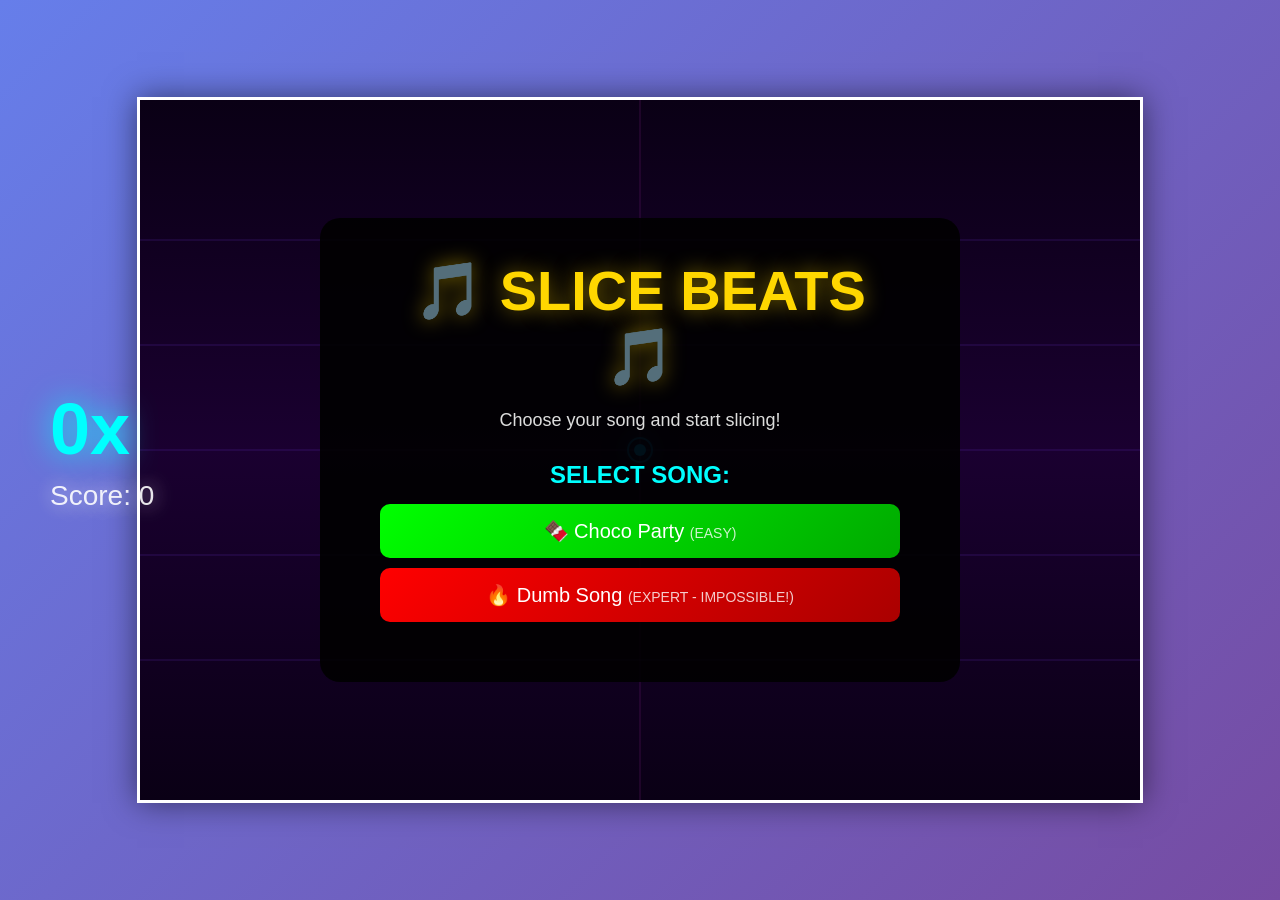
<file: slice-beats/v4/index.html>
<!doctype html>
<html lang="en">
    <head>
        <meta charset="UTF-8" />
        <meta name="viewport" content="width=device-width, initial-scale=1.0" />
        <title>Slice Beats - Beat Saber Clone</title>
        <style>
            * {
                margin: 0;
                padding: 0;
                box-sizing: border-box;
            }

            body {
                font-family: "Arial", sans-serif;
                overflow: hidden;
                background: linear-gradient(135deg, #667eea 0%, #764ba2 100%);
                display: flex;
                justify-content: center;
                align-items: center;
                height: 100vh;
            }

            #gameCanvas {
                border: 3px solid #fff;
                box-shadow: 0 0 30px rgba(0, 0, 0, 0.5);
                cursor: none;
                background: linear-gradient(180deg, #1a1a2e 0%, #0f0f1e 100%);
            }

            #ui {
                position: absolute;
                top: 50%;
                left: 50px;
                transform: translateY(-50%);
                color: white;
                text-shadow: 0 0 20px rgba(255, 255, 255, 0.8);
                z-index: 10;
                pointer-events: none;
                text-align: left;
            }

            #combo {
                font-weight: bold;
                font-size: 72px;
                color: #00ffff;
                text-shadow: 0 0 30px rgba(0, 255, 255, 0.8);
                margin-bottom: 10px;
            }

            #score {
                font-size: 28px;
                color: #ffffff;
                font-weight: normal;
                opacity: 0.9;
            }

            #gameOver {
                position: absolute;
                top: 50%;
                left: 50%;
                transform: translate(-50%, -50%);
                background: rgba(0, 0, 0, 0.9);
                padding: 40px 60px;
                border-radius: 20px;
                text-align: center;
                color: white;
                display: none;
                z-index: 100;
            }

            #gameOver h1 {
                font-size: 48px;
                margin-bottom: 20px;
                color: #ffd700;
            }

            #gameOver button {
                margin-top: 20px;
                padding: 15px 40px;
                font-size: 20px;
                background: linear-gradient(135deg, #667eea 0%, #764ba2 100%);
                color: white;
                border: none;
                border-radius: 10px;
                cursor: pointer;
                transition: transform 0.2s;
            }

            #gameOver button:hover {
                transform: scale(1.1);
            }

            #startScreen {
                position: absolute;
                top: 50%;
                left: 50%;
                transform: translate(-50%, -50%);
                background: rgba(0, 0, 0, 0.9);
                padding: 40px 60px;
                border-radius: 20px;
                text-align: center;
                color: white;
                z-index: 100;
            }

            #startScreen h1 {
                font-size: 56px;
                margin-bottom: 20px;
                color: #ffd700;
                text-shadow: 0 0 20px rgba(255, 215, 0, 0.5);
            }

            #startScreen p {
                font-size: 18px;
                margin-bottom: 30px;
                color: #ddd;
            }

            #startScreen button {
                padding: 15px 40px;
                font-size: 24px;
                background: linear-gradient(135deg, #667eea 0%, #764ba2 100%);
                color: white;
                border: none;
                border-radius: 10px;
                cursor: pointer;
                transition: transform 0.2s;
                margin: 10px;
            }

            #startScreen button:hover {
                transform: scale(1.1);
            }

            #winScreen {
                position: absolute;
                top: 50%;
                left: 50%;
                transform: translate(-50%, -50%);
                background: rgba(0, 0, 0, 0.95);
                padding: 40px 60px;
                border-radius: 20px;
                text-align: center;
                color: white;
                display: none;
                z-index: 100;
                border: 3px solid #00ff00;
                box-shadow: 0 0 30px rgba(0, 255, 0, 0.5);
            }

            #winScreen h1 {
                font-size: 56px;
                margin-bottom: 20px;
                color: #00ff00;
                text-shadow: 0 0 30px rgba(0, 255, 0, 0.8);
            }

            #winScreen button {
                margin-top: 20px;
                padding: 15px 40px;
                font-size: 20px;
                background: linear-gradient(135deg, #00ff00 0%, #00aa00 100%);
                color: white;
                border: none;
                border-radius: 10px;
                cursor: pointer;
                transition: transform 0.2s;
            }

            #winScreen button:hover {
                transform: scale(1.1);
            }

            #pauseBtn {
                position: absolute;
                top: 20px;
                left: 20px;
                padding: 10px 20px;
                font-size: 18px;
                background: rgba(255, 255, 255, 0.2);
                color: white;
                border: 2px solid rgba(255, 255, 255, 0.5);
                border-radius: 8px;
                cursor: pointer;
                z-index: 50;
                backdrop-filter: blur(5px);
                transition: all 0.2s;
                display: none;
            }

            #pauseBtn:hover {
                background: rgba(255, 255, 255, 0.3);
                transform: scale(1.05);
            }

            #pauseScreen {
                position: absolute;
                top: 50%;
                left: 50%;
                transform: translate(-50%, -50%);
                background: rgba(0, 0, 0, 0.9);
                padding: 40px 60px;
                border-radius: 20px;
                text-align: center;
                color: white;
                display: none;
                z-index: 100;
            }

            #pauseScreen h1 {
                font-size: 48px;
                margin-bottom: 20px;
                color: #00ffff;
                text-shadow: 0 0 20px rgba(0, 255, 255, 0.8);
            }

            #pauseScreen button {
                margin: 10px;
                padding: 15px 40px;
                font-size: 20px;
                background: linear-gradient(135deg, #667eea 0%, #764ba2 100%);
                color: white;
                border: none;
                border-radius: 10px;
                cursor: pointer;
                transition: transform 0.2s;
            }

            #pauseScreen button:hover {
                transform: scale(1.1);
            }
        </style>
    </head>
    <body>
        <button id="pauseBtn">⏸ PAUSE</button>

        <div id="ui">
            <div id="combo">0x</div>
            <div id="score">Score: 0</div>
        </div>

        <div id="startScreen">
            <h1>🎵 SLICE BEATS 🎵</h1>
            <p>Choose your song and start slicing!</p>
            <div style="margin: 20px 0">
                <h2
                    style="font-size: 24px; margin-bottom: 15px; color: #00ffff"
                >
                    SELECT SONG:
                </h2>
                <button
                    class="songBtn"
                    data-song="Chocolate Party by Mine Chicken.mp3"
                    data-difficulty="easy"
                    style="
                        display: block;
                        width: 100%;
                        margin: 10px auto;
                        padding: 15px;
                        font-size: 20px;
                        background: linear-gradient(
                            135deg,
                            #00ff00 0%,
                            #00aa00 100%
                        );
                        color: white;
                        border: none;
                        border-radius: 10px;
                        cursor: pointer;
                    "
                >
                    🍫 Choco Party
                    <span style="font-size: 14px; opacity: 0.8">(EASY)</span>
                </button>
                <button
                    class="songBtn"
                    data-song="Dumb Song by Mine Chicken.mp3"
                    data-difficulty="expert"
                    style="
                        display: block;
                        width: 100%;
                        margin: 10px auto;
                        padding: 15px;
                        font-size: 20px;
                        background: linear-gradient(
                            135deg,
                            #ff0000 0%,
                            #aa0000 100%
                        );
                        color: white;
                        border: none;
                        border-radius: 10px;
                        cursor: pointer;
                    "
                >
                    🔥 Dumb Song
                    <span style="font-size: 14px; opacity: 0.8"
                        >(EXPERT - IMPOSSIBLE!)</span
                    >
                </button>
            </div>
        </div>

        <div id="gameOver">
            <h1>GAME OVER!</h1>
            <div id="finalScore"></div>
            <div id="finalCombo"></div>
            <button id="restartBtn">PLAY AGAIN</button>
        </div>

        <div id="winScreen">
            <h1>🎉 YOU WIN! 🎉</h1>
            <div id="winScore"></div>
            <div id="winCombo"></div>
            <button id="winRestartBtn">PLAY AGAIN</button>
        </div>

        <div id="pauseScreen">
            <h1>⏸ PAUSED</h1>
            <button id="resumeBtn">RESUME</button>
            <button id="muteBtn">🔊 MUTE MUSIC</button>
            <button id="quitBtn">QUIT TO MENU</button>
        </div>

        <canvas id="gameCanvas"></canvas>

        <script src="game.js"></script>
    </body>
</html>
</file>
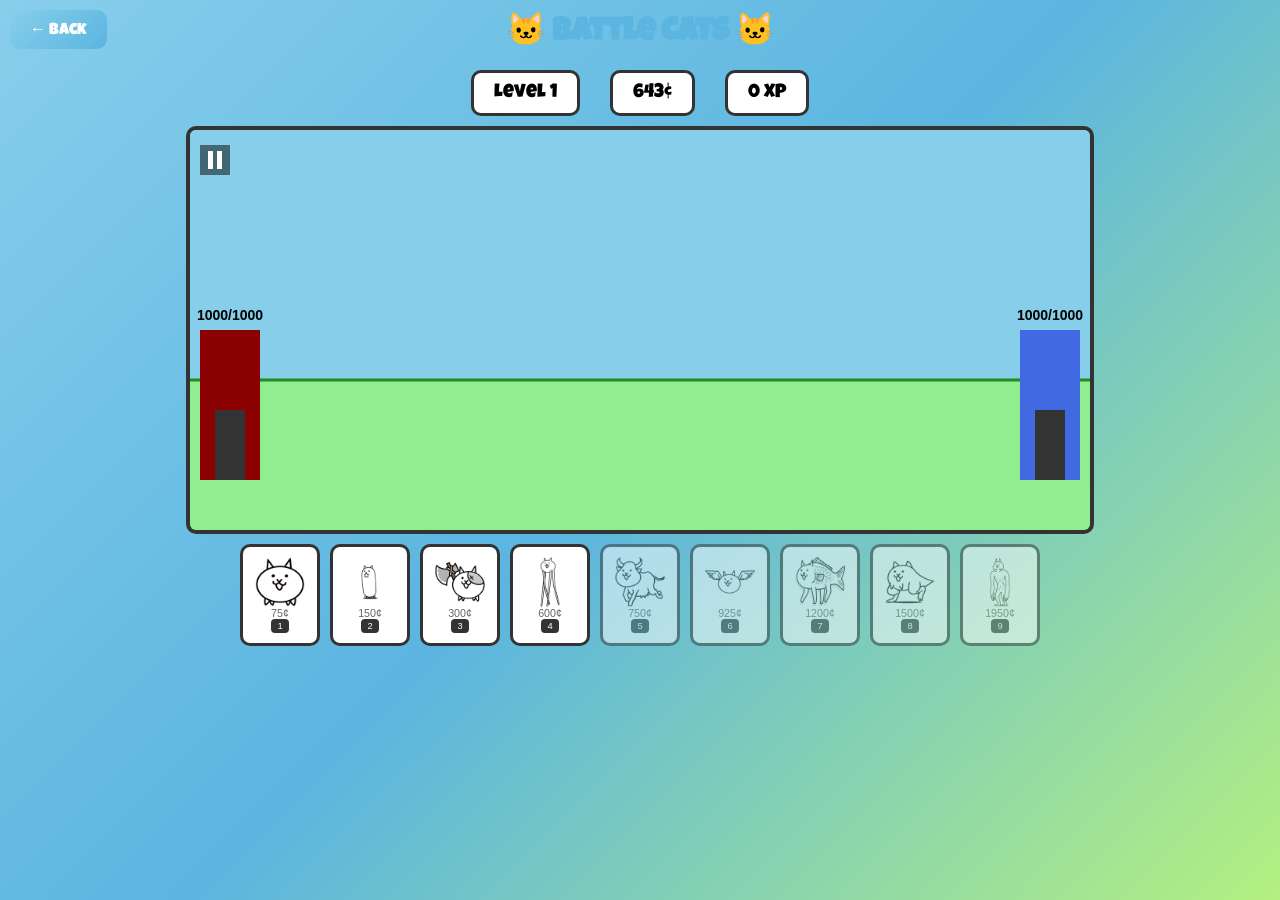
<file: battle-cats-capsule/game.html>
<!doctype html>
<html lang="en">
    <head>
        <meta charset="UTF-8" />
        <meta name="viewport" content="width=device-width, initial-scale=1.0" />
        <title>Battle Cats Game</title>
        <link
            href="https://fonts.googleapis.com/css2?family=Luckiest+Guy&display=swap"
            rel="stylesheet"
        />
        <style>
            * {
                margin: 0;
                padding: 0;
                box-sizing: border-box;
            }
            body {
                font-family: "Luckiest Guy", cursive;
                background: linear-gradient(
                    135deg,
                    #87ceeb 0%,
                    #5bb5e0 50%,
                    #b4f080 100%
                );
                min-height: 100vh;
                display: flex;
                flex-direction: column;
                align-items: center;
                overflow: hidden;
            }
            h1 {
                color: #5bb5e0;
                margin: 10px 0;
                font-size: 2em;
            }
            #gameCanvas {
                border: 4px solid #333;
                border-radius: 10px;
                background: linear-gradient(
                    to bottom,
                    #87ceeb 0%,
                    #87ceeb 60%,
                    #90ee90 60%,
                    #228b22 100%
                );
            }
            .controls {
                display: flex;
                gap: 10px;
                margin: 10px;
                flex-wrap: wrap;
                justify-content: center;
            }
            .cat-btn {
                padding: 10px;
                border: 3px solid #333;
                border-radius: 10px;
                cursor: pointer;
                background: white;
                display: flex;
                flex-direction: column;
                align-items: center;
                min-width: 80px;
                transition: all 0.2s;
            }
            .cat-btn:hover:not(:disabled) {
                transform: scale(1.1);
                background: #b4f080;
            }
            .cat-btn:disabled {
                opacity: 0.5;
                cursor: not-allowed;
            }
            .cat-btn img {
                width: 50px;
                height: 50px;
                object-fit: contain;
            }
            .cat-btn .cost {
                font-size: 0.8em;
                color: #666;
            }
            .cat-btn .key {
                font-size: 0.7em;
                background: #333;
                color: white;
                padding: 2px 6px;
                border-radius: 4px;
            }
            .cat-btn {
                position: relative;
                overflow: hidden;
            }
            .cat-btn .cooldown-bar {
                position: absolute;
                bottom: 0;
                left: 0;
                width: 100%;
                height: 0%;
                background: rgba(0, 0, 0, 0.6);
                transition: height 0.1s linear;
                pointer-events: none;
            }
            .stats {
                display: flex;
                gap: 30px;
                margin: 10px;
                font-size: 1.2em;
            }
            .stat {
                background: white;
                padding: 10px 20px;
                border-radius: 10px;
                border: 3px solid #333;
            }
            .back-btn {
                position: absolute;
                top: 10px;
                left: 10px;
                padding: 10px 20px;
                background: linear-gradient(135deg, #87ceeb, #5bb5e0);
                color: white;
                border: none;
                border-radius: 10px;
                font-family: "Luckiest Guy", cursive;
                font-size: 1em;
                cursor: pointer;
                text-decoration: none;
            }
            .back-btn:hover {
                transform: scale(1.05);
            }
        </style>
    </head>
    <body>
        <a href="index.html" class="back-btn">← Back</a>
        <h1>🐱 Battle Cats 🐱</h1>

        <div class="stats">
            <div class="stat">Level <span id="levelNum">1</span></div>
            <div class="stat"><span id="money">500</span>¢</div>
            <div class="stat"><span id="xpDisplay">0</span> XP</div>
        </div>

        <canvas id="gameCanvas" width="900" height="400"></canvas>

        <div class="controls">
            <button class="cat-btn" onclick="spawnCat('cat')" id="btn-cat">
                <div class="cooldown-bar" id="cd-cat"></div>
                <img src="images/cat.png" alt="Cat" />
                <span class="cost">75¢</span>
                <span class="key">1</span>
            </button>
            <button class="cat-btn" onclick="spawnCat('tank')" id="btn-tank">
                <div class="cooldown-bar" id="cd-tank"></div>
                <img src="images/tank.png" alt="Tank" />
                <span class="cost">150¢</span>
                <span class="key">2</span>
            </button>
            <button class="cat-btn" onclick="spawnCat('axe')" id="btn-axe">
                <div class="cooldown-bar" id="cd-axe"></div>
                <img src="images/axe.png" alt="Axe" />
                <span class="cost">300¢</span>
                <span class="key">3</span>
            </button>
            <button class="cat-btn" onclick="spawnCat('gross')" id="btn-gross">
                <div class="cooldown-bar" id="cd-gross"></div>
                <img src="images/gross.webp" alt="Gross" />
                <span class="cost">600¢</span>
                <span class="key">4</span>
            </button>
            <button class="cat-btn" onclick="spawnCat('cow')" id="btn-cow">
                <div class="cooldown-bar" id="cd-cow"></div>
                <img src="images/cow.webp" alt="Cow" />
                <span class="cost">750¢</span>
                <span class="key">5</span>
            </button>
            <button class="cat-btn" onclick="spawnCat('bird')" id="btn-bird">
                <div class="cooldown-bar" id="cd-bird"></div>
                <img src="images/bird.png" alt="Bird" />
                <span class="cost">925¢</span>
                <span class="key">6</span>
            </button>
            <button class="cat-btn" onclick="spawnCat('fish')" id="btn-fish">
                <div class="cooldown-bar" id="cd-fish"></div>
                <img src="images/fish.png" alt="Fish" />
                <span class="cost">1200¢</span>
                <span class="key">7</span>
            </button>
            <button
                class="cat-btn"
                onclick="spawnCat('lizard')"
                id="btn-lizard"
            >
                <div class="cooldown-bar" id="cd-lizard"></div>
                <img src="images/lizard.png" alt="Lizard" />
                <span class="cost">1500¢</span>
                <span class="key">8</span>
            </button>
            <button class="cat-btn" onclick="spawnCat('titan')" id="btn-titan">
                <div class="cooldown-bar" id="cd-titan"></div>
                <img src="images/titan.png" alt="Titan" />
                <span class="cost">1950¢</span>
                <span class="key">9</span>
            </button>
            <button
                class="cat-btn"
                onclick="spawnCat('cosmo')"
                id="btn-cosmo"
                style="display: none"
            >
                <div class="cooldown-bar" id="cd-cosmo"></div>
                <img src="images/cosmo.png" alt="Cosmo" />
                <span class="cost">10000¢</span>
                <span class="key">0</span>
            </button>
        </div>

        <script>
            const canvas = document.getElementById("gameCanvas");
            const ctx = canvas.getContext("2d");

            let money = 500;
            let baseHP = 1000;
            let enemyHP = 1000;
            let cats = [];
            let enemies = [];
            let gameOver = false;
            let levelWon = false;
            let paused = false;
            let level = 1;
            let enemySpawnRate = 3000;
            let totalXP = 0;
            let lastXPReward = 0;
            let showingUpgrades = false;
            let upgradeScroll = 0;
            let showCosmoUnlock = false;

            // Cooldowns for each cat (in milliseconds) - halved
            const catCooldowns = {
                cat: 2500,
                tank: 4000,
                axe: 3500,
                gross: 5500,
                cow: 4500,
                bird: 4165,
                fish: 6500,
                lizard: 9500,
                titan: 13500,
                cosmo: 60000,
            };

            // Track when each cat was last spawned
            const catLastSpawn = {
                cat: 0,
                tank: 0,
                axe: 0,
                gross: 0,
                cow: 0,
                bird: 0,
                fish: 0,
                lizard: 0,
                titan: 0,
                cosmo: 0,
            };

            // Track upgrade levels for each cat (affects hp and damage)
            let baseMaxHP = 1000;
            let baseUpgradeLevel = 0;
            let moneySpeedLevel = 0;
            let moneySpeedMultiplier = 1;

            const catUpgrades = {
                cat: 0,
                tank: 0,
                axe: 0,
                gross: 0,
                cow: 0,
                bird: 0,
                fish: 0,
                lizard: 0,
                titan: 0,
                cosmo: 0,
            };

            function getUpgradeCost(catType) {
                const baseCost = 1000;
                const level = catUpgrades[catType];
                return Math.floor(baseCost * Math.pow(1.5, level));
            }

            function upgradeCat(catType) {
                const cost = getUpgradeCost(catType);
                if (totalXP >= cost) {
                    totalXP -= cost;
                    catUpgrades[catType]++;
                    // Increase base stats
                    catStats[catType].hp = Math.floor(
                        catStats[catType].hp * 1.1,
                    );
                    catStats[catType].damage = Math.floor(
                        catStats[catType].damage * 1.1,
                    );
                    updateUI();
                }
            }

            function getBaseUpgradeCost() {
                return Math.floor(2000 * Math.pow(1.5, baseUpgradeLevel));
            }

            function upgradeBase() {
                const cost = getBaseUpgradeCost();
                if (totalXP >= cost) {
                    totalXP -= cost;
                    baseUpgradeLevel++;
                    baseMaxHP = Math.floor(baseMaxHP * 1.15);
                    updateUI();
                }
            }

            function getMoneySpeedCost() {
                return Math.floor(1500 * Math.pow(1.6, moneySpeedLevel));
            }

            function upgradeMoneySpeed() {
                const cost = getMoneySpeedCost();
                if (totalXP >= cost) {
                    totalXP -= cost;
                    moneySpeedLevel++;
                    moneySpeedMultiplier = 1 + moneySpeedLevel * 0.1;
                    updateUI();
                }
            }

            const levels = [
                {
                    enemyHP: 1000,
                    spawnRate: 3000,
                    enemyMultiplier: 1,
                    xpMin: 5000,
                    xpMax: 10000,
                },
                {
                    enemyHP: 1500,
                    spawnRate: 2500,
                    enemyMultiplier: 1.2,
                    xpMin: 10000,
                    xpMax: 20000,
                },
                {
                    enemyHP: 2000,
                    spawnRate: 2200,
                    enemyMultiplier: 1.5,
                    xpMin: 20000,
                    xpMax: 30000,
                },
                {
                    enemyHP: 3000,
                    spawnRate: 2000,
                    enemyMultiplier: 1.8,
                    xpMin: 30000,
                    xpMax: 40000,
                },
                {
                    enemyHP: 4000,
                    spawnRate: 1800,
                    enemyMultiplier: 2.2,
                    xpMin: 40000,
                    xpMax: 50000,
                },
                {
                    enemyHP: 5000,
                    spawnRate: 1500,
                    enemyMultiplier: 2.5,
                    xpMin: 50000,
                    xpMax: 60000,
                },
                {
                    enemyHP: 7000,
                    spawnRate: 1300,
                    enemyMultiplier: 3,
                    xpMin: 60000,
                    xpMax: 70000,
                },
                {
                    enemyHP: 10000,
                    spawnRate: 1500,
                    enemyMultiplier: 4,
                    xpMin: 100000,
                    xpMax: 200000,
                },
                {
                    enemyHP: 12000,
                    spawnRate: 1200,
                    enemyMultiplier: 4.5,
                    xpMin: 200000,
                    xpMax: 500000,
                },
                {
                    enemyHP: 25000,
                    spawnRate: 600,
                    enemyMultiplier: 7,
                    xpMin: 500000,
                    xpMax: 1000000,
                },
            ];

            const catStats = {
                cat: {
                    cost: 75,
                    hp: 100,
                    damage: 20,
                    speed: 2,
                    attackSpeed: 1000,
                    range: 50,
                },
                tank: {
                    cost: 150,
                    hp: 300,
                    damage: 10,
                    speed: 1,
                    attackSpeed: 1500,
                    range: 40,
                },
                axe: {
                    cost: 300,
                    hp: 80,
                    damage: 35,
                    speed: 2.5,
                    attackSpeed: 800,
                    range: 45,
                },
                gross: {
                    cost: 600,
                    hp: 150,
                    damage: 25,
                    speed: 1.5,
                    attackSpeed: 1200,
                    range: 100,
                },
                cow: {
                    cost: 750,
                    hp: 200,
                    damage: 40,
                    speed: 3,
                    attackSpeed: 1000,
                    range: 50,
                },
                bird: {
                    cost: 925,
                    hp: 60,
                    damage: 50,
                    speed: 2,
                    attackSpeed: 600,
                    range: 120,
                    flies: true,
                },
                fish: {
                    cost: 1200,
                    hp: 180,
                    damage: 30,
                    speed: 1.8,
                    attackSpeed: 1100,
                    range: 60,
                },
                lizard: {
                    cost: 1500,
                    hp: 120,
                    damage: 60,
                    speed: 1.5,
                    attackSpeed: 1400,
                    range: 150,
                },
                titan: {
                    cost: 1950,
                    hp: 500,
                    damage: 80,
                    speed: 0.8,
                    attackSpeed: 2000,
                    range: 60,
                },
                cosmo: {
                    cost: 10000,
                    hp: 99999,
                    damage: 10000,
                    speed: 1.5,
                    attackSpeed: 500,
                    range: 200,
                    unlockLevel: 10,
                },
            };

            const enemyTypes = [
                {
                    name: "Doge",
                    hp: 80,
                    damage: 15,
                    speed: 0.75,
                    attackSpeed: 1000,
                    range: 40,
                    color: "#FFD700",
                },
                {
                    name: "Snache",
                    hp: 50,
                    damage: 25,
                    speed: 1.25,
                    attackSpeed: 800,
                    range: 35,
                    color: "#00FF00",
                },
                {
                    name: "Pigge",
                    hp: 150,
                    damage: 20,
                    speed: 0.5,
                    attackSpeed: 1200,
                    range: 45,
                    color: "#FFC0CB",
                },
                {
                    name: "Gory",
                    hp: 200,
                    damage: 40,
                    speed: 0.6,
                    attackSpeed: 1500,
                    range: 50,
                    color: "#8B0000",
                },
            ];

            // Load cat images
            const catImages = {};
            const catNames = [
                "cat",
                "tank",
                "axe",
                "gross",
                "cow",
                "bird",
                "fish",
                "lizard",
                "titan",
                "cosmo",
            ];
            catNames.forEach((name) => {
                catImages[name] = new Image();
                const ext = name === "gross" || name === "cow" ? "webp" : "png";
                catImages[name].src = `images/${name}.${ext}`;
            });

            function spawnCat(type) {
                if (gameOver || paused || levelWon) return;
                const stats = catStats[type];
                const now = Date.now();
                const cooldown = catCooldowns[type];
                const timeSinceSpawn = now - catLastSpawn[type];

                // Check if on cooldown
                if (timeSinceSpawn < cooldown) return;

                if (money >= stats.cost) {
                    money -= stats.cost;
                    catLastSpawn[type] = now;
                    const isBird = type === "bird";
                    cats.push({
                        type: type,
                        x: canvas.width - 80,
                        y: isBird ? 220 : 280 + Math.random() * 40,
                        flies: isBird,
                        hp: stats.hp,
                        maxHp: stats.hp,
                        damage: stats.damage,
                        speed: stats.speed,
                        attackSpeed: stats.attackSpeed,
                        range: stats.range,
                        lastAttack: 0,
                        attacking: false,
                    });
                    updateUI();
                }
            }

            function spawnEnemy() {
                if (gameOver) return;
                const levelData = levels[level - 1];
                const mult = levelData.enemyMultiplier;
                const type =
                    enemyTypes[Math.floor(Math.random() * enemyTypes.length)];
                enemies.push({
                    name: type.name,
                    x: 80,
                    y: 280 + Math.random() * 40,
                    hp: Math.floor(type.hp * mult),
                    maxHp: Math.floor(type.hp * mult),
                    damage: Math.floor(type.damage * mult),
                    speed: type.speed,
                    attackSpeed: type.attackSpeed,
                    range: type.range,
                    color: type.color,
                    lastAttack: 0,
                    attacking: false,
                });
            }

            function togglePause() {
                paused = !paused;
            }

            function drawPauseButton() {
                // Draw pause button in top left of canvas
                const x = 10;
                const y = 15;

                ctx.fillStyle = "rgba(0,0,0,0.5)";
                ctx.fillRect(x, y, 30, 30);
                ctx.fillStyle = "white";

                if (paused) {
                    // Play triangle
                    ctx.beginPath();
                    ctx.moveTo(x + 10, y + 5);
                    ctx.lineTo(x + 10, y + 25);
                    ctx.lineTo(x + 25, y + 15);
                    ctx.closePath();
                    ctx.fill();
                } else {
                    // Two vertical bars
                    ctx.fillRect(x + 8, y + 6, 5, 18);
                    ctx.fillRect(x + 17, y + 6, 5, 18);
                }
            }

            function startNextLevel() {
                level++;
                levelWon = false;
                const levelData = levels[level - 1];
                enemyHP = levelData.enemyHP;
                enemySpawnRate = levelData.spawnRate;
                cats = [];
                enemies = [];
                money = 500 + (level - 1) * 200;
                baseHP = baseMaxHP;

                // Restart enemy spawner with new rate
                clearInterval(enemySpawner);
                enemySpawner = setInterval(() => {
                    if (!gameOver && !paused && !levelWon) spawnEnemy();
                }, enemySpawnRate);

                updateUI();
            }

            function retryLevel() {
                gameOver = false;
                levelWon = false;
                const levelData = levels[level - 1];
                enemyHP = levelData.enemyHP;
                enemySpawnRate = levelData.spawnRate;
                cats = [];
                enemies = [];
                money = 500 + (level - 1) * 200;
                baseHP = baseMaxHP;

                // Restart enemy spawner with new rate
                clearInterval(enemySpawner);
                enemySpawner = setInterval(() => {
                    if (!gameOver && !paused && !levelWon) spawnEnemy();
                }, enemySpawnRate);

                updateUI();
            }

            function updateUI() {
                document.getElementById("money").textContent =
                    Math.floor(money);
                document.getElementById("levelNum").textContent = level;
                document.getElementById("xpDisplay").textContent =
                    totalXP.toLocaleString();

                const now = Date.now();

                // Update button states and cooldowns
                for (const [name, stats] of Object.entries(catStats)) {
                    const btn = document.getElementById(`btn-${name}`);
                    const cdBar = document.getElementById(`cd-${name}`);
                    const timeSinceSpawn = now - catLastSpawn[name];
                    const cooldown = catCooldowns[name];
                    const onCooldown = timeSinceSpawn < cooldown;

                    // Check if cat is locked (cosmo unlocks at level 10)
                    const unlockLevel = stats.unlockLevel || 1;
                    const isLocked = level < unlockLevel;

                    if (isLocked) {
                        btn.style.display = "none";
                    } else {
                        btn.style.display = "flex";
                        btn.disabled = money < stats.cost || onCooldown;
                    }

                    // Update cooldown bar (starts full, shrinks down)
                    if (onCooldown && !isLocked) {
                        const remaining = cooldown - timeSinceSpawn;
                        const percent = (remaining / cooldown) * 100;
                        cdBar.style.height = percent + "%";
                    } else {
                        cdBar.style.height = "0%";
                    }
                }
            }

            function drawBase(x, hp, maxHp, isEnemy) {
                ctx.fillStyle = isEnemy ? "#8B0000" : "#4169E1";
                ctx.fillRect(x, 200, 60, 150);
                ctx.fillStyle = "#333";
                ctx.fillRect(x + 15, 280, 30, 70);

                // HP text above base
                ctx.fillStyle = "#000";
                ctx.font = "bold 14px Arial";
                ctx.textAlign = "center";
                ctx.fillText(`${Math.floor(hp)}/${maxHp}`, x + 30, 190);
            }

            function drawCat(cat) {
                const isTitan = cat.type === "titan";
                const isBird = cat.type === "bird";
                const drawY = isBird ? cat.y : isTitan ? cat.y : 300;
                // Different sizes for each cat type
                const sizes = {
                    cat: 50,
                    tank: 90,
                    axe: 70,
                    gross: 70,
                    cow: 75,
                    bird: 70,
                    fish: 70,
                    lizard: 70,
                    titan: 100,
                    cosmo: 240,
                };
                const size = sizes[cat.type] || 70;
                const img = catImages[cat.type];

                ctx.save();
                ctx.translate(cat.x, drawY);

                if (img && img.complete) {
                    ctx.drawImage(img, -size / 2, -size / 2, size, size);
                }

                ctx.restore();

                // HP bar
                ctx.fillStyle = "#333";
                ctx.fillRect(cat.x - 20, drawY - size / 2 - 10, 40, 5);
                ctx.fillStyle = "#00FF00";
                ctx.fillRect(
                    cat.x - 20,
                    drawY - size / 2 - 10,
                    40 * (cat.hp / cat.maxHp),
                    5,
                );
            }

            function drawEnemy(enemy) {
                ctx.fillStyle = enemy.color;
                ctx.beginPath();
                ctx.arc(enemy.x, enemy.y, 25, 0, Math.PI * 2);
                ctx.fill();

                // Face
                ctx.fillStyle = "white";
                ctx.beginPath();
                ctx.arc(enemy.x - 8, enemy.y - 5, 6, 0, Math.PI * 2);
                ctx.arc(enemy.x + 8, enemy.y - 5, 6, 0, Math.PI * 2);
                ctx.fill();
                ctx.fillStyle = "black";
                ctx.beginPath();
                ctx.arc(enemy.x - 8, enemy.y - 5, 3, 0, Math.PI * 2);
                ctx.arc(enemy.x + 8, enemy.y - 5, 3, 0, Math.PI * 2);
                ctx.fill();

                // HP bar
                ctx.fillStyle = "#333";
                ctx.fillRect(enemy.x - 25, enemy.y - 40, 50, 6);
                ctx.fillStyle = "#FF0000";
                ctx.fillRect(
                    enemy.x - 25,
                    enemy.y - 40,
                    50 * (enemy.hp / enemy.maxHp),
                    6,
                );

                // Name
                ctx.fillStyle = "white";
                ctx.font = "12px Arial";
                ctx.textAlign = "center";
                ctx.fillText(enemy.name, enemy.x, enemy.y + 40);
            }

            function update(timestamp) {
                if (gameOver || paused || levelWon) return;

                // Money generation
                money += 3.5 * moneySpeedMultiplier;

                // Update cats
                cats.forEach((cat) => {
                    cat.attacking = false;

                    // Check for enemies in range (enemies are to the left now)
                    let target = null;
                    let minDist = Infinity;
                    enemies.forEach((enemy) => {
                        const dist = cat.x - enemy.x;
                        if (dist > 0 && dist < minDist) {
                            minDist = dist;
                            target = enemy;
                        }
                    });

                    // Check if can attack enemy base (on the left at x=10)
                    const distToBase = cat.x - 70;

                    if (target && minDist <= cat.range) {
                        cat.attacking = true;
                        if (timestamp - cat.lastAttack >= cat.attackSpeed) {
                            target.hp -= cat.damage;
                            cat.lastAttack = timestamp;
                        }
                    } else if (distToBase <= cat.range) {
                        cat.attacking = true;
                        if (timestamp - cat.lastAttack >= cat.attackSpeed) {
                            enemyHP -= cat.damage;
                            cat.lastAttack = timestamp;
                        }
                    } else {
                        cat.x -= cat.speed;
                    }
                });

                // Update enemies
                enemies.forEach((enemy) => {
                    enemy.attacking = false;

                    // Check for cats in range (cats are to the right now)
                    let target = null;
                    let minDist = Infinity;
                    cats.forEach((cat) => {
                        const dist = cat.x - enemy.x;
                        if (dist > 0 && dist < minDist) {
                            minDist = dist;
                            target = cat;
                        }
                    });

                    // Check if can attack player base (on the right now)
                    const distToBase = canvas.width - 60 - enemy.x;

                    if (target && minDist <= enemy.range) {
                        enemy.attacking = true;
                        if (timestamp - enemy.lastAttack >= enemy.attackSpeed) {
                            target.hp -= enemy.damage;
                            enemy.lastAttack = timestamp;
                        }
                    } else if (distToBase <= enemy.range) {
                        enemy.attacking = true;
                        if (timestamp - enemy.lastAttack >= enemy.attackSpeed) {
                            baseHP -= enemy.damage;
                            enemy.lastAttack = timestamp;
                        }
                    } else {
                        enemy.x += enemy.speed;
                    }
                });

                // Remove dead units and give money for kills
                cats = cats.filter((cat) => cat.hp > 0);
                enemies = enemies.filter((enemy) => {
                    if (enemy.hp <= 0) {
                        // Give money based on enemy difficulty
                        const killReward = Math.floor(
                            enemy.maxHp / 2 + enemy.damage * 2,
                        );
                        money += killReward;
                        return false;
                    }
                    return true;
                });

                // Check win/lose
                if (baseHP <= 0) {
                    gameOver = true;
                }
                if (enemyHP <= 0 && !levelWon) {
                    if (level >= levels.length) {
                        gameOver = true;
                    } else {
                        const lvlData = levels[level - 1];
                        const range = lvlData.xpMax - lvlData.xpMin;
                        lastXPReward =
                            Math.floor(Math.random() * (range + 1)) +
                            lvlData.xpMin;
                        totalXP += lastXPReward;
                        levelWon = true;

                        // Unlock Cosmo popup after beating level 9
                        if (level === 9) {
                            showCosmoUnlock = true;
                        }
                    }
                }

                updateUI();
            }

            function draw() {
                // Clear
                ctx.clearRect(0, 0, canvas.width, canvas.height);

                // Background
                ctx.fillStyle = "#87CEEB";
                ctx.fillRect(0, 0, canvas.width, 250);
                ctx.fillStyle = "#90EE90";
                ctx.fillRect(0, 250, canvas.width, 150);

                // Ground line
                ctx.strokeStyle = "#228B22";
                ctx.lineWidth = 3;
                ctx.beginPath();
                ctx.moveTo(0, 250);
                ctx.lineTo(canvas.width, 250);
                ctx.stroke();

                // Draw bases
                const levelData = levels[level - 1];
                drawBase(10, enemyHP, levelData.enemyHP, true);
                drawBase(canvas.width - 70, baseHP, baseMaxHP, false);

                // Draw units
                cats.forEach(drawCat);
                enemies.forEach(drawEnemy);

                // Draw pause button
                drawPauseButton();

                // Paused text
                if (paused) {
                    ctx.fillStyle = "rgba(0,0,0,0.5)";
                    ctx.fillRect(0, 0, canvas.width, canvas.height);
                    ctx.fillStyle = "white";
                    ctx.font = "48px Luckiest Guy";
                    ctx.textAlign = "center";
                    ctx.fillText("PAUSED", canvas.width / 2, canvas.height / 2);
                }

                // Level won text
                if (levelWon && !showingUpgrades) {
                    ctx.fillStyle = "rgba(0,0,0,0.7)";
                    ctx.fillRect(0, 0, canvas.width, canvas.height);
                    ctx.fillStyle = "white";
                    ctx.font = "48px Luckiest Guy";
                    ctx.textAlign = "center";
                    ctx.fillText(
                        "VICTORY!",
                        canvas.width / 2,
                        canvas.height / 2 - 80,
                    );

                    // XP reward
                    ctx.font = "28px Luckiest Guy";
                    ctx.fillStyle = "#FFD700";
                    ctx.fillText(
                        "+" + lastXPReward.toLocaleString() + " XP",
                        canvas.width / 2,
                        canvas.height / 2 - 35,
                    );

                    // Draw Upgrade button
                    const upgBtnX = canvas.width / 2 - 170;
                    const btnY = canvas.height / 2 + 10;
                    ctx.fillStyle = "#FF9800";
                    ctx.fillRect(upgBtnX, btnY, 150, 50);
                    ctx.fillStyle = "white";
                    ctx.font = "24px Luckiest Guy";
                    ctx.fillText("Upgrade", upgBtnX + 75, btnY + 35);

                    // Draw Next Level button
                    const nextBtnX = canvas.width / 2 + 20;
                    ctx.fillStyle = "#4CAF50";
                    ctx.fillRect(nextBtnX, btnY, 150, 50);
                    ctx.fillStyle = "white";
                    ctx.fillText("Next Level", nextBtnX + 75, btnY + 35);
                }

                // Upgrade screen
                if (showingUpgrades) {
                    ctx.fillStyle = "rgba(0,0,0,0.9)";
                    ctx.fillRect(0, 0, canvas.width, canvas.height);

                    ctx.fillStyle = "white";
                    ctx.font = "36px Luckiest Guy";
                    ctx.textAlign = "center";
                    ctx.fillText("UPGRADE CATS", canvas.width / 2, 40);

                    ctx.font = "20px Luckiest Guy";
                    ctx.fillStyle = "#FFD700";
                    ctx.fillText(
                        "XP: " + totalXP.toLocaleString(),
                        canvas.width / 2,
                        70,
                    );

                    // Draw cat upgrade options (only show unlocked cats)
                    const startY = 80;
                    const itemHeight = 28;
                    const unlockedCats = catNames.filter((name) => {
                        const unlockLevel = catStats[name].unlockLevel || 1;
                        return level >= unlockLevel;
                    });
                    unlockedCats.forEach((name, i) => {
                        const y = startY + i * itemHeight;
                        const cost = getUpgradeCost(name);
                        const lvl = catUpgrades[name];
                        const canAfford = totalXP >= cost;

                        // Background
                        ctx.fillStyle = canAfford
                            ? "rgba(255,255,255,0.2)"
                            : "rgba(255,255,255,0.1)";
                        ctx.fillRect(50, y, canvas.width - 100, 24);

                        // Cat name and level
                        ctx.fillStyle = "white";
                        ctx.font = "14px Luckiest Guy";
                        ctx.textAlign = "left";
                        ctx.fillText(
                            name.toUpperCase() + " (Lv." + lvl + ")",
                            70,
                            y + 20,
                        );

                        // Stats
                        ctx.font = "12px Arial";
                        ctx.fillStyle = "#AAA";
                        ctx.fillText(
                            "HP: " +
                                catStats[name].hp +
                                " DMG: " +
                                catStats[name].damage,
                            200,
                            y + 20,
                        );

                        // Upgrade button
                        ctx.fillStyle = canAfford ? "#4CAF50" : "#666";
                        ctx.fillRect(canvas.width - 180, y + 2, 120, 20);
                        ctx.fillStyle = "white";
                        ctx.font = "12px Luckiest Guy";
                        ctx.textAlign = "center";
                        ctx.fillText(
                            cost.toLocaleString() + " XP",
                            canvas.width - 120,
                            y + 20,
                        );
                    });

                    // Base health upgrade row
                    const baseY = startY + unlockedCats.length * itemHeight;
                    const baseCost = getBaseUpgradeCost();
                    const canAffordBase = totalXP >= baseCost;

                    ctx.fillStyle = canAffordBase
                        ? "rgba(100,150,255,0.3)"
                        : "rgba(100,150,255,0.15)";
                    ctx.fillRect(50, baseY, canvas.width - 100, 24);

                    ctx.fillStyle = "#4169E1";
                    ctx.font = "14px Luckiest Guy";
                    ctx.textAlign = "left";
                    ctx.fillText(
                        "BASE HP (Lv." + baseUpgradeLevel + ")",
                        70,
                        baseY + 20,
                    );

                    ctx.font = "12px Arial";
                    ctx.fillStyle = "#AAA";
                    ctx.fillText("HP: " + baseMaxHP, 200, baseY + 20);

                    ctx.fillStyle = canAffordBase ? "#4CAF50" : "#666";
                    ctx.fillRect(canvas.width - 180, baseY + 2, 120, 20);
                    ctx.fillStyle = "white";
                    ctx.font = "12px Luckiest Guy";
                    ctx.textAlign = "center";
                    ctx.fillText(
                        baseCost.toLocaleString() + " XP",
                        canvas.width - 120,
                        baseY + 20,
                    );

                    // Money speed upgrade row
                    const moneyY = baseY + itemHeight;
                    const moneyCost = getMoneySpeedCost();
                    const canAffordMoney = totalXP >= moneyCost;

                    ctx.fillStyle = canAffordMoney
                        ? "rgba(255,215,0,0.3)"
                        : "rgba(255,215,0,0.15)";
                    ctx.fillRect(50, moneyY, canvas.width - 100, 24);

                    ctx.fillStyle = "#FFD700";
                    ctx.font = "14px Luckiest Guy";
                    ctx.textAlign = "left";
                    ctx.fillText(
                        "MONEY SPEED (Lv." + moneySpeedLevel + ")",
                        70,
                        moneyY + 20,
                    );

                    ctx.font = "12px Arial";
                    ctx.fillStyle = "#AAA";
                    ctx.fillText(
                        "+" +
                            Math.round((moneySpeedMultiplier - 1) * 100) +
                            "% faster",
                        230,
                        moneyY + 20,
                    );

                    ctx.fillStyle = canAffordMoney ? "#4CAF50" : "#666";
                    ctx.fillRect(canvas.width - 180, moneyY + 2, 120, 20);
                    ctx.fillStyle = "white";
                    ctx.font = "12px Luckiest Guy";
                    ctx.textAlign = "center";
                    ctx.fillText(
                        moneyCost.toLocaleString() + " XP",
                        canvas.width - 120,
                        moneyY + 20,
                    );

                    // Back button
                    ctx.fillStyle = "#f44336";
                    ctx.fillRect(
                        canvas.width / 2 - 60,
                        canvas.height - 50,
                        120,
                        40,
                    );
                    ctx.fillStyle = "white";
                    ctx.font = "20px Luckiest Guy";
                    ctx.textAlign = "center";
                    ctx.fillText("Back", canvas.width / 2, canvas.height - 22);
                }

                // Game over text
                if (gameOver) {
                    ctx.fillStyle = "rgba(0,0,0,0.7)";
                    ctx.fillRect(0, 0, canvas.width, canvas.height);
                    ctx.fillStyle = "white";
                    ctx.font = "48px Luckiest Guy";
                    ctx.textAlign = "center";
                    ctx.fillText(
                        enemyHP <= 0 ? "YOU WIN!" : "GAME OVER",
                        canvas.width / 2,
                        canvas.height / 2 - 30,
                    );

                    // Retry button
                    ctx.fillStyle = "#4CAF50";
                    ctx.fillRect(
                        canvas.width / 2 - 60,
                        canvas.height / 2 + 10,
                        120,
                        45,
                    );
                    ctx.fillStyle = "white";
                    ctx.font = "24px Luckiest Guy";
                    ctx.fillText(
                        "RETRY",
                        canvas.width / 2,
                        canvas.height / 2 + 42,
                    );
                }

                // Cosmo unlock popup
                if (showCosmoUnlock) {
                    ctx.fillStyle = "rgba(0,0,0,0.85)";
                    ctx.fillRect(0, 0, canvas.width, canvas.height);

                    ctx.fillStyle = "#FFD700";
                    ctx.font = "36px Luckiest Guy";
                    ctx.textAlign = "center";
                    ctx.fillText("NEW CAT UNLOCKED!", canvas.width / 2, 80);

                    // Draw Cosmo image
                    const cosmoImg = catImages["cosmo"];
                    if (cosmoImg && cosmoImg.complete) {
                        ctx.drawImage(
                            cosmoImg,
                            canvas.width / 2 - 75,
                            100,
                            150,
                            150,
                        );
                    }

                    ctx.fillStyle = "white";
                    ctx.font = "28px Luckiest Guy";
                    ctx.fillText("SUPER NOVA COSMO", canvas.width / 2, 290);

                    ctx.font = "16px Arial";
                    ctx.fillStyle = "#AAA";
                    ctx.fillText(
                        "99,999 HP | 10,000 DMG | 1,000 Range",
                        canvas.width / 2,
                        320,
                    );

                    // OK button
                    ctx.fillStyle = "#4CAF50";
                    ctx.fillRect(canvas.width / 2 - 60, 340, 120, 40);
                    ctx.fillStyle = "white";
                    ctx.font = "20px Luckiest Guy";
                    ctx.fillText("AWESOME!", canvas.width / 2, 368);
                }
            }

            function gameLoop(timestamp) {
                update(timestamp);
                draw();
                requestAnimationFrame(gameLoop);
            }

            // Spawn enemies periodically
            let enemySpawner = setInterval(() => {
                if (!gameOver && !paused && !levelWon) spawnEnemy();
            }, enemySpawnRate);

            // Keyboard controls
            document.addEventListener("keydown", (e) => {
                const keyMap = {
                    1: "cat",
                    2: "tank",
                    3: "axe",
                    4: "gross",
                    5: "cow",
                    6: "bird",
                    7: "fish",
                    8: "lizard",
                    9: "titan",
                    0: "cosmo",
                };
                if (keyMap[e.key]) spawnCat(keyMap[e.key]);
            });

            // Canvas click for pause button and next level button
            canvas.addEventListener("click", (e) => {
                const rect = canvas.getBoundingClientRect();
                const x = e.clientX - rect.left;
                const y = e.clientY - rect.top;

                // Check if clicked on pause button (top left)
                if (x >= 10 && x <= 40 && y >= 15 && y <= 45) {
                    togglePause();
                }

                // Cosmo unlock popup - AWESOME button
                if (showCosmoUnlock) {
                    if (
                        x >= canvas.width / 2 - 60 &&
                        x <= canvas.width / 2 + 60 &&
                        y >= 340 &&
                        y <= 380
                    ) {
                        showCosmoUnlock = false;
                    }
                    return; // Don't process other clicks while popup is showing
                }

                // Retry button on game over
                if (gameOver) {
                    if (
                        x >= canvas.width / 2 - 60 &&
                        x <= canvas.width / 2 + 60 &&
                        y >= canvas.height / 2 + 10 &&
                        y <= canvas.height / 2 + 55
                    ) {
                        retryLevel();
                    }
                    return;
                }

                // Check if clicked on victory screen buttons
                if (levelWon && !showingUpgrades) {
                    const btnY = canvas.height / 2 + 10;

                    // Upgrade button
                    const upgBtnX = canvas.width / 2 - 170;
                    if (
                        x >= upgBtnX &&
                        x <= upgBtnX + 150 &&
                        y >= btnY &&
                        y <= btnY + 50
                    ) {
                        showingUpgrades = true;
                    }

                    // Next Level button
                    const nextBtnX = canvas.width / 2 + 20;
                    if (
                        x >= nextBtnX &&
                        x <= nextBtnX + 150 &&
                        y >= btnY &&
                        y <= btnY + 50
                    ) {
                        startNextLevel();
                    }
                }

                // Check if clicked on upgrade screen
                if (showingUpgrades) {
                    // Back button
                    if (
                        x >= canvas.width / 2 - 60 &&
                        x <= canvas.width / 2 + 60 &&
                        y >= canvas.height - 50 &&
                        y <= canvas.height - 10
                    ) {
                        showingUpgrades = false;
                    }

                    // Upgrade buttons for each cat (only unlocked)
                    const startY = 80;
                    const itemHeight = 28;
                    const unlockedCats = catNames.filter((name) => {
                        const unlockLevel = catStats[name].unlockLevel || 1;
                        return level >= unlockLevel;
                    });
                    unlockedCats.forEach((name, i) => {
                        const btnY = startY + i * itemHeight + 2;
                        if (
                            x >= canvas.width - 180 &&
                            x <= canvas.width - 60 &&
                            y >= btnY &&
                            y <= btnY + 20
                        ) {
                            upgradeCat(name);
                        }
                    });

                    // Base upgrade button
                    const baseY = startY + unlockedCats.length * itemHeight + 2;
                    if (
                        x >= canvas.width - 180 &&
                        x <= canvas.width - 60 &&
                        y >= baseY &&
                        y <= baseY + 20
                    ) {
                        upgradeBase();
                    }

                    // Money speed upgrade button
                    const moneyY = baseY + itemHeight;
                    if (
                        x >= canvas.width - 180 &&
                        x <= canvas.width - 60 &&
                        y >= moneyY &&
                        y <= moneyY + 20
                    ) {
                        upgradeMoneySpeed();
                    }
                }
            });

            // Start game
            requestAnimationFrame(gameLoop);
        </script>
    </body>
</html>
</file>
